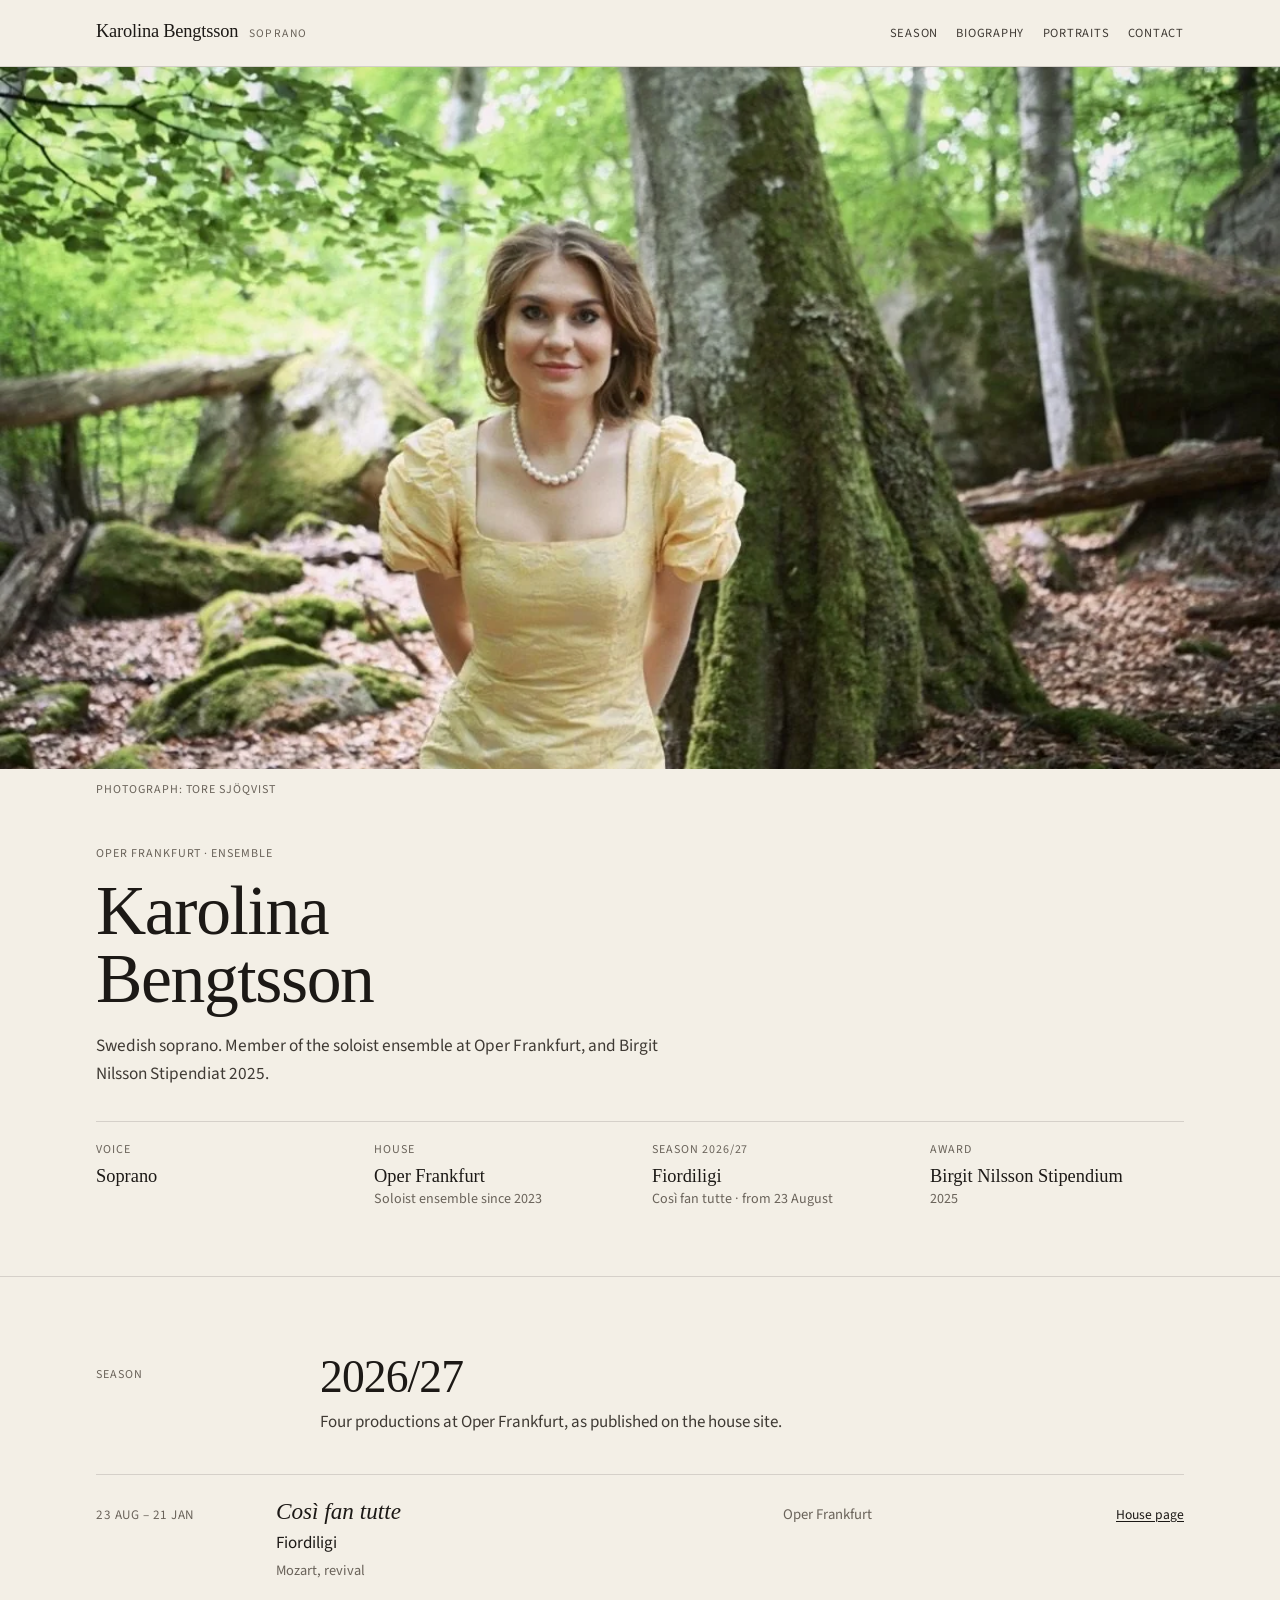
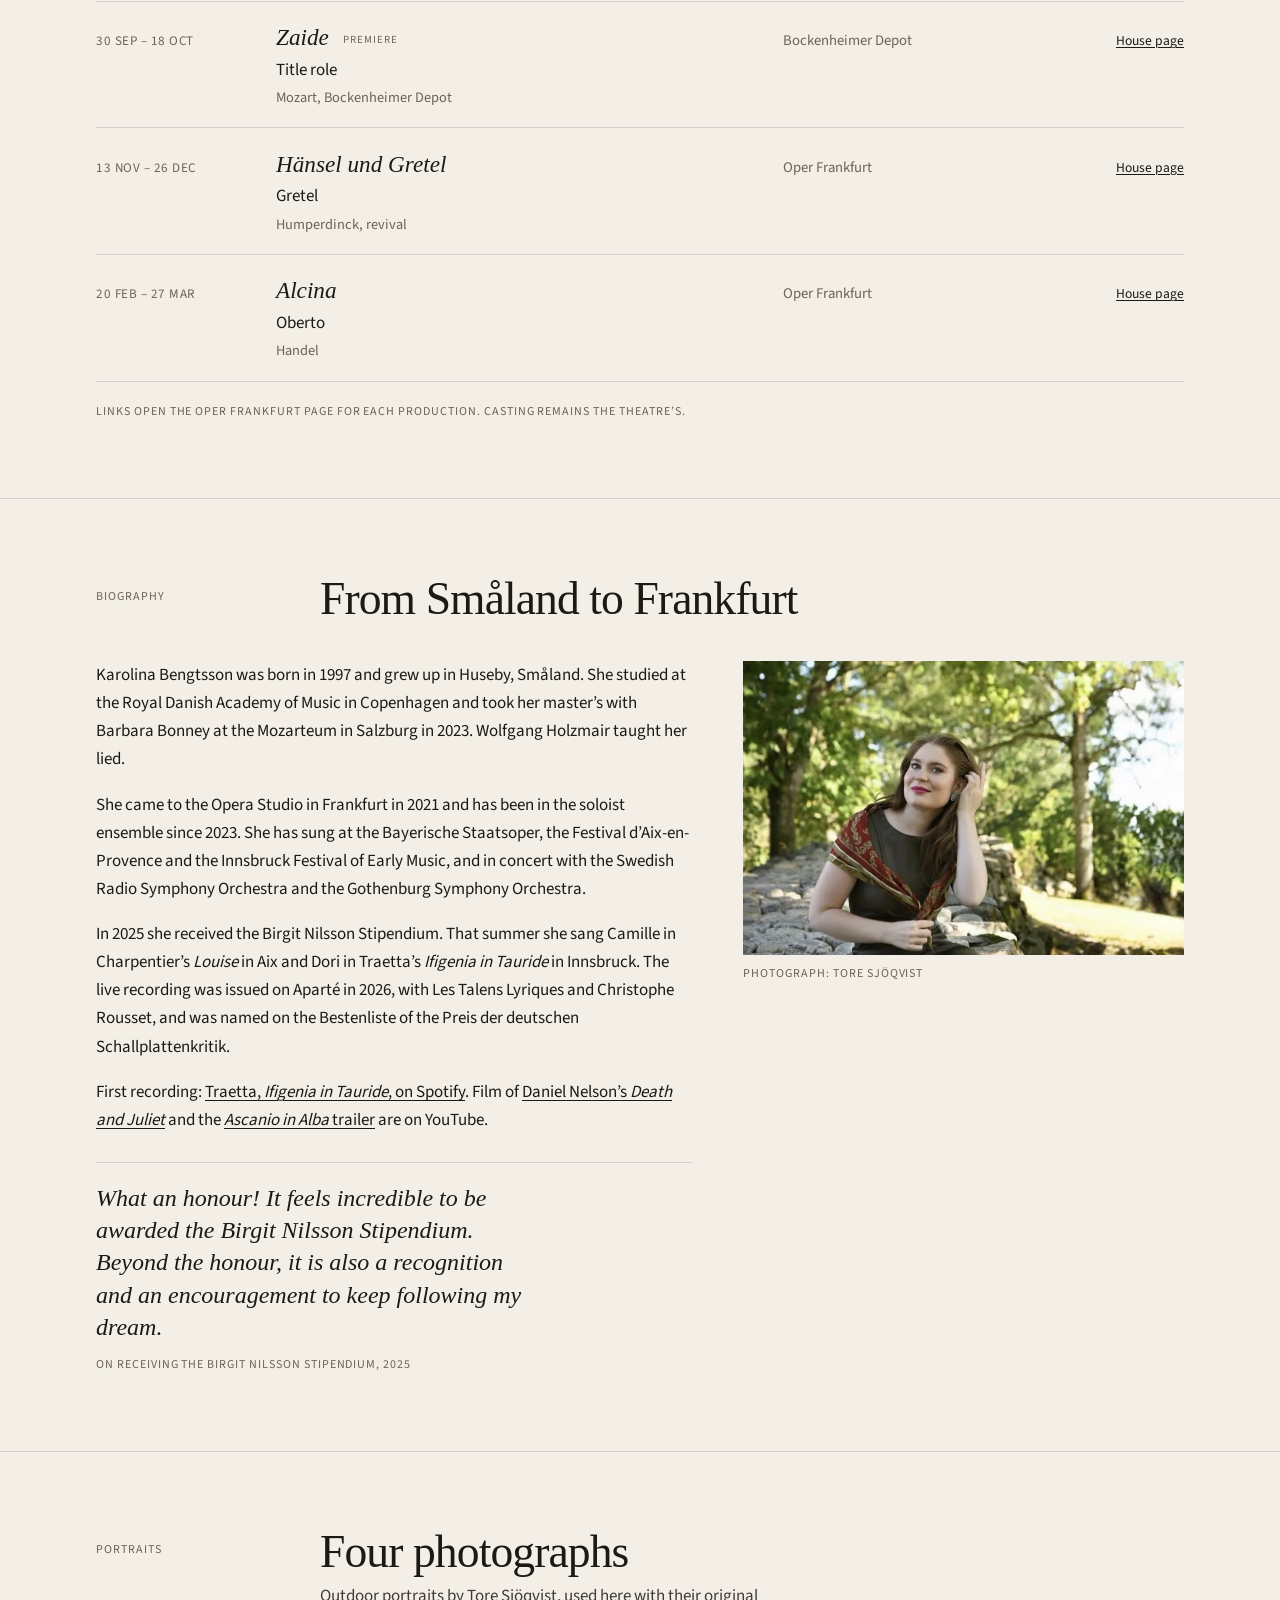
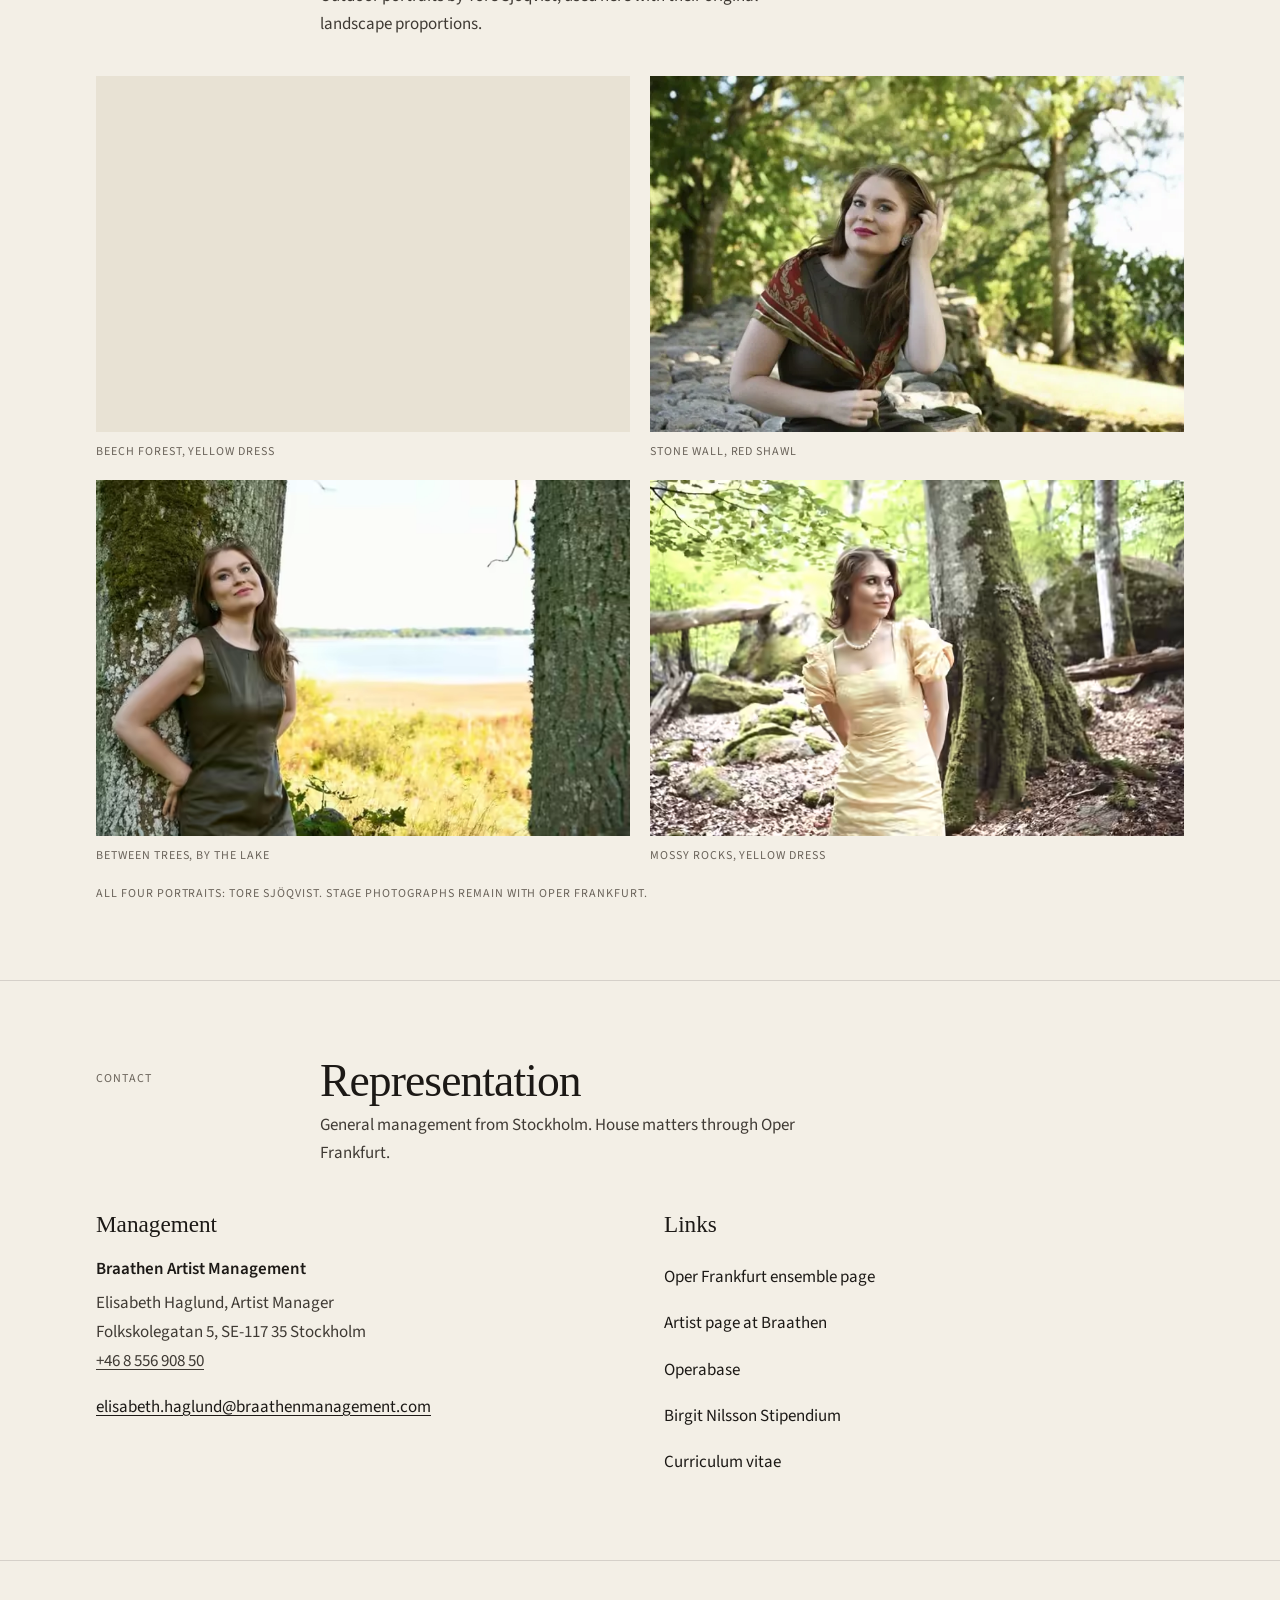
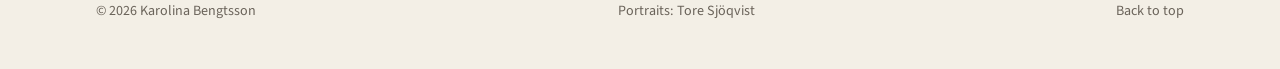
<file: index.html>
<!DOCTYPE html>
<html lang="en">
<head>
  <meta charset="utf-8">
  <meta name="viewport" content="width=device-width, initial-scale=1, viewport-fit=cover">
  <title>Karolina Bengtsson — Soprano</title>
  <meta name="description" content="Karolina Bengtsson, Swedish soprano. Ensemble member at Oper Frankfurt and Birgit Nilsson Stipendiat 2025.">
  <meta name="theme-color" content="#f3efe6">
  <meta name="robots" content="index,follow">
  <link rel="canonical" href="https://karolinabengtsson.com/">
  <meta property="og:title" content="Karolina Bengtsson — Soprano">
  <meta property="og:description" content="Swedish soprano. Ensemble, Oper Frankfurt. Birgit Nilsson Stipendium 2025.">
  <meta property="og:type" content="website">
  <meta property="og:url" content="https://karolinabengtsson.com/">
  <meta property="og:image" content="https://karolinabengtsson.com/img/forest-front.jpg">
  <meta property="og:locale" content="en_GB">
  <meta name="twitter:card" content="summary_large_image">
  <meta name="twitter:title" content="Karolina Bengtsson — Soprano">
  <meta name="twitter:description" content="Swedish soprano. Ensemble, Oper Frankfurt. Birgit Nilsson Stipendium 2025.">
  <meta name="twitter:image" content="https://karolinabengtsson.com/img/forest-front.jpg">
  <link rel="icon" href="favicon.svg" type="image/svg+xml">
  <link rel="preload" href="fonts/source-sans-3-400.woff2" as="font" type="font/woff2" crossorigin>
  <link rel="preload" href="fonts/source-sans-3-600.woff2" as="font" type="font/woff2" crossorigin>
  <link rel="preload" as="image" type="image/webp" href="img/forest-front.webp" imagesrcset="img/forest-front-480.webp 480w, img/forest-front-768.webp 768w, img/forest-front.webp 1178w" imagesizes="100vw">
  <link rel="stylesheet" href="css/site.css?v=20260823g">
  <script type="application/ld+json">
  {
    "@context": "https://schema.org",
    "@graph": [
      {
        "@type": "WebSite",
        "name": "Karolina Bengtsson",
        "url": "https://karolinabengtsson.com/",
        "inLanguage": "en"
      },
      {
        "@type": "Person",
        "name": "Karolina Bengtsson",
        "jobTitle": "Soprano",
        "url": "https://karolinabengtsson.com/",
        "image": "https://karolinabengtsson.com/img/forest-front.jpg",
        "nationality": "SE",
        "affiliation": {
          "@type": "PerformingGroup",
          "name": "Oper Frankfurt",
          "url": "https://www.oper-frankfurt.de/en/ensemble/opera-studio/?detail=1144"
        },
        "worksFor": {
          "@type": "Organization",
          "name": "Braathen Artist Management",
          "url": "https://www.braathenmanagement.com/eng/artists/karolina-bengtsson"
        }
      }
    ]
  }
  </script>
  <script src="js/site.js?v=20260823g" defer></script>
</head>
<body>
  <a class="skip" href="#main">Skip to content</a>

  <header class="site-header">
    <div class="wrap header-inner">
      <a class="wordmark" href="#top">
        <span class="wordmark-name">Karolina Bengtsson</span>
        <span class="wordmark-voice">Soprano</span>
      </a>
      <nav class="nav" aria-label="Sections">
        <a href="#season">Season</a>
        <a href="#biography">Biography</a>
        <a href="#portraits">Portraits</a>
        <a href="#contact">Contact</a>
      </nav>
    </div>
  </header>

  <main id="main">
    <section class="hero" id="top" aria-labelledby="hero-title">
      <figure class="hero-media">
        <picture>
          <source type="image/webp" srcset="img/forest-front-480.webp 480w, img/forest-front-768.webp 768w, img/forest-front.webp 1178w" sizes="100vw">
          <img
            src="img/forest-front.jpg"
            srcset="img/forest-front-480.jpg 480w, img/forest-front-768.jpg 768w, img/forest-front.jpg 1178w"
            sizes="100vw"
            width="1178"
            height="781"
            alt="Karolina Bengtsson in a yellow dress standing in a mossy forest beside a large tree."
            fetchpriority="high"
            decoding="async"
          >
        </picture>
        <figcaption class="meta wrap">Photograph: Tore Sjöqvist</figcaption>
      </figure>

      <div class="wrap hero-copy">
        <p class="hero-kicker meta">Oper Frankfurt · Ensemble</p>
        <h1 class="hero-title" id="hero-title">
          <span>Karolina</span>
          <span>Bengtsson</span>
        </h1>
        <p class="hero-lede">
          Swedish soprano. Member of the soloist ensemble at Oper Frankfurt,
          and Birgit Nilsson Stipendiat 2025.
        </p>

        <dl class="facts">
          <div>
            <dt class="meta">Voice</dt>
            <dd>Soprano</dd>
          </div>
          <div>
            <dt class="meta">House</dt>
            <dd>Oper Frankfurt<small>Soloist ensemble since 2023</small></dd>
          </div>
          <div>
            <dt class="meta">Season 2026/27</dt>
            <dd>Fiordiligi<small>Così fan tutte · from 23 August</small></dd>
          </div>
          <div>
            <dt class="meta">Award</dt>
            <dd>Birgit Nilsson Stipendium<small>2025</small></dd>
          </div>
        </dl>
      </div>
    </section>

    <section class="section" id="season" aria-labelledby="season-title">
      <div class="wrap">
        <header class="section-head">
          <p class="meta">Season</p>
          <div>
            <h2 class="section-title" id="season-title">2026/27</h2>
            <p class="section-deck">Four productions at Oper Frankfurt, as published on the house site.</p>
          </div>
        </header>

        <div class="season-list">
          <article class="season-row">
            <p class="season-dates">23 Aug – 21 Jan</p>
            <div class="season-main">
              <h3 class="season-work"><em>Così fan tutte</em></h3>
              <p class="season-role">Fiordiligi</p>
              <p class="season-sub">Mozart, revival</p>
            </div>
            <p class="season-venue">Oper Frankfurt</p>
            <a class="season-link" href="https://www.oper-frankfurt.de/en/season-calendar/cosi-fan-tutte_4/" rel="noopener noreferrer">House page</a>
          </article>

          <article class="season-row">
            <p class="season-dates">30 Sep – 18 Oct</p>
            <div class="season-main">
              <h3 class="season-work"><em>Zaide</em> <span class="season-flag">Premiere</span></h3>
              <p class="season-role">Title role</p>
              <p class="season-sub">Mozart, Bockenheimer Depot</p>
            </div>
            <p class="season-venue">Bockenheimer Depot</p>
            <a class="season-link" href="https://www.oper-frankfurt.de/en/season-calendar/zaide/" rel="noopener noreferrer">House page</a>
          </article>

          <article class="season-row">
            <p class="season-dates">13 Nov – 26 Dec</p>
            <div class="season-main">
              <h3 class="season-work"><em>Hänsel und Gretel</em></h3>
              <p class="season-role">Gretel</p>
              <p class="season-sub">Humperdinck, revival</p>
            </div>
            <p class="season-venue">Oper Frankfurt</p>
            <a class="season-link" href="https://www.oper-frankfurt.de/en/season-calendar/haensel-und-gretel_5/" rel="noopener noreferrer">House page</a>
          </article>

          <article class="season-row">
            <p class="season-dates">20 Feb – 27 Mar</p>
            <div class="season-main">
              <h3 class="season-work"><em>Alcina</em></h3>
              <p class="season-role">Oberto</p>
              <p class="season-sub">Handel</p>
            </div>
            <p class="season-venue">Oper Frankfurt</p>
            <a class="season-link" href="https://www.oper-frankfurt.de/en/season-calendar/alcina_2/" rel="noopener noreferrer">House page</a>
          </article>
        </div>
        <p class="season-note meta">Links open the Oper Frankfurt page for each production. Casting remains the theatre’s.</p>
      </div>
    </section>

    <section class="section" id="biography" aria-labelledby="bio-title">
      <div class="wrap">
        <header class="section-head">
          <p class="meta">Biography</p>
          <div>
            <h2 class="section-title" id="bio-title">From Småland to Frankfurt</h2>
          </div>
        </header>

        <div class="bio-layout">
          <article class="prose">
            <p>
              Karolina Bengtsson was born in 1997 and grew up in Huseby, Småland.
              She studied at the Royal Danish Academy of Music in Copenhagen and
              took her master’s with Barbara Bonney at the Mozarteum in Salzburg
              in 2023. Wolfgang Holzmair taught her lied.
            </p>
            <p>
              She came to the Opera Studio in Frankfurt in 2021 and has been in
              the soloist ensemble since 2023. She has sung at the Bayerische
              Staatsoper, the Festival d’Aix-en-Provence and the Innsbruck
              Festival of Early Music, and in concert with the Swedish Radio
              Symphony Orchestra and the Gothenburg Symphony Orchestra.
            </p>
            <p>
              In 2025 she received the Birgit Nilsson Stipendium. That summer she
              sang Camille in Charpentier’s <em>Louise</em> in Aix and Dori in
              Traetta’s <em>Ifigenia in Tauride</em> in Innsbruck. The live
              recording was issued on Aparté in 2026, with Les Talens Lyriques
              and Christophe Rousset, and was named on the Bestenliste of the
              Preis der deutschen Schallplattenkritik.
            </p>
            <p>
              First recording:
              <a href="https://open.spotify.com/album/5rzAMl6n2ywCcNQu5QBjhY" rel="noopener noreferrer">Traetta, <em>Ifigenia in Tauride</em>, on Spotify</a>.
              Film of
              <a href="https://www.youtube.com/watch?v=NmS4oUnsts4" rel="noopener noreferrer">Daniel Nelson’s <em>Death and Juliet</em></a>
              and the
              <a href="https://www.youtube.com/watch?v=KSe2OZpDYwQ" rel="noopener noreferrer"><em>Ascanio in Alba</em> trailer</a>
              are on YouTube.
            </p>
            <figure class="pull">
              <blockquote>
                What an honour! It feels incredible to be awarded the Birgit Nilsson Stipendium. Beyond the honour, it is also a recognition and an encouragement to keep following my dream.
              </blockquote>
              <figcaption class="meta">On receiving the Birgit Nilsson Stipendium, 2025</figcaption>
            </figure>
          </article>

          <figure class="portrait stonewall">
            <picture>
              <source type="image/webp" srcset="img/stonewall-480.webp 480w, img/stonewall-768.webp 768w, img/stonewall.webp 1024w" sizes="(max-width: 860px) 92vw, 38vw">
              <img
                src="img/stonewall.jpg"
                srcset="img/stonewall-480.jpg 480w, img/stonewall-768.jpg 768w, img/stonewall.jpg 1024w"
                sizes="(max-width: 860px) 92vw, 38vw"
                width="1024"
                height="683"
                alt="Karolina Bengtsson seated outdoors in a dark dress with a red patterned shawl."
                loading="lazy"
                decoding="async"
              >
            </picture>
            <figcaption class="meta">Photograph: Tore Sjöqvist</figcaption>
          </figure>
        </div>
      </div>
    </section>

    <section class="section" id="portraits" aria-labelledby="portraits-title">
      <div class="wrap">
        <header class="section-head">
          <p class="meta">Portraits</p>
          <div>
            <h2 class="section-title" id="portraits-title">Four photographs</h2>
            <p class="section-deck">Outdoor portraits by Tore Sjöqvist, used here with their original landscape proportions.</p>
          </div>
        </header>

        <div class="gallery-grid">
          <figure class="portrait forest-front">
            <picture>
              <source type="image/webp" srcset="img/forest-front-480.webp 480w, img/forest-front-768.webp 768w, img/forest-front.webp 1178w" sizes="(max-width: 700px) 92vw, 46vw">
              <img
                src="img/forest-front.jpg"
                srcset="img/forest-front-480.jpg 480w, img/forest-front-768.jpg 768w, img/forest-front.jpg 1178w"
                sizes="(max-width: 700px) 92vw, 46vw"
                width="1178"
                height="781"
                alt="Karolina Bengtsson in a yellow dress standing in a mossy forest beside a large tree."
                loading="lazy"
                decoding="async"
              >
            </picture>
            <figcaption class="meta">Beech forest, yellow dress</figcaption>
          </figure>

          <figure class="portrait stonewall">
            <picture>
              <source type="image/webp" srcset="img/stonewall-480.webp 480w, img/stonewall-768.webp 768w, img/stonewall.webp 1024w" sizes="(max-width: 700px) 92vw, 46vw">
              <img
                src="img/stonewall.jpg"
                srcset="img/stonewall-480.jpg 480w, img/stonewall-768.jpg 768w, img/stonewall.jpg 1024w"
                sizes="(max-width: 700px) 92vw, 46vw"
                width="1024"
                height="683"
                alt="Karolina Bengtsson seated outdoors in a dark dress with a red patterned shawl."
                loading="lazy"
                decoding="async"
              >
            </picture>
            <figcaption class="meta">Stone wall, red shawl</figcaption>
          </figure>

          <figure class="portrait lakeside">
            <picture>
              <source type="image/avif" srcset="img/lakeside-480.avif 480w, img/lakeside-640.avif 640w, img/lakeside-768.avif 768w, img/lakeside.avif 1024w" sizes="(max-width: 700px) 92vw, 46vw">
              <source type="image/webp" srcset="img/lakeside-480.webp 480w, img/lakeside-640.webp 640w, img/lakeside-768.webp 768w, img/lakeside.webp 1024w" sizes="(max-width: 700px) 92vw, 46vw">
              <img
                src="img/lakeside.jpg"
                srcset="img/lakeside-480.jpg 480w, img/lakeside-640.jpg 640w, img/lakeside-768.jpg 768w, img/lakeside.jpg 1024w"
                sizes="(max-width: 700px) 92vw, 46vw"
                width="1024"
                height="684"
                alt="Karolina Bengtsson in a dark dress standing between trees by a lake."
                loading="lazy"
                decoding="async"
              >
            </picture>
            <figcaption class="meta">Between trees, by the lake</figcaption>
          </figure>

          <figure class="portrait forest-look">
            <picture>
              <source type="image/avif" srcset="img/forest-look-480.avif 480w, img/forest-look-768.avif 768w, img/forest-look.avif 1178w" sizes="(max-width: 700px) 92vw, 46vw">
              <source type="image/webp" srcset="img/forest-look-480.webp 480w, img/forest-look-768.webp 768w, img/forest-look.webp 1178w" sizes="(max-width: 700px) 92vw, 46vw">
              <img
                src="img/forest-look.jpg"
                srcset="img/forest-look-480.jpg 480w, img/forest-look-768.jpg 768w, img/forest-look.jpg 1178w"
                sizes="(max-width: 700px) 92vw, 46vw"
                width="1178"
                height="767"
                alt="Karolina Bengtsson in a yellow dress among mossy rocks in a forest, looking aside."
                loading="lazy"
                decoding="async"
              >
            </picture>
            <figcaption class="meta">Mossy rocks, yellow dress</figcaption>
          </figure>
        </div>
        <p class="gallery-credit meta">All four portraits: Tore Sjöqvist. Stage photographs remain with Oper Frankfurt.</p>
      </div>
    </section>

    <section class="section" id="contact" aria-labelledby="contact-title">
      <div class="wrap">
        <header class="section-head">
          <p class="meta">Contact</p>
          <div>
            <h2 class="section-title" id="contact-title">Representation</h2>
            <p class="section-deck">General management from Stockholm. House matters through Oper Frankfurt.</p>
          </div>
        </header>

        <div class="contact-grid">
          <div>
            <h3>Management</h3>
            <p class="house">Braathen Artist Management</p>
            <address>
              Elisabeth Haglund, Artist Manager<br>
              Folkskolegatan 5, SE-117 35 Stockholm<br>
              <a href="tel:+46855690850">+46 8 556 908 50</a>
            </address>
            <a class="mail" href="mailto:elisabeth.haglund@braathenmanagement.com">elisabeth.haglund@braathenmanagement.com</a>
          </div>
          <div>
            <h3>Links</h3>
            <ul class="contact-links">
              <li>
                <a href="https://www.oper-frankfurt.de/en/ensemble/opera-studio/?detail=1144" rel="noopener noreferrer">Oper Frankfurt ensemble page</a>
              </li>
              <li>
                <a href="https://www.braathenmanagement.com/eng/artists/karolina-bengtsson" rel="noopener noreferrer">Artist page at Braathen</a>
              </li>
              <li>
                <a href="https://www.operabase.com/karolina-bengtsson-a2126785/en" rel="noopener noreferrer">Operabase</a>
              </li>
              <li>
                <a href="https://birgitnilsson.com/stipendium/en/karolina-bengtsson-awarded-this-years-birgit-nilsson-stipendium/" rel="noopener noreferrer">Birgit Nilsson Stipendium</a>
              </li>
              <li>
                <a href="press/cv.html">Curriculum vitae</a>
              </li>
            </ul>
          </div>
        </div>
      </div>
    </section>
  </main>

  <footer class="site-footer">
    <div class="wrap footer-bar">
      <p>© <span id="year">2026</span> Karolina Bengtsson</p>
      <p>Portraits: Tore Sjöqvist</p>
      <a href="#top">Back to top</a>
    </div>
  </footer>
</body>
</html>
</file>
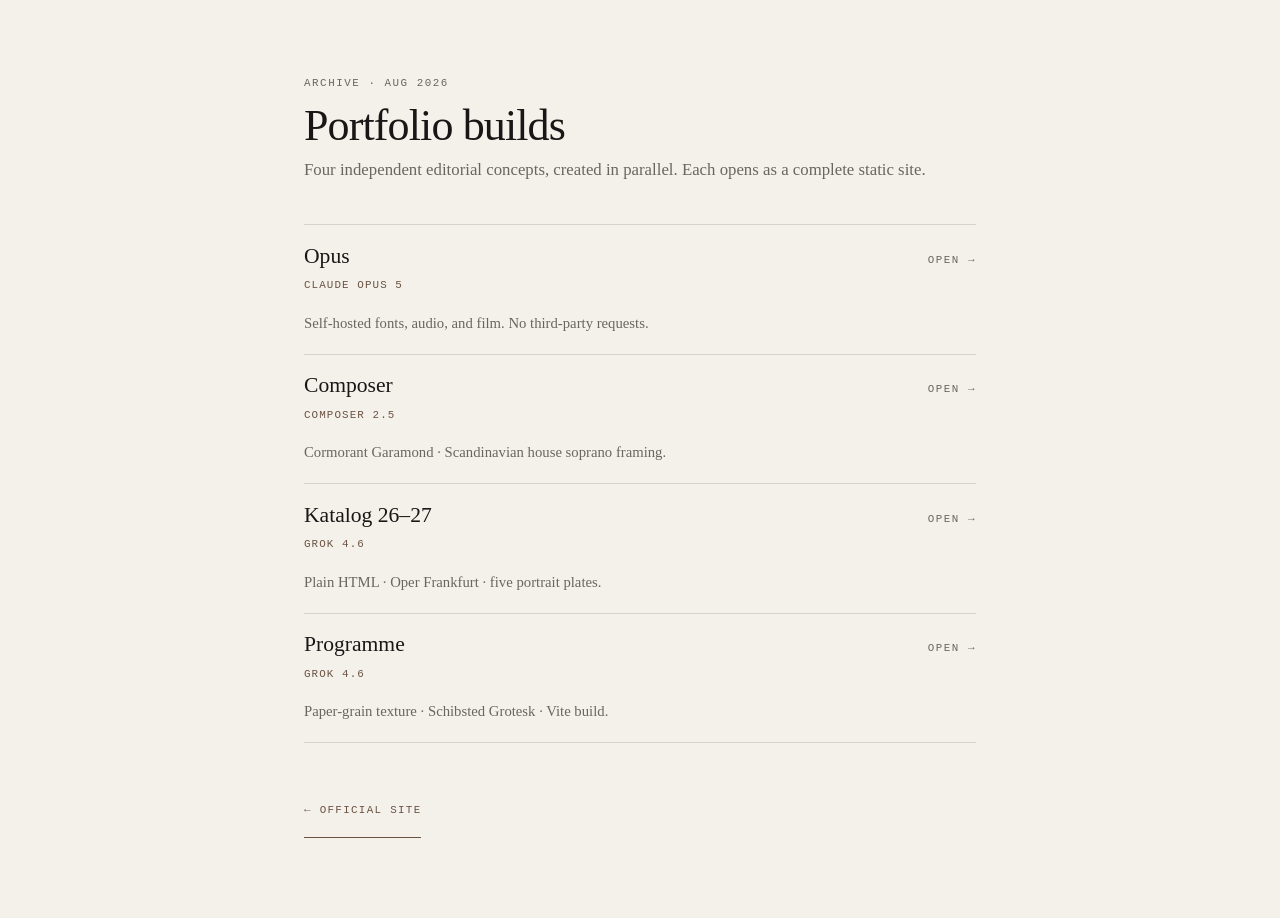
<file: builds/index.html>
<!DOCTYPE html>
<html lang="en">
<head>
  <meta charset="utf-8">
  <meta name="viewport" content="width=device-width, initial-scale=1">
  <title>Portfolio Builds — Karolina Bengtsson</title>
  <meta name="description" content="Four editorial portfolio concepts for Swedish soprano Karolina Bengtsson.">
  <meta name="robots" content="noindex">
  <style>
    :root {
      --paper: #f4f1ea;
      --ink: #181716;
      --muted: #6b6560;
      --rule: rgba(24, 23, 22, 0.14);
      --accent: #6b5344;
    }
    * { box-sizing: border-box; }
    body {
      margin: 0;
      min-height: 100vh;
      background: var(--paper);
      color: var(--ink);
      font-family: Georgia, "Times New Roman", serif;
      line-height: 1.6;
    }
    .wrap {
      width: min(42rem, 100% - 2.5rem);
      margin: 0 auto;
      padding: 4rem 0 5rem;
    }
    h1 {
      margin: 0 0 .5rem;
      font-size: clamp(2rem, 5vw, 2.75rem);
      font-weight: 500;
      letter-spacing: -0.02em;
      line-height: 1.05;
    }
    .lede {
      margin: 0 0 2.5rem;
      color: var(--muted);
      font-size: 1.05rem;
    }
    .meta {
      font-family: ui-monospace, "Courier New", monospace;
      font-size: .68rem;
      letter-spacing: .14em;
      text-transform: uppercase;
      color: var(--muted);
    }
    ul {
      list-style: none;
      margin: 0;
      padding: 0;
      border-top: 1px solid var(--rule);
    }
    li {
      border-bottom: 1px solid var(--rule);
    }
    a {
      display: grid;
      grid-template-columns: 1fr auto;
      gap: 1rem;
      align-items: baseline;
      padding: 1.15rem 0;
      color: inherit;
      text-decoration: none;
      transition: opacity .25s ease;
    }
    a:hover { opacity: .65; }
    .title {
      font-size: 1.35rem;
      line-height: 1.2;
    }
    .agent {
      font-family: ui-monospace, "Courier New", monospace;
      font-size: .68rem;
      letter-spacing: .1em;
      text-transform: uppercase;
      color: var(--accent);
    }
    .note {
      grid-column: 1 / -1;
      margin: 0;
      font-size: .92rem;
      color: var(--muted);
    }
    .back {
      display: inline-block;
      margin-top: 2.5rem;
      font-family: ui-monospace, "Courier New", monospace;
      font-size: .68rem;
      letter-spacing: .12em;
      text-transform: uppercase;
      color: var(--accent);
      text-decoration: none;
      border-bottom: 1px solid currentColor;
    }
  </style>
</head>
<body>
  <main class="wrap">
    <p class="meta">Archive · Aug 2026</p>
    <h1>Portfolio builds</h1>
    <p class="lede">Four independent editorial concepts, created in parallel. Each opens as a complete static site.</p>

    <ul>
      <li>
        <a href="opus-69b0/">
          <span>
            <span class="title">Opus</span><br>
            <span class="agent">Claude Opus 5</span>
          </span>
          <span class="meta">Open →</span>
          <p class="note">Self-hosted fonts, audio, and film. No third-party requests.</p>
        </a>
      </li>
      <li>
        <a href="composer-e3ca/">
          <span>
            <span class="title">Composer</span><br>
            <span class="agent">Composer 2.5</span>
          </span>
          <span class="meta">Open →</span>
          <p class="note">Cormorant Garamond · Scandinavian house soprano framing.</p>
        </a>
      </li>
      <li>
        <a href="grok-5cf4/">
          <span>
            <span class="title">Katalog 26–27</span><br>
            <span class="agent">Grok 4.6</span>
          </span>
          <span class="meta">Open →</span>
          <p class="note">Plain HTML · Oper Frankfurt · five portrait plates.</p>
        </a>
      </li>
      <li>
        <a href="grok-eea0/">
          <span>
            <span class="title">Programme</span><br>
            <span class="agent">Grok 4.6</span>
          </span>
          <span class="meta">Open →</span>
          <p class="note">Paper-grain texture · Schibsted Grotesk · Vite build.</p>
        </a>
      </li>
    </ul>

    <a class="back" href="../">← Official site</a>
  </main>
</body>
</html>
</file>
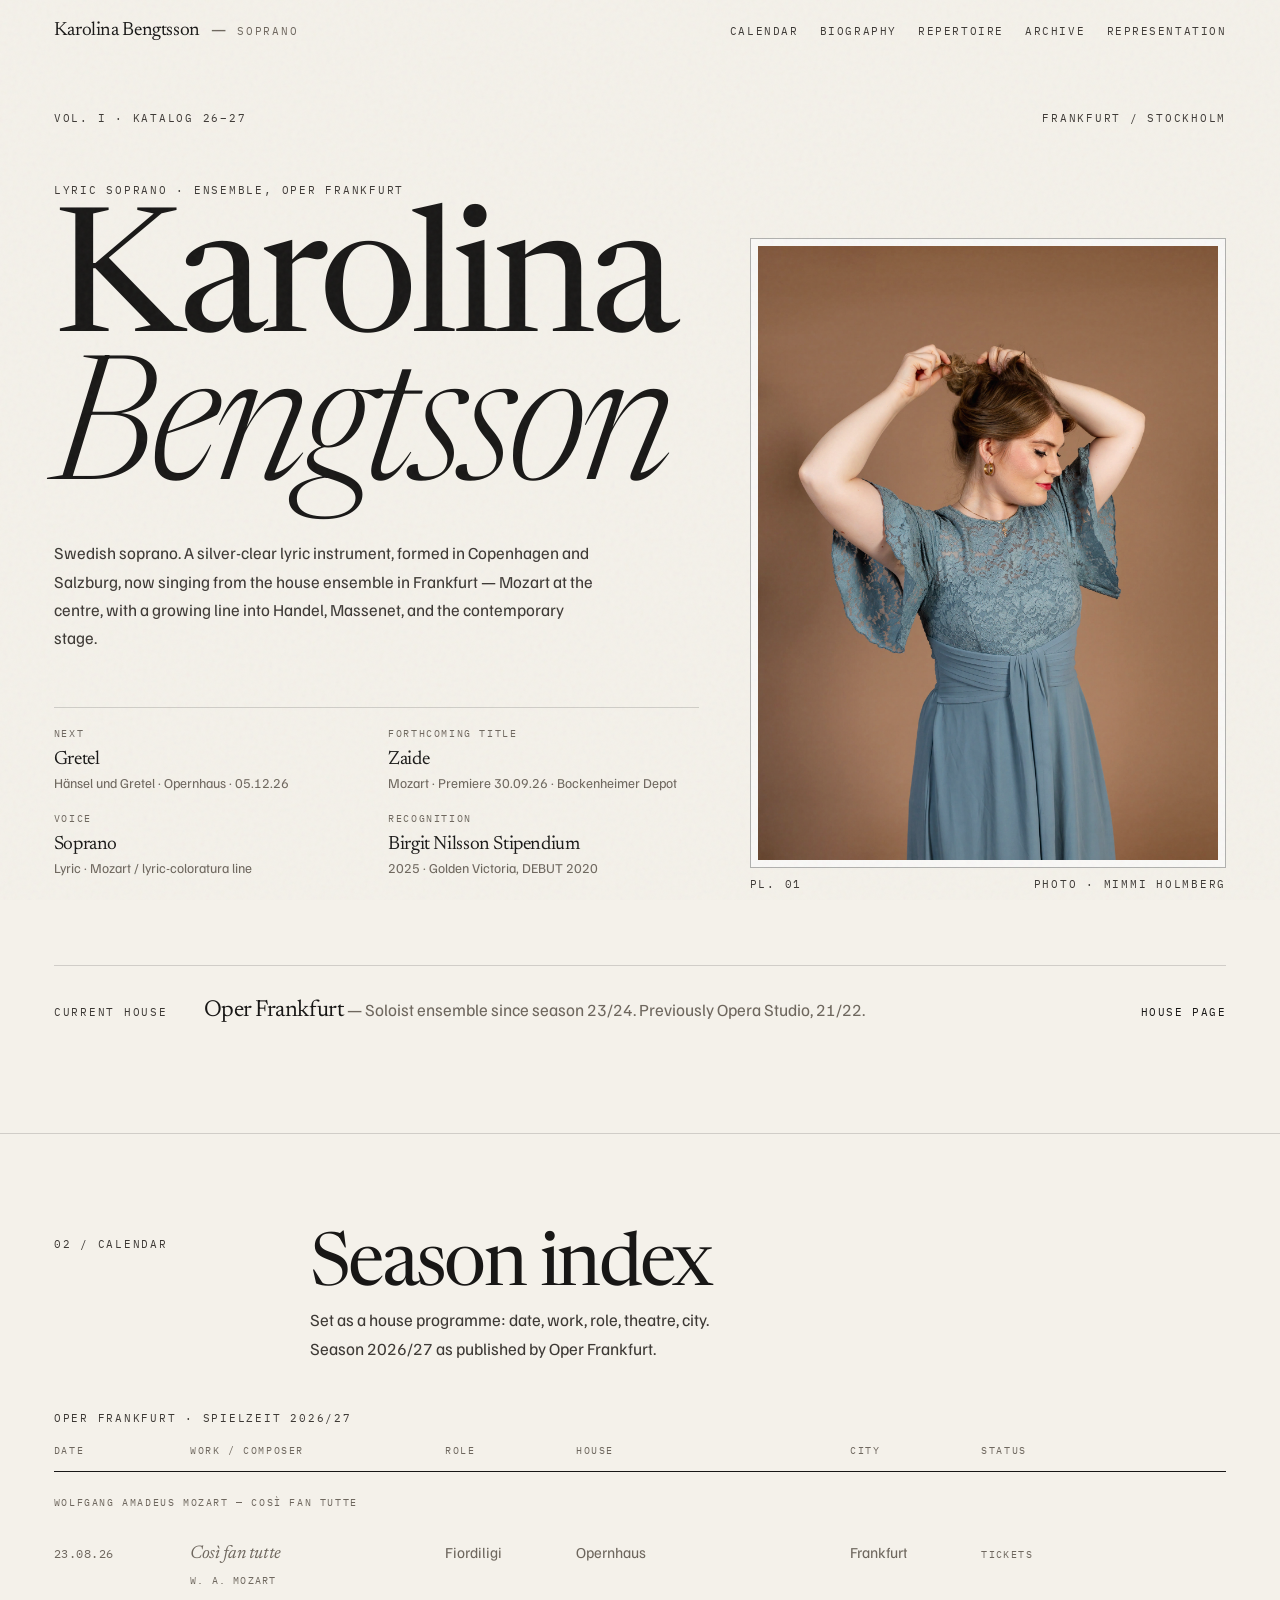
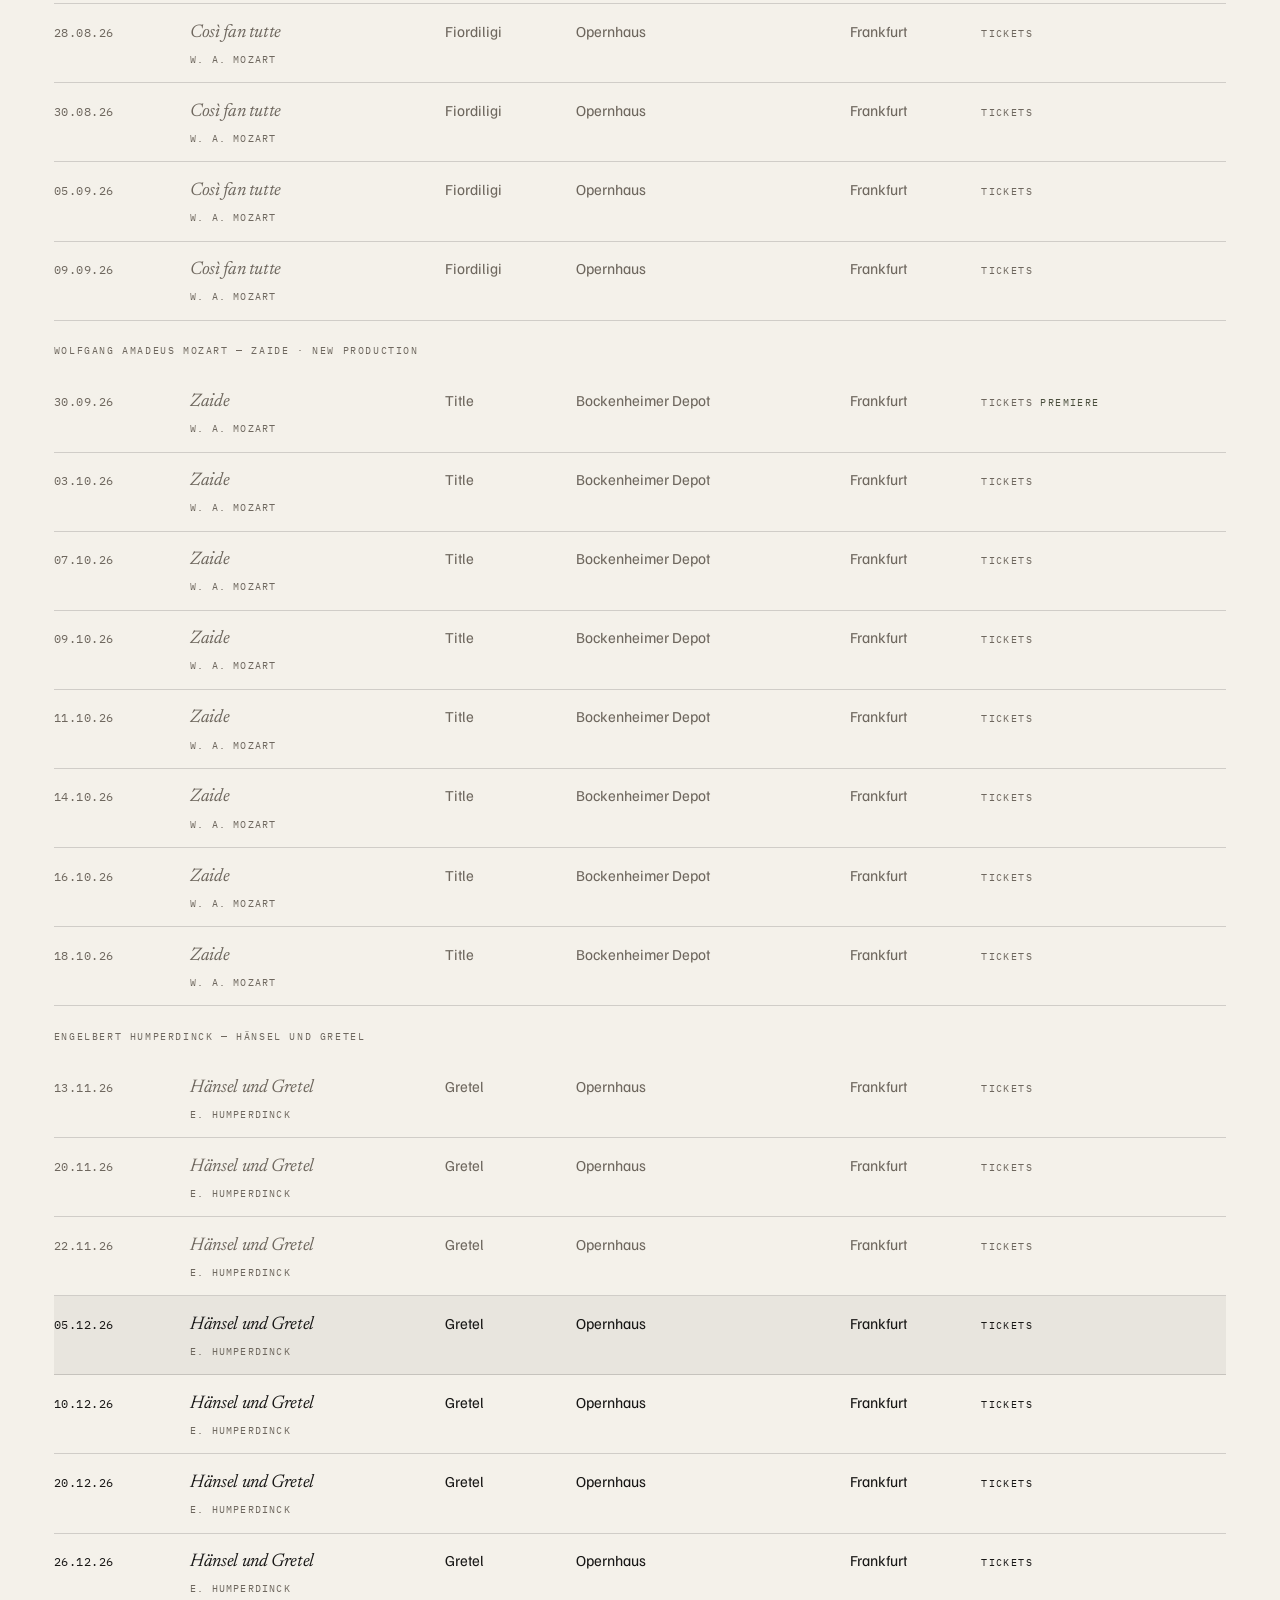
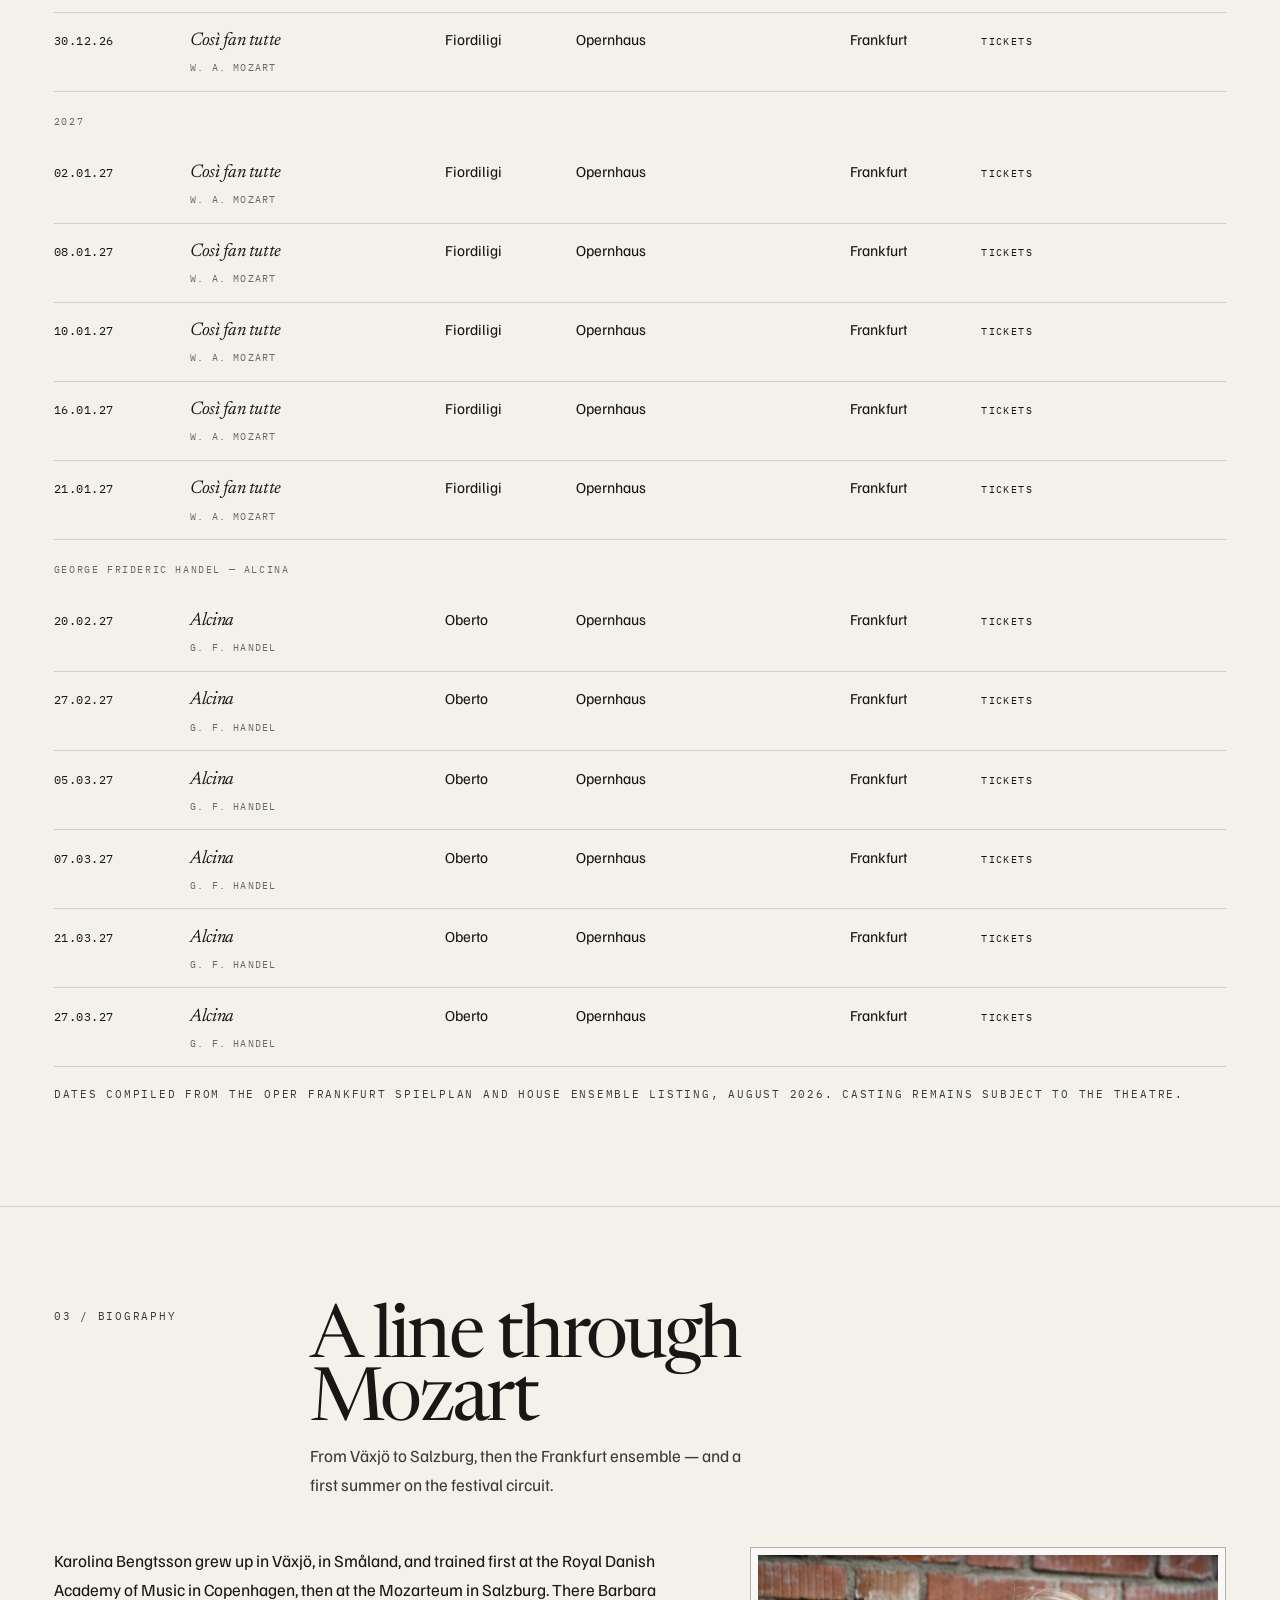
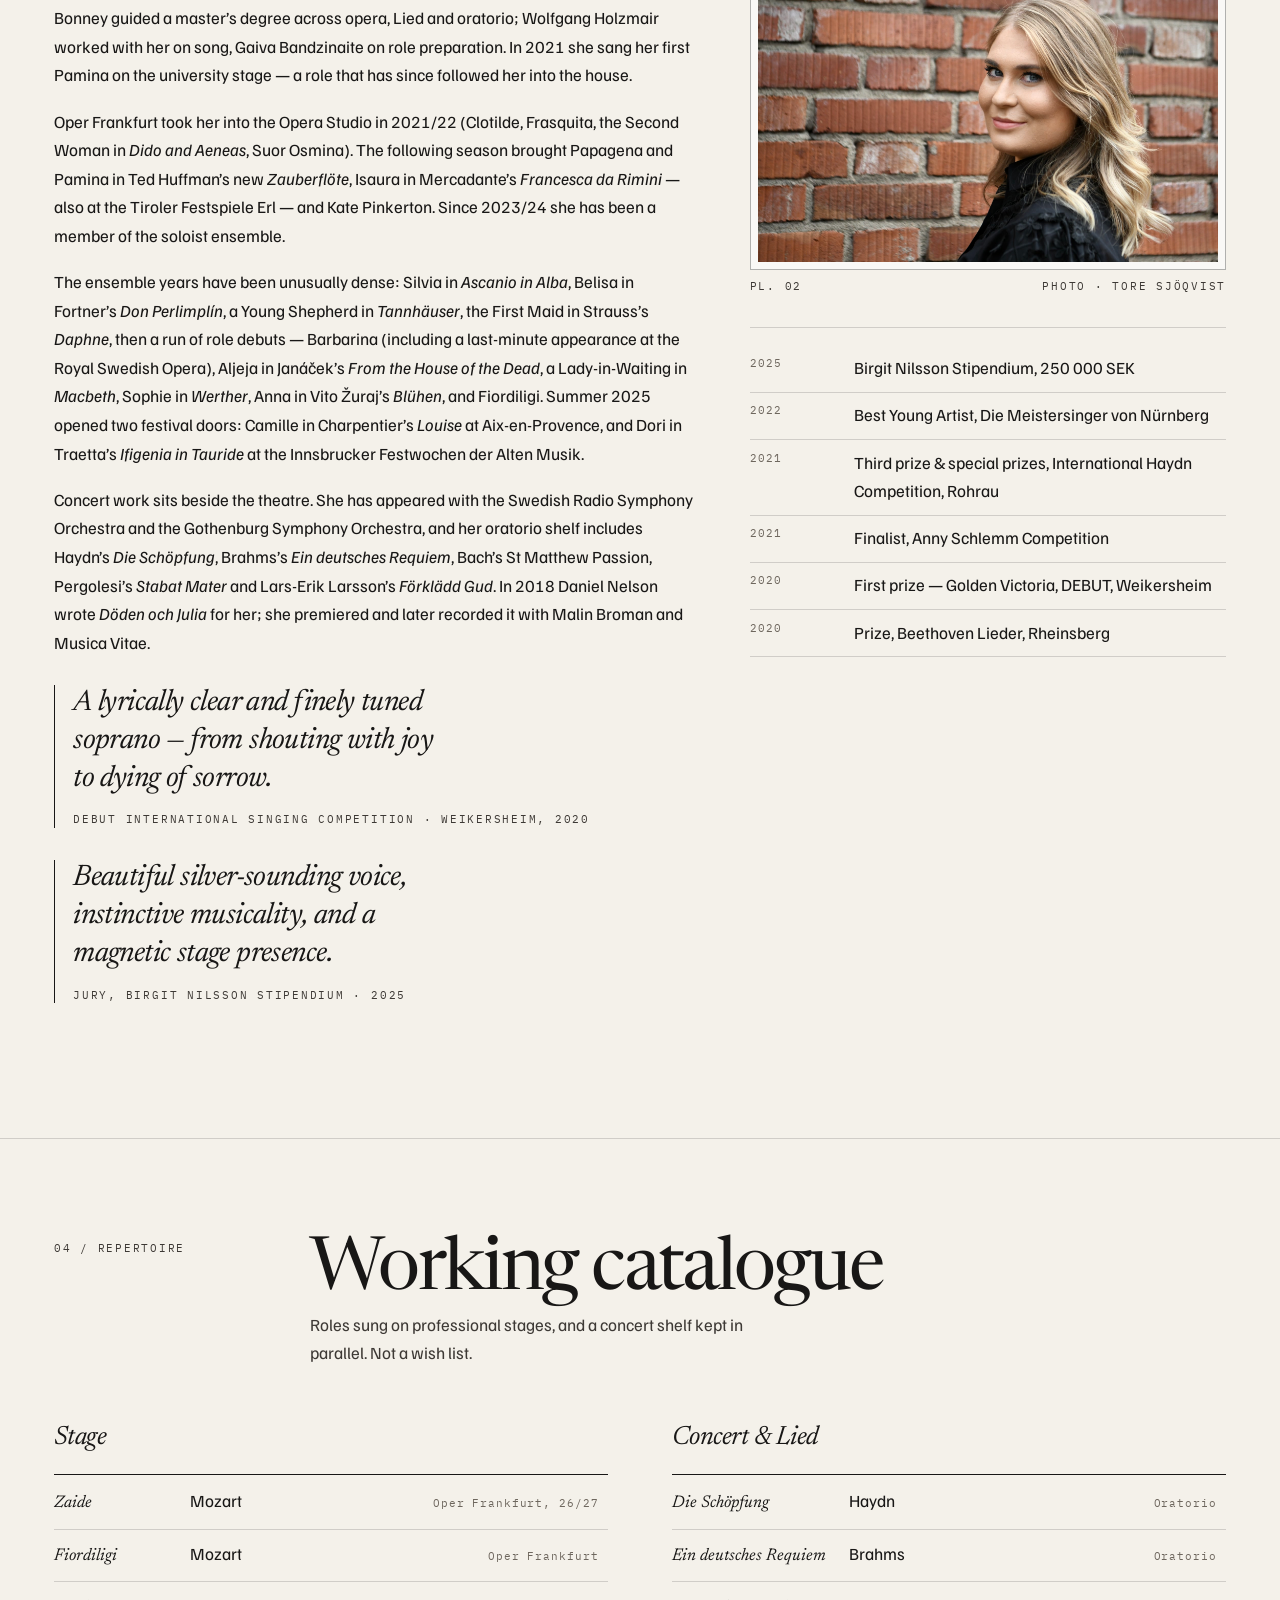
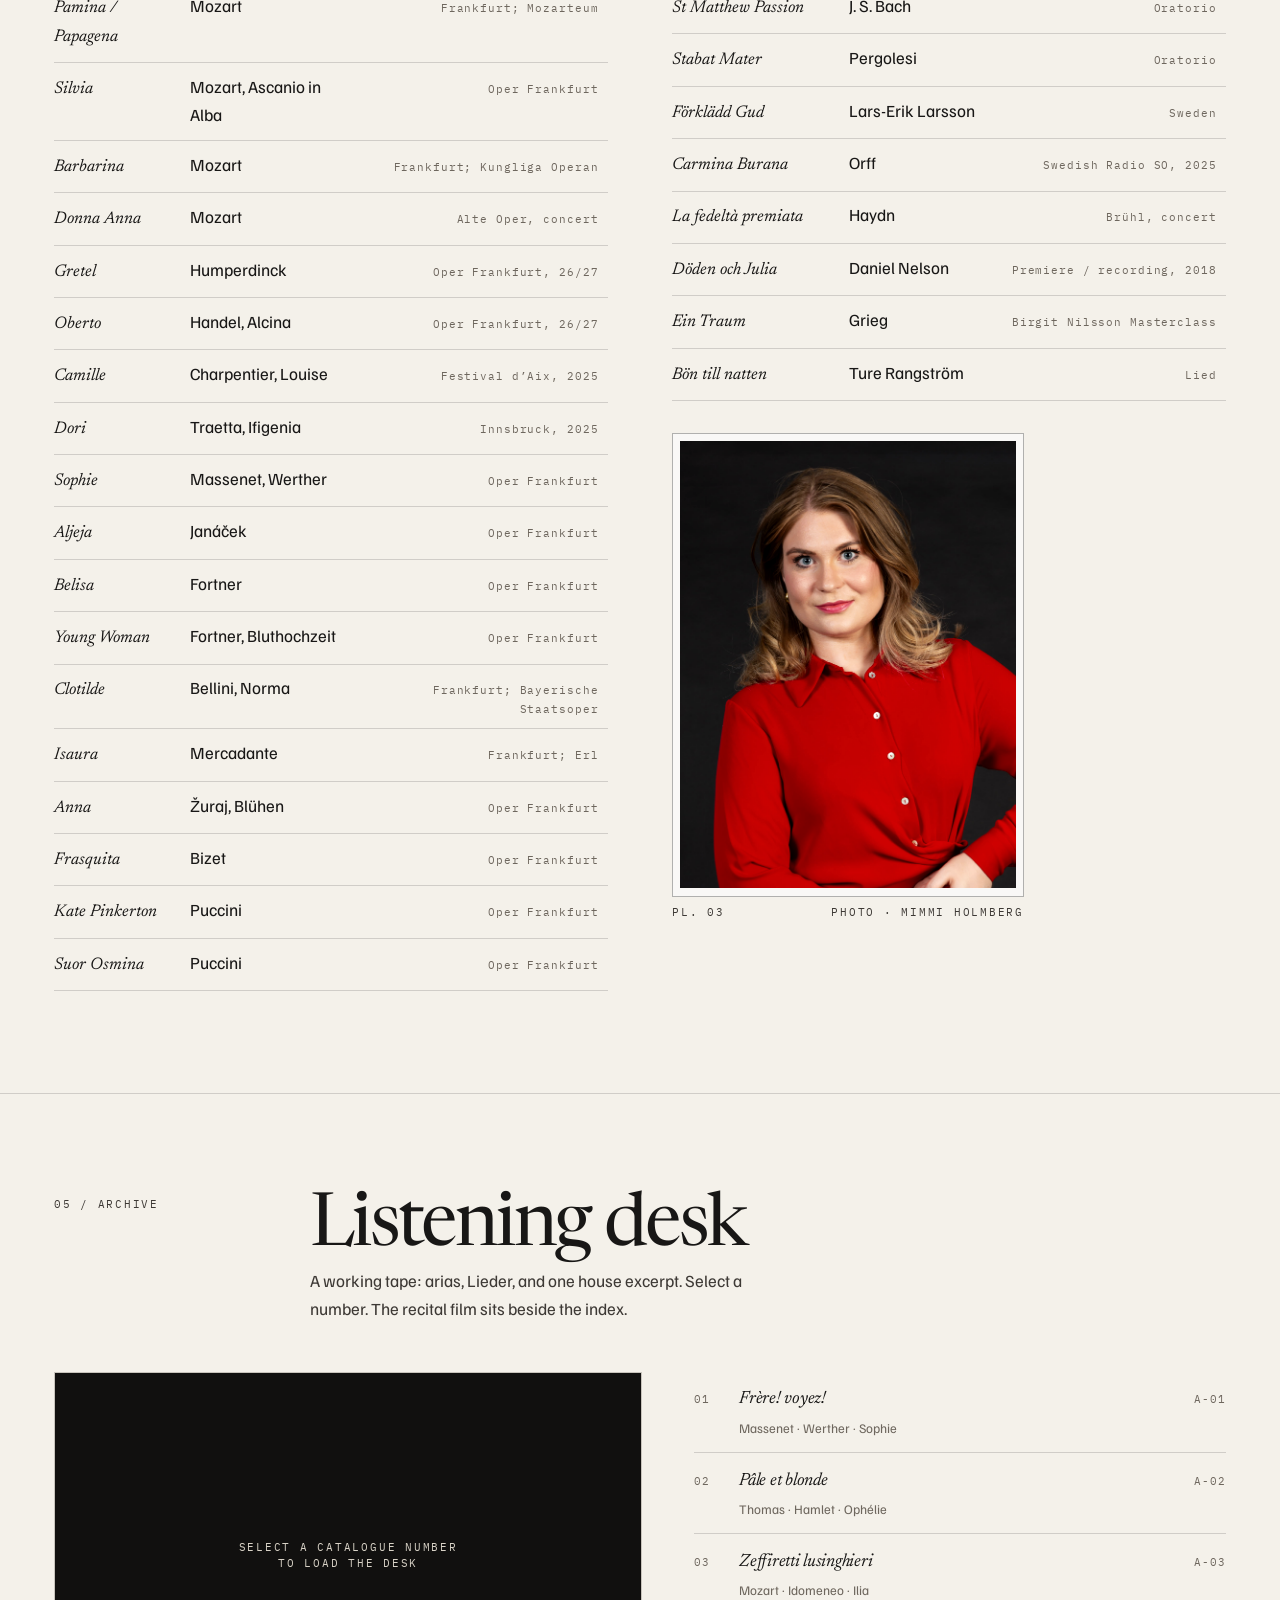
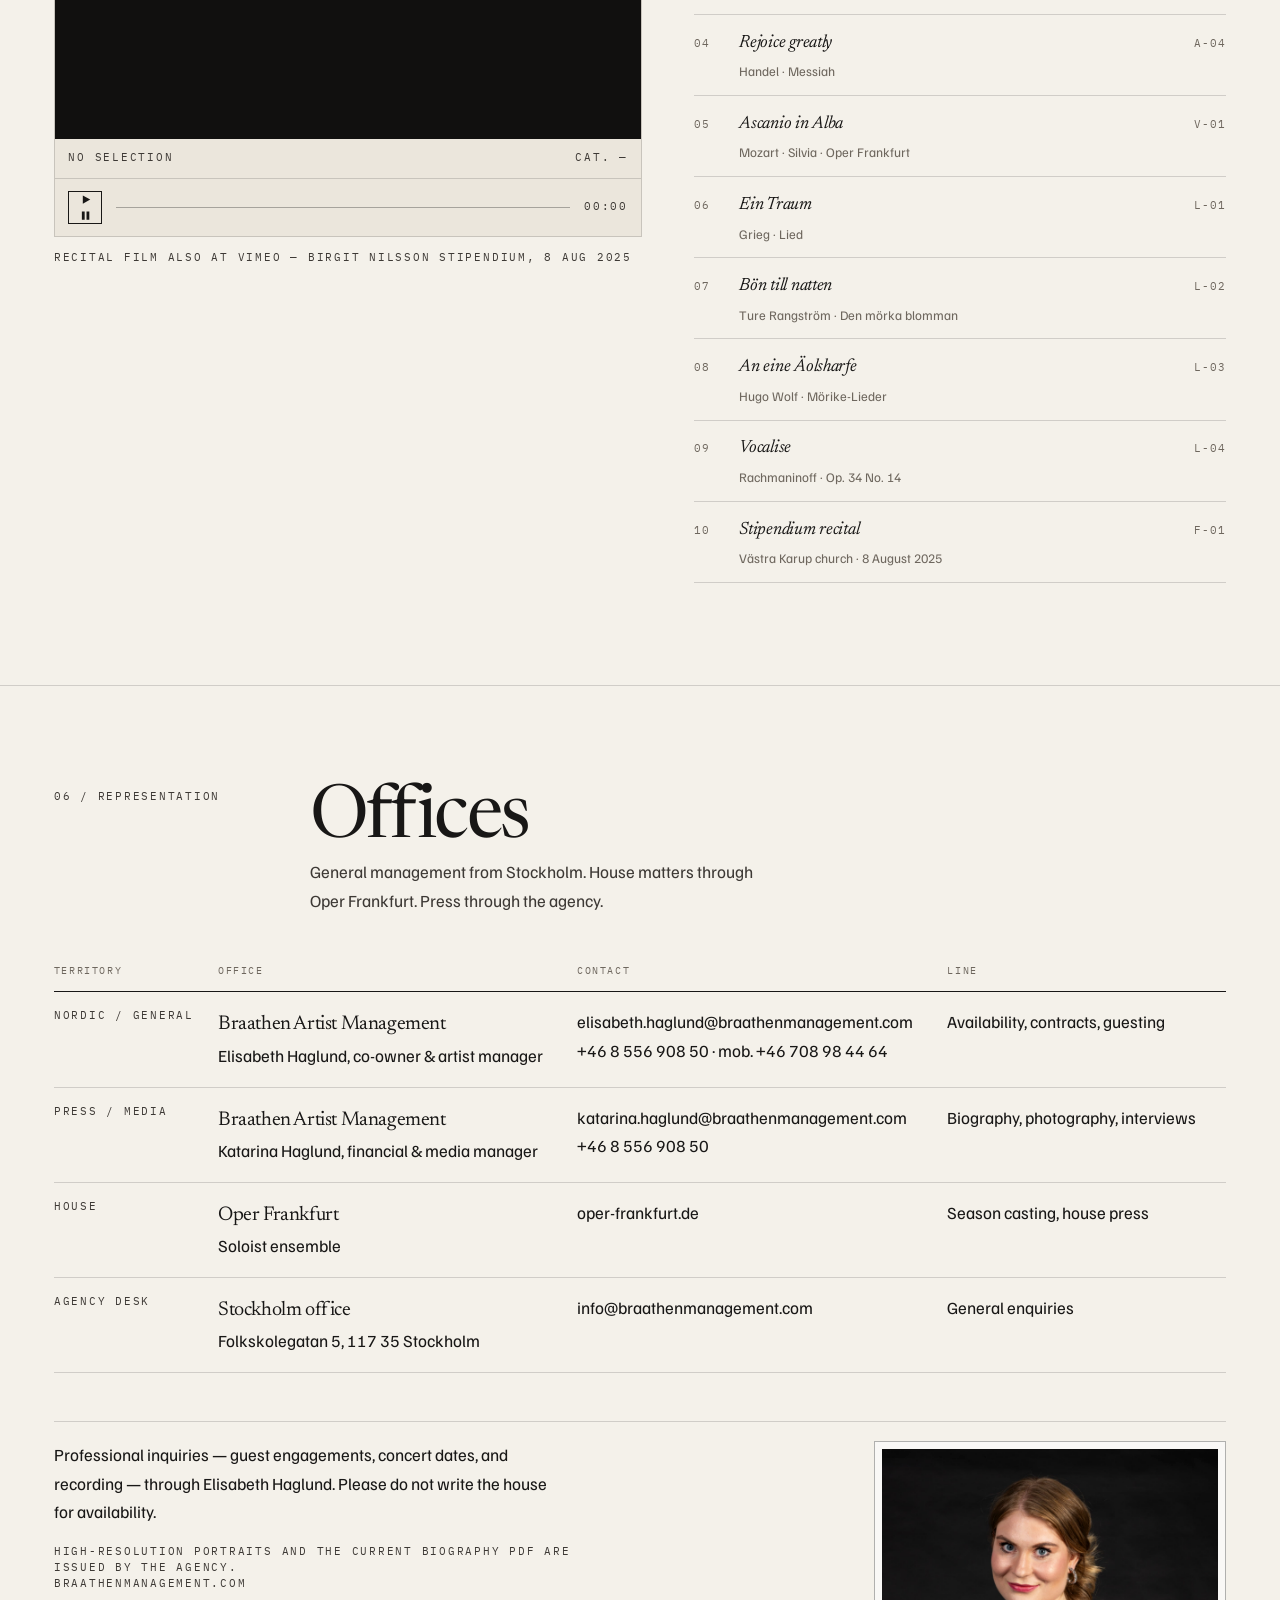
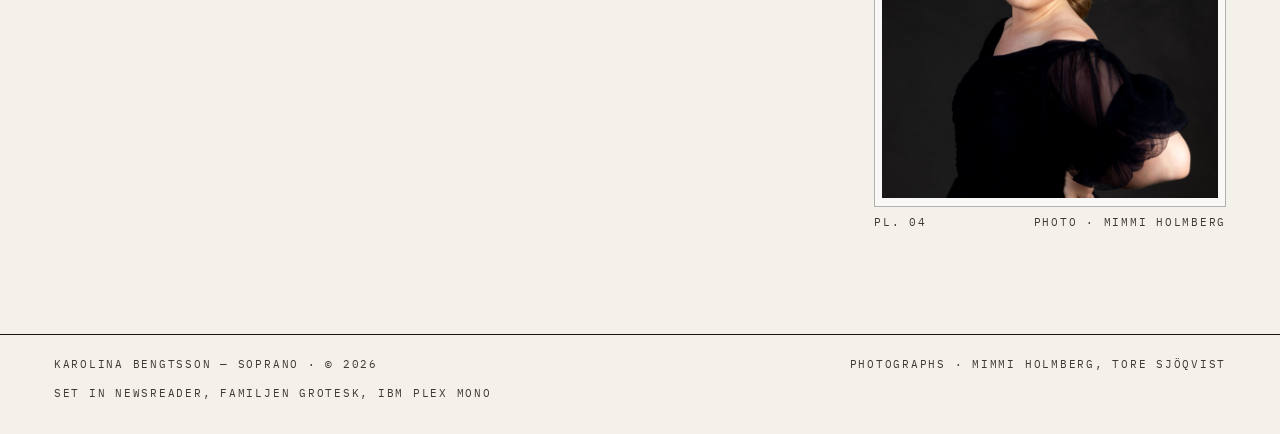
<file: builds/grok-5cf4/index.html>
<!DOCTYPE html>
<html lang="en">
<head>
  <meta charset="utf-8">
  <meta name="viewport" content="width=device-width, initial-scale=1">
  <title>Karolina Bengtsson — Soprano</title>
  <meta name="description" content="Swedish soprano Karolina Bengtsson. Ensemble member, Oper Frankfurt. Season 2026/27: title role in Mozart’s Zaide, Fiordiligi, Gretel, and Oberto.">
  <meta name="theme-color" content="#F4F1EA">
  <meta property="og:title" content="Karolina Bengtsson — Soprano">
  <meta property="og:description" content="Editorial catalogue of the Swedish soprano. Ensemble, Oper Frankfurt. Season 26–27.">
  <meta property="og:type" content="website">
  <meta property="og:image" content="assets/img/portrait-umber.jpg">
  <link rel="icon" href="assets/favicon.svg" type="image/svg+xml">
  <link rel="preconnect" href="https://fonts.googleapis.com">
  <link rel="preconnect" href="https://fonts.gstatic.com" crossorigin>
  <link href="https://fonts.googleapis.com/css2?family=Familjen+Grotesk:ital,wght@0,400;0,500;0,600;1,400&family=IBM+Plex+Mono:wght@400;500&family=Newsreader:ital,opsz,wght@0,6..72,300;0,6..72,400;0,6..72,500;1,6..72,300;1,6..72,400&display=swap" rel="stylesheet">
  <link rel="stylesheet" href="css/editorial.css">
</head>
<body>
  <a class="skip" href="#main">Skip to contents</a>

  <header class="masthead" role="banner">
    <div class="masthead-inner">
      <a class="wordmark" href="#top">
        <span class="wordmark-name">Karolina Bengtsson</span>
        <span class="wordmark-sep" aria-hidden="true">—</span>
        <span class="wordmark-voice">Soprano</span>
      </a>
      <nav class="nav" aria-label="Sections">
        <a href="#calendar">Calendar</a>
        <a href="#biography">Biography</a>
        <a href="#repertoire">Repertoire</a>
        <a href="#archive">Archive</a>
        <a href="#representation">Representation</a>
      </nav>
    </div>
  </header>

  <main id="main">
    <section class="hero" id="top" aria-labelledby="hero-title">
      <div class="hero-folio meta reveal">
        <span>Vol. I · Katalog 26–27</span>
        <span>Frankfurt / Stockholm</span>
      </div>

      <div class="hero-grid">
        <div class="reveal">
          <p class="meta" style="margin:0 0 1.1rem;">Lyric soprano · Ensemble, Oper Frankfurt</p>
          <h1 class="display hero-title" id="hero-title">
            Karolina<br>
            <em>Bengtsson</em>
          </h1>
          <p class="hero-lede">
            Swedish soprano. A silver-clear lyric instrument, formed in Copenhagen and Salzburg,
            now singing from the house ensemble in Frankfurt — Mozart at the centre, with a growing
            line into Handel, Massenet, and the contemporary stage.
          </p>

          <dl class="hero-meta">
            <div>
              <dt>This evening</dt>
              <dd>
                Fiordiligi
                <small>Così fan tutte · Opernhaus Frankfurt · 23.08.26</small>
              </dd>
            </div>
            <div>
              <dt>Forthcoming title</dt>
              <dd>
                Zaide
                <small>Mozart · Premiere 30.09.26 · Bockenheimer Depot</small>
              </dd>
            </div>
            <div>
              <dt>Voice</dt>
              <dd>
                Soprano
                <small>Lyric · Mozart / lyric-coloratura line</small>
              </dd>
            </div>
            <div>
              <dt>Recognition</dt>
              <dd>
                Birgit Nilsson Stipendium
                <small>2025 · Golden Victoria, DEBUT 2020</small>
              </dd>
            </div>
          </dl>
        </div>

        <aside class="plate reveal" aria-label="Portrait">
          <figure>
            <div class="plate-frame">
              <img
                src="assets/img/portrait-umber.jpg"
                width="1600"
                height="2133"
                alt="Karolina Bengtsson in a slate lace dress against a warm umber studio ground, pinning her hair."
              >
            </div>
            <figcaption class="meta">
              <span>Pl. 01</span>
              <span>Photo · Mimmi Holmberg</span>
            </figcaption>
          </figure>
        </aside>
      </div>

      <hr class="hero-rule">
      <div class="now-playing">
        <p class="meta" style="margin:0;">Current house</p>
        <p style="margin:0;">
          <strong>Oper Frankfurt</strong>
          <span style="color:var(--ink-mute);"> — Soloist ensemble since season 23/24. Previously Opera Studio, 21/22.</span>
        </p>
        <a class="now-link" href="https://oper-frankfurt.de/en/ensemble/ensemble/?detail=1144" rel="noopener">House page</a>
      </div>
    </section>

    <section class="section" id="calendar" aria-labelledby="cal-title">
      <header class="section-head in-view">
        <p class="meta" style="margin:0;">02 / Calendar</p>
        <div>
          <h2 class="display section-title" id="cal-title">Season index</h2>
          <p class="section-deck">
            Set as a house programme: date, work, role, theatre, city.
            Season 2026/27 as published by Oper Frankfurt.
          </p>
        </div>
      </header>

      <div class="in-view program-wrap">
        <table class="program">
          <caption class="meta">Oper Frankfurt · Spielzeit 2026/27</caption>
          <thead>
            <tr>
              <th scope="col">Date</th>
              <th scope="col">Work / Composer</th>
              <th scope="col">Role</th>
              <th scope="col">House</th>
              <th scope="col">City</th>
              <th scope="col">Status</th>
            </tr>
          </thead>
          <tbody>
            <tr class="group-rule"><td colspan="6">Wolfgang Amadeus Mozart — Così fan tutte</td></tr>
            <tr class="is-current" data-date="2026-08-23">
              <td class="date">23.08.26</td>
              <td><span class="work">Così fan tutte</span><span class="composer">W. A. Mozart</span></td>
              <td>Fiordiligi</td>
              <td>Opernhaus</td>
              <td>Frankfurt</td>
              <td class="status"><a href="https://oper-frankfurt.de/de/spielplan/cosi-fan-tutte_4/" rel="noopener">Tickets</a></td>
            </tr>
            <tr data-date="2026-08-28">
              <td class="date">28.08.26</td>
              <td><span class="work">Così fan tutte</span><span class="composer">W. A. Mozart</span></td>
              <td>Fiordiligi</td>
              <td>Opernhaus</td>
              <td>Frankfurt</td>
              <td class="status"><a href="https://oper-frankfurt.de/de/spielplan/cosi-fan-tutte_4/" rel="noopener">Tickets</a></td>
            </tr>
            <tr data-date="2026-08-30">
              <td class="date">30.08.26</td>
              <td><span class="work">Così fan tutte</span><span class="composer">W. A. Mozart</span></td>
              <td>Fiordiligi</td>
              <td>Opernhaus</td>
              <td>Frankfurt</td>
              <td class="status"><a href="https://oper-frankfurt.de/de/spielplan/cosi-fan-tutte_4/" rel="noopener">Tickets</a></td>
            </tr>
            <tr data-date="2026-09-05">
              <td class="date">05.09.26</td>
              <td><span class="work">Così fan tutte</span><span class="composer">W. A. Mozart</span></td>
              <td>Fiordiligi</td>
              <td>Opernhaus</td>
              <td>Frankfurt</td>
              <td class="status"><a href="https://oper-frankfurt.de/de/spielplan/cosi-fan-tutte_4/" rel="noopener">Tickets</a></td>
            </tr>
            <tr data-date="2026-09-09">
              <td class="date">09.09.26</td>
              <td><span class="work">Così fan tutte</span><span class="composer">W. A. Mozart</span></td>
              <td>Fiordiligi</td>
              <td>Opernhaus</td>
              <td>Frankfurt</td>
              <td class="status"><a href="https://oper-frankfurt.de/de/spielplan/cosi-fan-tutte_4/" rel="noopener">Tickets</a></td>
            </tr>

            <tr class="group-rule"><td colspan="6">Wolfgang Amadeus Mozart — Zaide · New production</td></tr>
            <tr data-date="2026-09-30">
              <td class="date">30.09.26</td>
              <td><span class="work">Zaide</span><span class="composer">W. A. Mozart</span></td>
              <td>Title</td>
              <td>Bockenheimer Depot</td>
              <td>Frankfurt</td>
              <td class="status"><a href="https://oper-frankfurt.de/de/spielplan/zaide/" rel="noopener">Tickets</a> <span class="note">Premiere</span></td>
            </tr>
            <tr data-date="2026-10-03">
              <td class="date">03.10.26</td>
              <td><span class="work">Zaide</span><span class="composer">W. A. Mozart</span></td>
              <td>Title</td>
              <td>Bockenheimer Depot</td>
              <td>Frankfurt</td>
              <td class="status"><a href="https://oper-frankfurt.de/de/spielplan/zaide/" rel="noopener">Tickets</a></td>
            </tr>
            <tr data-date="2026-10-07">
              <td class="date">07.10.26</td>
              <td><span class="work">Zaide</span><span class="composer">W. A. Mozart</span></td>
              <td>Title</td>
              <td>Bockenheimer Depot</td>
              <td>Frankfurt</td>
              <td class="status"><a href="https://oper-frankfurt.de/de/spielplan/zaide/" rel="noopener">Tickets</a></td>
            </tr>
            <tr data-date="2026-10-09">
              <td class="date">09.10.26</td>
              <td><span class="work">Zaide</span><span class="composer">W. A. Mozart</span></td>
              <td>Title</td>
              <td>Bockenheimer Depot</td>
              <td>Frankfurt</td>
              <td class="status"><a href="https://oper-frankfurt.de/de/spielplan/zaide/" rel="noopener">Tickets</a></td>
            </tr>
            <tr data-date="2026-10-11">
              <td class="date">11.10.26</td>
              <td><span class="work">Zaide</span><span class="composer">W. A. Mozart</span></td>
              <td>Title</td>
              <td>Bockenheimer Depot</td>
              <td>Frankfurt</td>
              <td class="status"><a href="https://oper-frankfurt.de/de/spielplan/zaide/" rel="noopener">Tickets</a></td>
            </tr>
            <tr data-date="2026-10-14">
              <td class="date">14.10.26</td>
              <td><span class="work">Zaide</span><span class="composer">W. A. Mozart</span></td>
              <td>Title</td>
              <td>Bockenheimer Depot</td>
              <td>Frankfurt</td>
              <td class="status"><a href="https://oper-frankfurt.de/de/spielplan/zaide/" rel="noopener">Tickets</a></td>
            </tr>
            <tr data-date="2026-10-16">
              <td class="date">16.10.26</td>
              <td><span class="work">Zaide</span><span class="composer">W. A. Mozart</span></td>
              <td>Title</td>
              <td>Bockenheimer Depot</td>
              <td>Frankfurt</td>
              <td class="status"><a href="https://oper-frankfurt.de/de/spielplan/zaide/" rel="noopener">Tickets</a></td>
            </tr>
            <tr data-date="2026-10-18">
              <td class="date">18.10.26</td>
              <td><span class="work">Zaide</span><span class="composer">W. A. Mozart</span></td>
              <td>Title</td>
              <td>Bockenheimer Depot</td>
              <td>Frankfurt</td>
              <td class="status"><a href="https://oper-frankfurt.de/de/spielplan/zaide/" rel="noopener">Tickets</a></td>
            </tr>

            <tr class="group-rule"><td colspan="6">Engelbert Humperdinck — Hänsel und Gretel</td></tr>
            <tr data-date="2026-11-13">
              <td class="date">13.11.26</td>
              <td><span class="work">Hänsel und Gretel</span><span class="composer">E. Humperdinck</span></td>
              <td>Gretel</td>
              <td>Opernhaus</td>
              <td>Frankfurt</td>
              <td class="status"><a href="https://oper-frankfurt.de/de/spielplan/haensel-und-gretel_5/" rel="noopener">Tickets</a></td>
            </tr>
            <tr data-date="2026-11-20">
              <td class="date">20.11.26</td>
              <td><span class="work">Hänsel und Gretel</span><span class="composer">E. Humperdinck</span></td>
              <td>Gretel</td>
              <td>Opernhaus</td>
              <td>Frankfurt</td>
              <td class="status"><a href="https://oper-frankfurt.de/de/spielplan/haensel-und-gretel_5/" rel="noopener">Tickets</a></td>
            </tr>
            <tr data-date="2026-11-22">
              <td class="date">22.11.26</td>
              <td><span class="work">Hänsel und Gretel</span><span class="composer">E. Humperdinck</span></td>
              <td>Gretel</td>
              <td>Opernhaus</td>
              <td>Frankfurt</td>
              <td class="status"><a href="https://oper-frankfurt.de/de/spielplan/haensel-und-gretel_5/" rel="noopener">Tickets</a></td>
            </tr>
            <tr data-date="2026-12-05">
              <td class="date">05.12.26</td>
              <td><span class="work">Hänsel und Gretel</span><span class="composer">E. Humperdinck</span></td>
              <td>Gretel</td>
              <td>Opernhaus</td>
              <td>Frankfurt</td>
              <td class="status"><a href="https://oper-frankfurt.de/de/spielplan/haensel-und-gretel_5/" rel="noopener">Tickets</a></td>
            </tr>
            <tr data-date="2026-12-10">
              <td class="date">10.12.26</td>
              <td><span class="work">Hänsel und Gretel</span><span class="composer">E. Humperdinck</span></td>
              <td>Gretel</td>
              <td>Opernhaus</td>
              <td>Frankfurt</td>
              <td class="status"><a href="https://oper-frankfurt.de/de/spielplan/haensel-und-gretel_5/" rel="noopener">Tickets</a></td>
            </tr>
            <tr data-date="2026-12-20">
              <td class="date">20.12.26</td>
              <td><span class="work">Hänsel und Gretel</span><span class="composer">E. Humperdinck</span></td>
              <td>Gretel</td>
              <td>Opernhaus</td>
              <td>Frankfurt</td>
              <td class="status"><a href="https://oper-frankfurt.de/de/spielplan/haensel-und-gretel_5/" rel="noopener">Tickets</a></td>
            </tr>
            <tr data-date="2026-12-26">
              <td class="date">26.12.26</td>
              <td><span class="work">Hänsel und Gretel</span><span class="composer">E. Humperdinck</span></td>
              <td>Gretel</td>
              <td>Opernhaus</td>
              <td>Frankfurt</td>
              <td class="status"><a href="https://oper-frankfurt.de/de/spielplan/haensel-und-gretel_5/" rel="noopener">Tickets</a></td>
            </tr>
            <tr data-date="2026-12-30">
              <td class="date">30.12.26</td>
              <td><span class="work">Così fan tutte</span><span class="composer">W. A. Mozart</span></td>
              <td>Fiordiligi</td>
              <td>Opernhaus</td>
              <td>Frankfurt</td>
              <td class="status"><a href="https://oper-frankfurt.de/de/spielplan/cosi-fan-tutte_4/" rel="noopener">Tickets</a></td>
            </tr>

            <tr class="group-rule"><td colspan="6">2027</td></tr>
            <tr data-date="2027-01-02">
              <td class="date">02.01.27</td>
              <td><span class="work">Così fan tutte</span><span class="composer">W. A. Mozart</span></td>
              <td>Fiordiligi</td>
              <td>Opernhaus</td>
              <td>Frankfurt</td>
              <td class="status"><a href="https://oper-frankfurt.de/de/spielplan/cosi-fan-tutte_4/" rel="noopener">Tickets</a></td>
            </tr>
            <tr data-date="2027-01-08">
              <td class="date">08.01.27</td>
              <td><span class="work">Così fan tutte</span><span class="composer">W. A. Mozart</span></td>
              <td>Fiordiligi</td>
              <td>Opernhaus</td>
              <td>Frankfurt</td>
              <td class="status"><a href="https://oper-frankfurt.de/de/spielplan/cosi-fan-tutte_4/" rel="noopener">Tickets</a></td>
            </tr>
            <tr data-date="2027-01-10">
              <td class="date">10.01.27</td>
              <td><span class="work">Così fan tutte</span><span class="composer">W. A. Mozart</span></td>
              <td>Fiordiligi</td>
              <td>Opernhaus</td>
              <td>Frankfurt</td>
              <td class="status"><a href="https://oper-frankfurt.de/de/spielplan/cosi-fan-tutte_4/" rel="noopener">Tickets</a></td>
            </tr>
            <tr data-date="2027-01-16">
              <td class="date">16.01.27</td>
              <td><span class="work">Così fan tutte</span><span class="composer">W. A. Mozart</span></td>
              <td>Fiordiligi</td>
              <td>Opernhaus</td>
              <td>Frankfurt</td>
              <td class="status"><a href="https://oper-frankfurt.de/de/spielplan/cosi-fan-tutte_4/" rel="noopener">Tickets</a></td>
            </tr>
            <tr data-date="2027-01-21">
              <td class="date">21.01.27</td>
              <td><span class="work">Così fan tutte</span><span class="composer">W. A. Mozart</span></td>
              <td>Fiordiligi</td>
              <td>Opernhaus</td>
              <td>Frankfurt</td>
              <td class="status"><a href="https://oper-frankfurt.de/de/spielplan/cosi-fan-tutte_4/" rel="noopener">Tickets</a></td>
            </tr>

            <tr class="group-rule"><td colspan="6">George Frideric Handel — Alcina</td></tr>
            <tr data-date="2027-02-20">
              <td class="date">20.02.27</td>
              <td><span class="work">Alcina</span><span class="composer">G. F. Handel</span></td>
              <td>Oberto</td>
              <td>Opernhaus</td>
              <td>Frankfurt</td>
              <td class="status"><a href="https://oper-frankfurt.de/de/spielplan/alcina_2/" rel="noopener">Tickets</a></td>
            </tr>
            <tr data-date="2027-02-27">
              <td class="date">27.02.27</td>
              <td><span class="work">Alcina</span><span class="composer">G. F. Handel</span></td>
              <td>Oberto</td>
              <td>Opernhaus</td>
              <td>Frankfurt</td>
              <td class="status"><a href="https://oper-frankfurt.de/de/spielplan/alcina_2/" rel="noopener">Tickets</a></td>
            </tr>
            <tr data-date="2027-03-05">
              <td class="date">05.03.27</td>
              <td><span class="work">Alcina</span><span class="composer">G. F. Handel</span></td>
              <td>Oberto</td>
              <td>Opernhaus</td>
              <td>Frankfurt</td>
              <td class="status"><a href="https://oper-frankfurt.de/de/spielplan/alcina_2/" rel="noopener">Tickets</a></td>
            </tr>
            <tr data-date="2027-03-07">
              <td class="date">07.03.27</td>
              <td><span class="work">Alcina</span><span class="composer">G. F. Handel</span></td>
              <td>Oberto</td>
              <td>Opernhaus</td>
              <td>Frankfurt</td>
              <td class="status"><a href="https://oper-frankfurt.de/de/spielplan/alcina_2/" rel="noopener">Tickets</a></td>
            </tr>
            <tr data-date="2027-03-21">
              <td class="date">21.03.27</td>
              <td><span class="work">Alcina</span><span class="composer">G. F. Handel</span></td>
              <td>Oberto</td>
              <td>Opernhaus</td>
              <td>Frankfurt</td>
              <td class="status"><a href="https://oper-frankfurt.de/de/spielplan/alcina_2/" rel="noopener">Tickets</a></td>
            </tr>
            <tr data-date="2027-03-27">
              <td class="date">27.03.27</td>
              <td><span class="work">Alcina</span><span class="composer">G. F. Handel</span></td>
              <td>Oberto</td>
              <td>Opernhaus</td>
              <td>Frankfurt</td>
              <td class="status"><a href="https://oper-frankfurt.de/de/spielplan/alcina_2/" rel="noopener">Tickets</a></td>
            </tr>
          </tbody>
        </table>
        <p class="meta" style="margin:1.25rem 0 0;">
          Dates compiled from the Oper Frankfurt Spielplan and house ensemble listing, August 2026.
          Casting remains subject to the theatre.
        </p>
      </div>
    </section>

    <section class="section" id="biography" aria-labelledby="bio-title">
      <header class="section-head in-view">
        <p class="meta" style="margin:0;">03 / Biography</p>
        <div>
          <h2 class="display section-title" id="bio-title">A line through Mozart</h2>
          <p class="section-deck">From Växjö to Salzburg, then the Frankfurt ensemble — and a first summer on the festival circuit.</p>
        </div>
      </header>

      <div class="bio-spread">
        <article class="prose in-view">
          <p>
            Karolina Bengtsson grew up in Växjö, in Småland, and trained first at the Royal Danish Academy of Music in Copenhagen,
            then at the Mozarteum in Salzburg. There Barbara Bonney guided a master’s degree across opera, Lied and oratorio;
            Wolfgang Holzmair worked with her on song, Gaiva Bandzinaite on role preparation. In 2021 she sang her first Pamina
            on the university stage — a role that has since followed her into the house.
          </p>
          <p>
            Oper Frankfurt took her into the Opera Studio in 2021/22 (Clotilde, Frasquita, the Second Woman in
            <em>Dido and Aeneas</em>, Suor Osmina). The following season brought Papagena and Pamina in Ted Huffman’s
            new <em>Zauberflöte</em>, Isaura in Mercadante’s <em>Francesca da Rimini</em> — also at the Tiroler Festspiele Erl —
            and Kate Pinkerton. Since 2023/24 she has been a member of the soloist ensemble.
          </p>
          <p>
            The ensemble years have been unusually dense: Silvia in <em>Ascanio in Alba</em>, Belisa in Fortner’s
            <em>Don Perlimplín</em>, a Young Shepherd in <em>Tannhäuser</em>, the First Maid in Strauss’s <em>Daphne</em>,
            then a run of role debuts — Barbarina (including a last-minute appearance at the Royal Swedish Opera),
            Aljeja in Janáček’s <em>From the House of the Dead</em>, a Lady-in-Waiting in <em>Macbeth</em>, Sophie in
            <em>Werther</em>, Anna in Vito Žuraj’s <em>Blühen</em>, and Fiordiligi. Summer 2025 opened two festival doors:
            Camille in Charpentier’s <em>Louise</em> at Aix-en-Provence, and Dori in Traetta’s <em>Ifigenia in Tauride</em>
            at the Innsbrucker Festwochen der Alten Musik.
          </p>
          <p>
            Concert work sits beside the theatre. She has appeared with the Swedish Radio Symphony Orchestra and the
            Gothenburg Symphony Orchestra, and her oratorio shelf includes Haydn’s <em>Die Schöpfung</em>, Brahms’s
            <em>Ein deutsches Requiem</em>, Bach’s St&nbsp;Matthew Passion, Pergolesi’s <em>Stabat Mater</em> and
            Lars-Erik Larsson’s <em>Förklädd Gud</em>. In 2018 Daniel Nelson wrote <em>Döden och Julia</em> for her;
            she premiered and later recorded it with Malin Broman and Musica Vitae.
          </p>

          <blockquote class="pull">
            <p>A lyrically clear and finely tuned soprano — from shouting with joy to dying of sorrow.</p>
            <footer class="meta">DEBUT International Singing Competition · Weikersheim, 2020</footer>
          </blockquote>

          <blockquote class="pull">
            <p>Beautiful silver-sounding voice, instinctive musicality, and a magnetic stage presence.</p>
            <footer class="meta">Jury, Birgit Nilsson Stipendium · 2025</footer>
          </blockquote>
        </article>

        <aside class="in-view">
          <figure class="plate" style="margin:0 0 1.75rem;">
            <div class="plate-frame">
              <img
                src="assets/img/portrait-brick.jpg"
                width="1800"
                height="1200"
                alt="Karolina Bengtsson looking back over her shoulder against a weathered brick wall."
              >
            </div>
            <figcaption class="meta">
              <span>Pl. 02</span>
              <span>Photo · Tore Sjöqvist</span>
            </figcaption>
          </figure>

          <ul class="awards">
            <li>
              <time datetime="2025">2025</time>
              <span>Birgit Nilsson Stipendium, 250&nbsp;000 SEK</span>
            </li>
            <li>
              <time datetime="2022">2022</time>
              <span>Best Young Artist, Die Meistersinger von Nürnberg</span>
            </li>
            <li>
              <time datetime="2021">2021</time>
              <span>Third prize &amp; special prizes, International Haydn Competition, Rohrau</span>
            </li>
            <li>
              <time datetime="2021">2021</time>
              <span>Finalist, Anny Schlemm Competition</span>
            </li>
            <li>
              <time datetime="2020">2020</time>
              <span>First prize — Golden Victoria, DEBUT, Weikersheim</span>
            </li>
            <li>
              <time datetime="2020">2020</time>
              <span>Prize, Beethoven Lieder, Rheinsberg</span>
            </li>
          </ul>
        </aside>
      </div>
    </section>

    <section class="section" id="repertoire" aria-labelledby="rep-title">
      <header class="section-head in-view">
        <p class="meta" style="margin:0;">04 / Repertoire</p>
        <div>
          <h2 class="display section-title" id="rep-title">Working catalogue</h2>
          <p class="section-deck">Roles sung on professional stages, and a concert shelf kept in parallel. Not a wish list.</p>
        </div>
      </header>

      <div class="rep-grid in-view">
        <table class="catalog">
          <caption>Stage</caption>
          <tbody>
            <tr><td class="role">Zaide</td><td>Mozart</td><td class="house">Oper Frankfurt, 26/27</td></tr>
            <tr><td class="role">Fiordiligi</td><td>Mozart</td><td class="house">Oper Frankfurt</td></tr>
            <tr><td class="role">Pamina / Papagena</td><td>Mozart</td><td class="house">Frankfurt; Mozarteum</td></tr>
            <tr><td class="role">Silvia</td><td>Mozart, Ascanio in Alba</td><td class="house">Oper Frankfurt</td></tr>
            <tr><td class="role">Barbarina</td><td>Mozart</td><td class="house">Frankfurt; Kungliga Operan</td></tr>
            <tr><td class="role">Donna Anna</td><td>Mozart</td><td class="house">Alte Oper, concert</td></tr>
            <tr><td class="role">Gretel</td><td>Humperdinck</td><td class="house">Oper Frankfurt, 26/27</td></tr>
            <tr><td class="role">Oberto</td><td>Handel, Alcina</td><td class="house">Oper Frankfurt, 26/27</td></tr>
            <tr><td class="role">Camille</td><td>Charpentier, Louise</td><td class="house">Festival d’Aix, 2025</td></tr>
            <tr><td class="role">Dori</td><td>Traetta, Ifigenia</td><td class="house">Innsbruck, 2025</td></tr>
            <tr><td class="role">Sophie</td><td>Massenet, Werther</td><td class="house">Oper Frankfurt</td></tr>
            <tr><td class="role">Aljeja</td><td>Janáček</td><td class="house">Oper Frankfurt</td></tr>
            <tr><td class="role">Belisa</td><td>Fortner</td><td class="house">Oper Frankfurt</td></tr>
            <tr><td class="role">Young Woman</td><td>Fortner, Bluthochzeit</td><td class="house">Oper Frankfurt</td></tr>
            <tr><td class="role">Clotilde</td><td>Bellini, Norma</td><td class="house">Frankfurt; Bayerische Staatsoper</td></tr>
            <tr><td class="role">Isaura</td><td>Mercadante</td><td class="house">Frankfurt; Erl</td></tr>
            <tr><td class="role">Anna</td><td>Žuraj, Blühen</td><td class="house">Oper Frankfurt</td></tr>
            <tr><td class="role">Frasquita</td><td>Bizet</td><td class="house">Oper Frankfurt</td></tr>
            <tr><td class="role">Kate Pinkerton</td><td>Puccini</td><td class="house">Oper Frankfurt</td></tr>
            <tr><td class="role">Suor Osmina</td><td>Puccini</td><td class="house">Oper Frankfurt</td></tr>
          </tbody>
        </table>

        <div>
          <table class="catalog">
            <caption>Concert &amp; Lied</caption>
            <tbody>
              <tr><td class="role">Die Schöpfung</td><td>Haydn</td><td class="house">Oratorio</td></tr>
              <tr><td class="role">Ein deutsches Requiem</td><td>Brahms</td><td class="house">Oratorio</td></tr>
              <tr><td class="role">St Matthew Passion</td><td>J. S. Bach</td><td class="house">Oratorio</td></tr>
              <tr><td class="role">Stabat Mater</td><td>Pergolesi</td><td class="house">Oratorio</td></tr>
              <tr><td class="role">Förklädd Gud</td><td>Lars-Erik Larsson</td><td class="house">Sweden</td></tr>
              <tr><td class="role">Carmina Burana</td><td>Orff</td><td class="house">Swedish Radio SO, 2025</td></tr>
              <tr><td class="role">La fedeltà premiata</td><td>Haydn</td><td class="house">Brühl, concert</td></tr>
              <tr><td class="role">Döden och Julia</td><td>Daniel Nelson</td><td class="house">Premiere / recording, 2018</td></tr>
              <tr><td class="role">Ein Traum</td><td>Grieg</td><td class="house">Birgit Nilsson Masterclass</td></tr>
              <tr><td class="role">Bön till natten</td><td>Ture Rangström</td><td class="house">Lied</td></tr>
            </tbody>
          </table>

          <figure class="plate" style="margin:2rem 0 0; max-width:22rem;">
            <div class="plate-frame">
              <img
                src="assets/img/portrait-carmine.jpg"
                width="1400"
                height="1866"
                alt="Karolina Bengtsson in a carmine blouse against a dark studio ground."
              >
            </div>
            <figcaption class="meta">
              <span>Pl. 03</span>
              <span>Photo · Mimmi Holmberg</span>
            </figcaption>
          </figure>
        </div>
      </div>
    </section>

    <section class="section" id="archive" aria-labelledby="arc-title">
      <header class="section-head in-view">
        <p class="meta" style="margin:0;">05 / Archive</p>
        <div>
          <h2 class="display section-title" id="arc-title">Listening desk</h2>
          <p class="section-deck">
            A working tape: arias, Lieder, and one house excerpt. Select a number.
            The recital film sits beside the index.
          </p>
        </div>
      </header>

      <div class="media-layout in-view">
        <div>
          <div class="stage">
            <div class="stage-frame" id="stage">
              <div class="stage-empty meta" id="stage-empty">
                Select a catalogue number<br>to load the desk
              </div>
              <iframe
                id="desk-frame"
                title="Selected performance"
                allow="accelerometer; autoplay; clipboard-write; encrypted-media; gyroscope; picture-in-picture"
                allowfullscreen
                hidden
              ></iframe>
            </div>
            <div class="stage-cap">
              <p class="meta" id="now-label" style="margin:0;">No selection</p>
              <p class="meta" id="now-cat" style="margin:0;">Cat. —</p>
            </div>
            <div class="player" role="group" aria-label="Playback">
              <button class="play" id="play-btn" type="button" aria-pressed="false" aria-label="Play selected recording">
                <svg id="icon-play" viewBox="0 0 12 12" aria-hidden="true"><path d="M3 1.5v9l8-4.5-8-4.5z"/></svg>
                <svg id="icon-pause" viewBox="0 0 12 12" hidden aria-hidden="true"><path d="M2 1.5h3v9H2zm5 0h3v9H7z"/></svg>
              </button>
              <div class="progress" aria-hidden="true"><span id="progress-bar"></span></div>
              <span class="meta" id="time-label">00:00</span>
            </div>
          </div>
          <p class="meta" style="margin:0.8rem 0 0;">
            Recital film also at
            <a href="https://player.vimeo.com/video/1112574043" rel="noopener">Vimeo — Birgit Nilsson Stipendium, 8 Aug 2025</a>
          </p>
        </div>

        <ol class="archive" id="archive-list">
          <li>
            <button type="button" data-src="https://www.youtube.com/embed/oGflSE-nVss?rel=0" data-cat="A-01">
              <span class="track-no">01</span>
              <span>
                <span class="track-title">Frère! voyez!</span>
                <span class="track-work">Massenet · Werther · Sophie</span>
              </span>
              <span class="track-cat">A-01</span>
            </button>
          </li>
          <li>
            <button type="button" data-src="https://www.youtube.com/embed/6ZZQX_HKJKo?rel=0" data-cat="A-02">
              <span class="track-no">02</span>
              <span>
                <span class="track-title">Pâle et blonde</span>
                <span class="track-work">Thomas · Hamlet · Ophélie</span>
              </span>
              <span class="track-cat">A-02</span>
            </button>
          </li>
          <li>
            <button type="button" data-src="https://www.youtube.com/embed/NJMjUKs1quY?rel=0" data-cat="A-03">
              <span class="track-no">03</span>
              <span>
                <span class="track-title">Zeffiretti lusinghieri</span>
                <span class="track-work">Mozart · Idomeneo · Ilia</span>
              </span>
              <span class="track-cat">A-03</span>
            </button>
          </li>
          <li>
            <button type="button" data-src="https://www.youtube.com/embed/JLecsIyikUw?rel=0" data-cat="A-04">
              <span class="track-no">04</span>
              <span>
                <span class="track-title">Rejoice greatly</span>
                <span class="track-work">Handel · Messiah</span>
              </span>
              <span class="track-cat">A-04</span>
            </button>
          </li>
          <li>
            <button type="button" data-src="https://www.youtube.com/embed/SsIYXNqD9NE?rel=0" data-cat="V-01">
              <span class="track-no">05</span>
              <span>
                <span class="track-title">Ascanio in Alba</span>
                <span class="track-work">Mozart · Silvia · Oper Frankfurt</span>
              </span>
              <span class="track-cat">V-01</span>
            </button>
          </li>
          <li>
            <button type="button" data-src="https://www.youtube.com/embed/JQhp1xnoHvo?rel=0" data-cat="L-01">
              <span class="track-no">06</span>
              <span>
                <span class="track-title">Ein Traum</span>
                <span class="track-work">Grieg · Lied</span>
              </span>
              <span class="track-cat">L-01</span>
            </button>
          </li>
          <li>
            <button type="button" data-src="https://www.youtube.com/embed/kvLKZeDURhA?rel=0" data-cat="L-02">
              <span class="track-no">07</span>
              <span>
                <span class="track-title">Bön till natten</span>
                <span class="track-work">Ture Rangström · Den mörka blomman</span>
              </span>
              <span class="track-cat">L-02</span>
            </button>
          </li>
          <li>
            <button type="button" data-src="https://www.youtube.com/embed/saHW4sBOMb4?rel=0" data-cat="L-03">
              <span class="track-no">08</span>
              <span>
                <span class="track-title">An eine Äolsharfe</span>
                <span class="track-work">Hugo Wolf · Mörike-Lieder</span>
              </span>
              <span class="track-cat">L-03</span>
            </button>
          </li>
          <li>
            <button type="button" data-src="https://www.youtube.com/embed/ghtKtN_9vT8?rel=0" data-cat="L-04">
              <span class="track-no">09</span>
              <span>
                <span class="track-title">Vocalise</span>
                <span class="track-work">Rachmaninoff · Op. 34 No. 14</span>
              </span>
              <span class="track-cat">L-04</span>
            </button>
          </li>
          <li>
            <button type="button" data-src="https://player.vimeo.com/video/1112574043" data-cat="F-01">
              <span class="track-no">10</span>
              <span>
                <span class="track-title">Stipendium recital</span>
                <span class="track-work">Västra Karup church · 8 August 2025</span>
              </span>
              <span class="track-cat">F-01</span>
            </button>
          </li>
        </ol>
      </div>
    </section>

    <section class="section" id="representation" aria-labelledby="con-title">
      <header class="section-head in-view">
        <p class="meta" style="margin:0;">06 / Representation</p>
        <div>
          <h2 class="display section-title" id="con-title">Offices</h2>
          <p class="section-deck">General management from Stockholm. House matters through Oper Frankfurt. Press through the agency.</p>
        </div>
      </header>

      <div class="in-view">
        <table class="rep-table">
          <thead>
            <tr>
              <th scope="col">Territory</th>
              <th scope="col">Office</th>
              <th scope="col">Contact</th>
              <th scope="col">Line</th>
            </tr>
          </thead>
          <tbody>
            <tr>
              <td class="meta">Nordic / General</td>
              <td>
                <div class="office">Braathen Artist Management</div>
                Elisabeth Haglund, co-owner &amp; artist manager
              </td>
              <td>
                <a href="mailto:elisabeth.haglund@braathenmanagement.com">elisabeth.haglund@braathenmanagement.com</a><br>
                +46 8 556 908 50 · mob. +46 708 98 44 64
              </td>
              <td>Availability, contracts, guesting</td>
            </tr>
            <tr>
              <td class="meta">Press / Media</td>
              <td>
                <div class="office">Braathen Artist Management</div>
                Katarina Haglund, financial &amp; media manager
              </td>
              <td>
                <a href="mailto:katarina.haglund@braathenmanagement.com">katarina.haglund@braathenmanagement.com</a><br>
                +46 8 556 908 50
              </td>
              <td>Biography, photography, interviews</td>
            </tr>
            <tr>
              <td class="meta">House</td>
              <td>
                <div class="office">Oper Frankfurt</div>
                Soloist ensemble
              </td>
              <td>
                <a href="https://oper-frankfurt.de/en/ensemble/ensemble/?detail=1144" rel="noopener">oper-frankfurt.de</a>
              </td>
              <td>Season casting, house press</td>
            </tr>
            <tr>
              <td class="meta">Agency desk</td>
              <td>
                <div class="office">Stockholm office</div>
                Folkskolegatan 5, 117 35 Stockholm
              </td>
              <td>
                <a href="mailto:info@braathenmanagement.com">info@braathenmanagement.com</a>
              </td>
              <td>General enquiries</td>
            </tr>
          </tbody>
        </table>

        <div class="inquiry">
          <div>
            <p style="margin:0; max-width:32rem;">
              Professional inquiries — guest engagements, concert dates, and recording —
              through Elisabeth Haglund. Please do not write the house for availability.
            </p>
            <p class="meta" style="margin:1.1rem 0 0;">
              High-resolution portraits and the current biography PDF are issued by the agency.<br>
              <a href="https://www.braathenmanagement.com/eng/artists/karolina-bengtsson" rel="noopener">braathenmanagement.com</a>
            </p>
          </div>
          <figure class="plate" style="margin:0; max-width:22rem; justify-self:end;">
            <div class="plate-frame">
              <img
                src="assets/img/portrait-noir.jpg"
                width="1500"
                height="1560"
                alt="Karolina Bengtsson in a dark gown with a sheer sleeve, against a charcoal studio ground."
              >
            </div>
            <figcaption class="meta">
              <span>Pl. 04</span>
              <span>Photo · Mimmi Holmberg</span>
            </figcaption>
          </figure>
        </div>
      </div>
    </section>
  </main>

  <footer class="colophon" role="contentinfo">
    <p class="meta" style="margin:0;">Karolina Bengtsson — Soprano · © <span id="year">2026</span></p>
    <p class="meta" style="margin:0;">Photographs · Mimmi Holmberg, Tore Sjöqvist</p>
    <p class="meta" style="margin:0;">Set in Newsreader, Familjen Grotesk, IBM Plex Mono</p>
  </footer>

  <script src="js/site.js" defer></script>
</body>
</html>
</file>
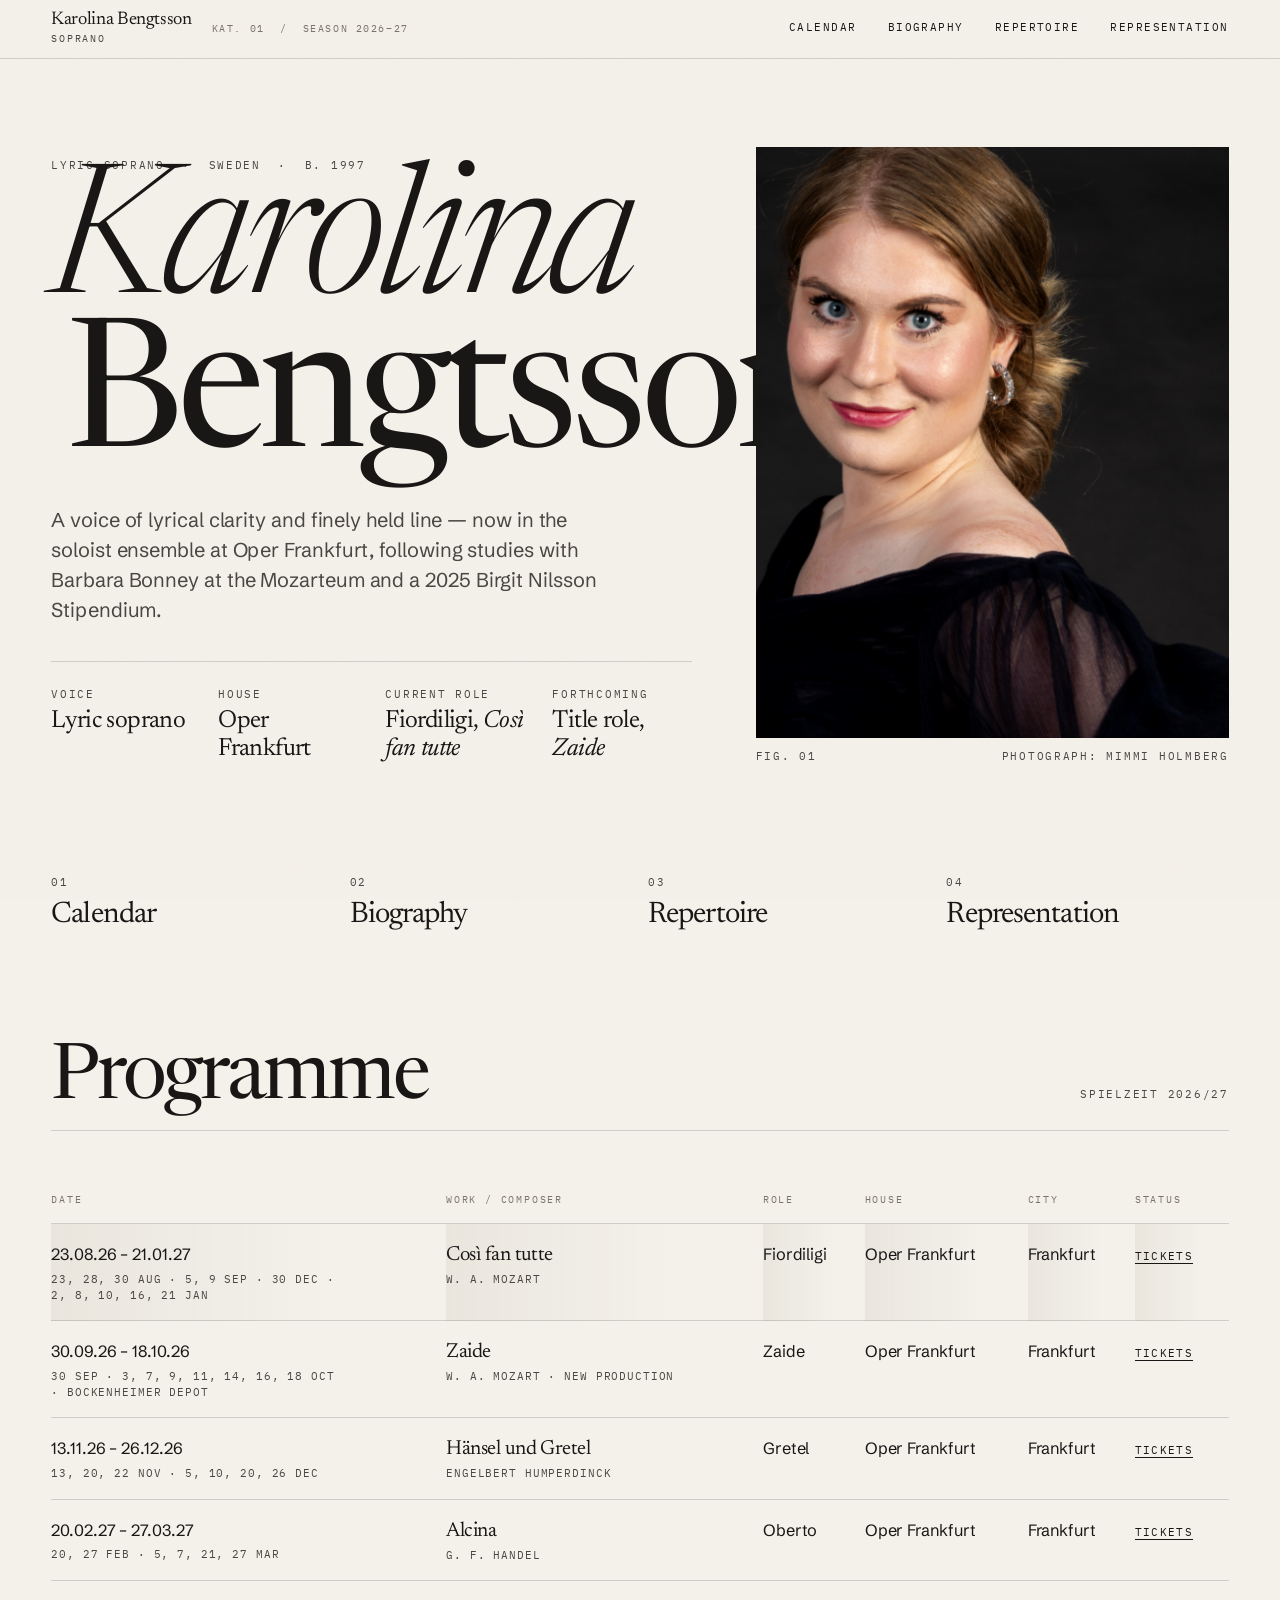
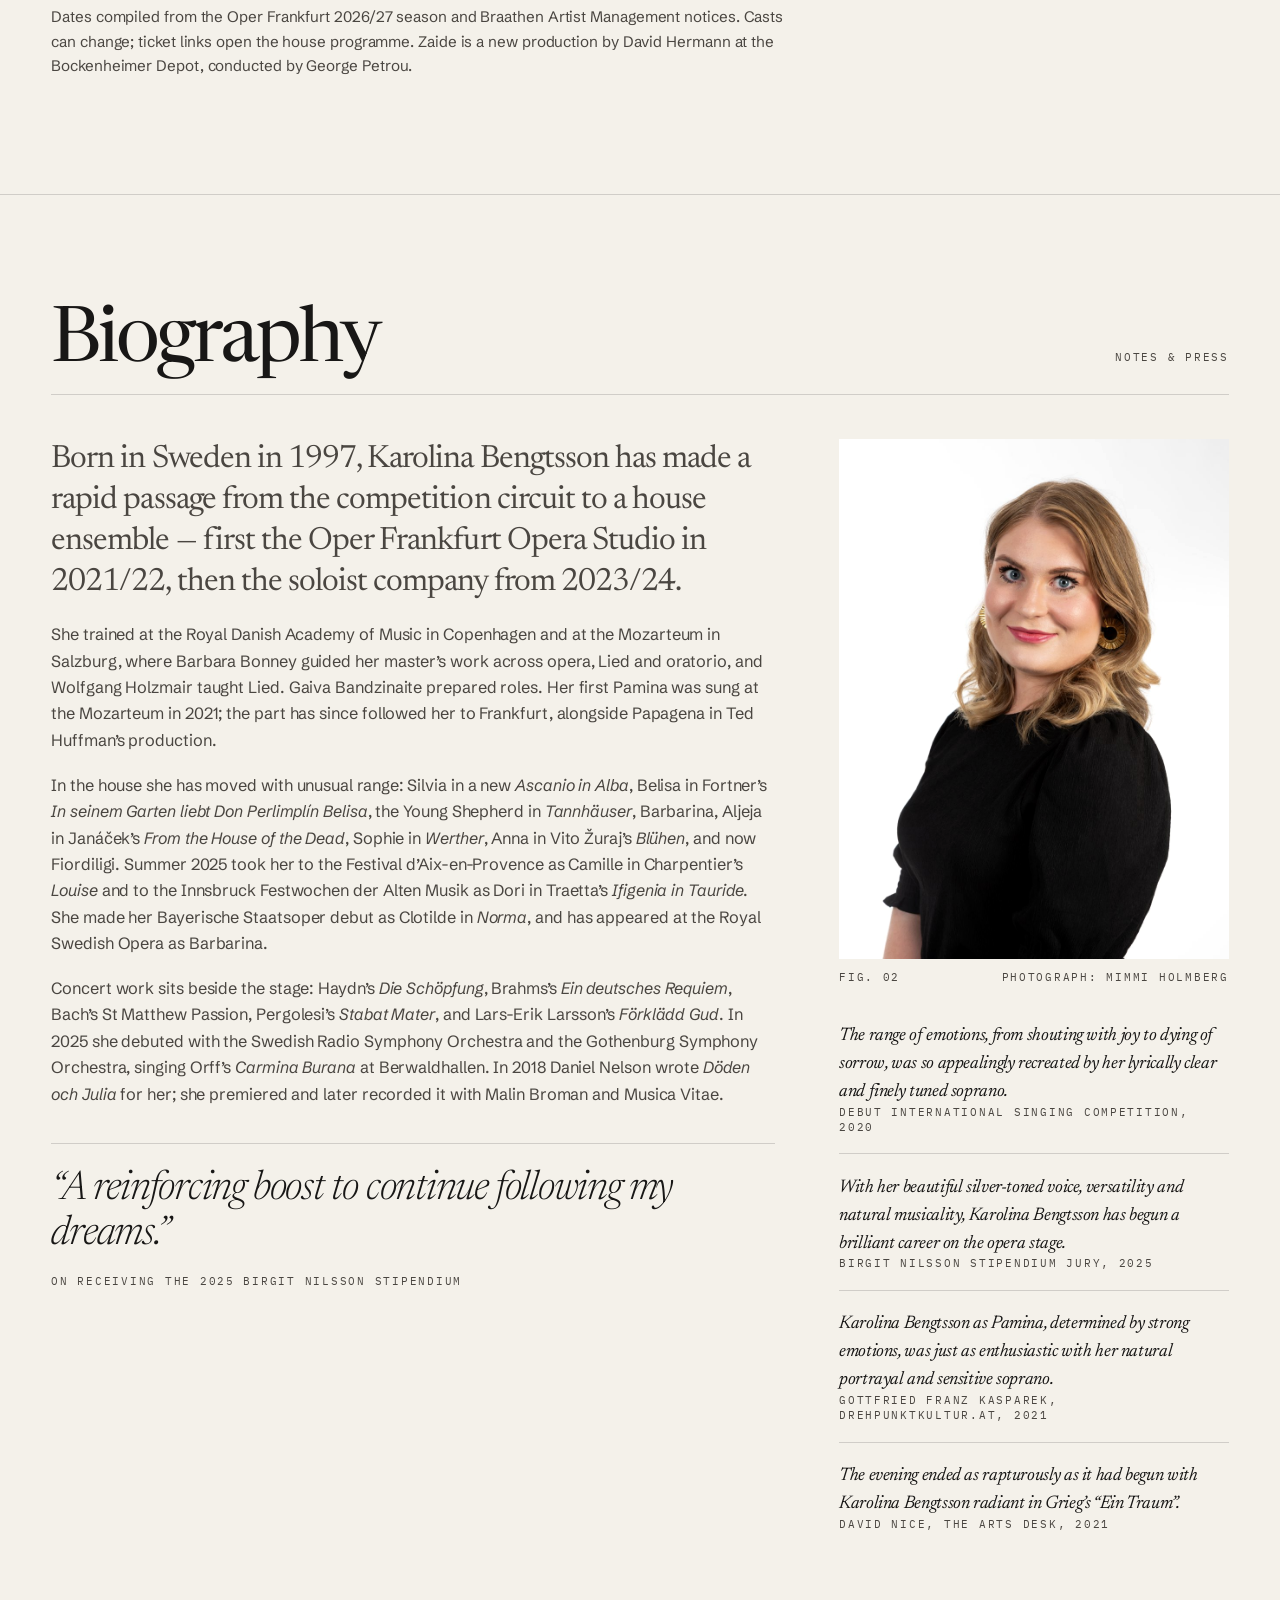
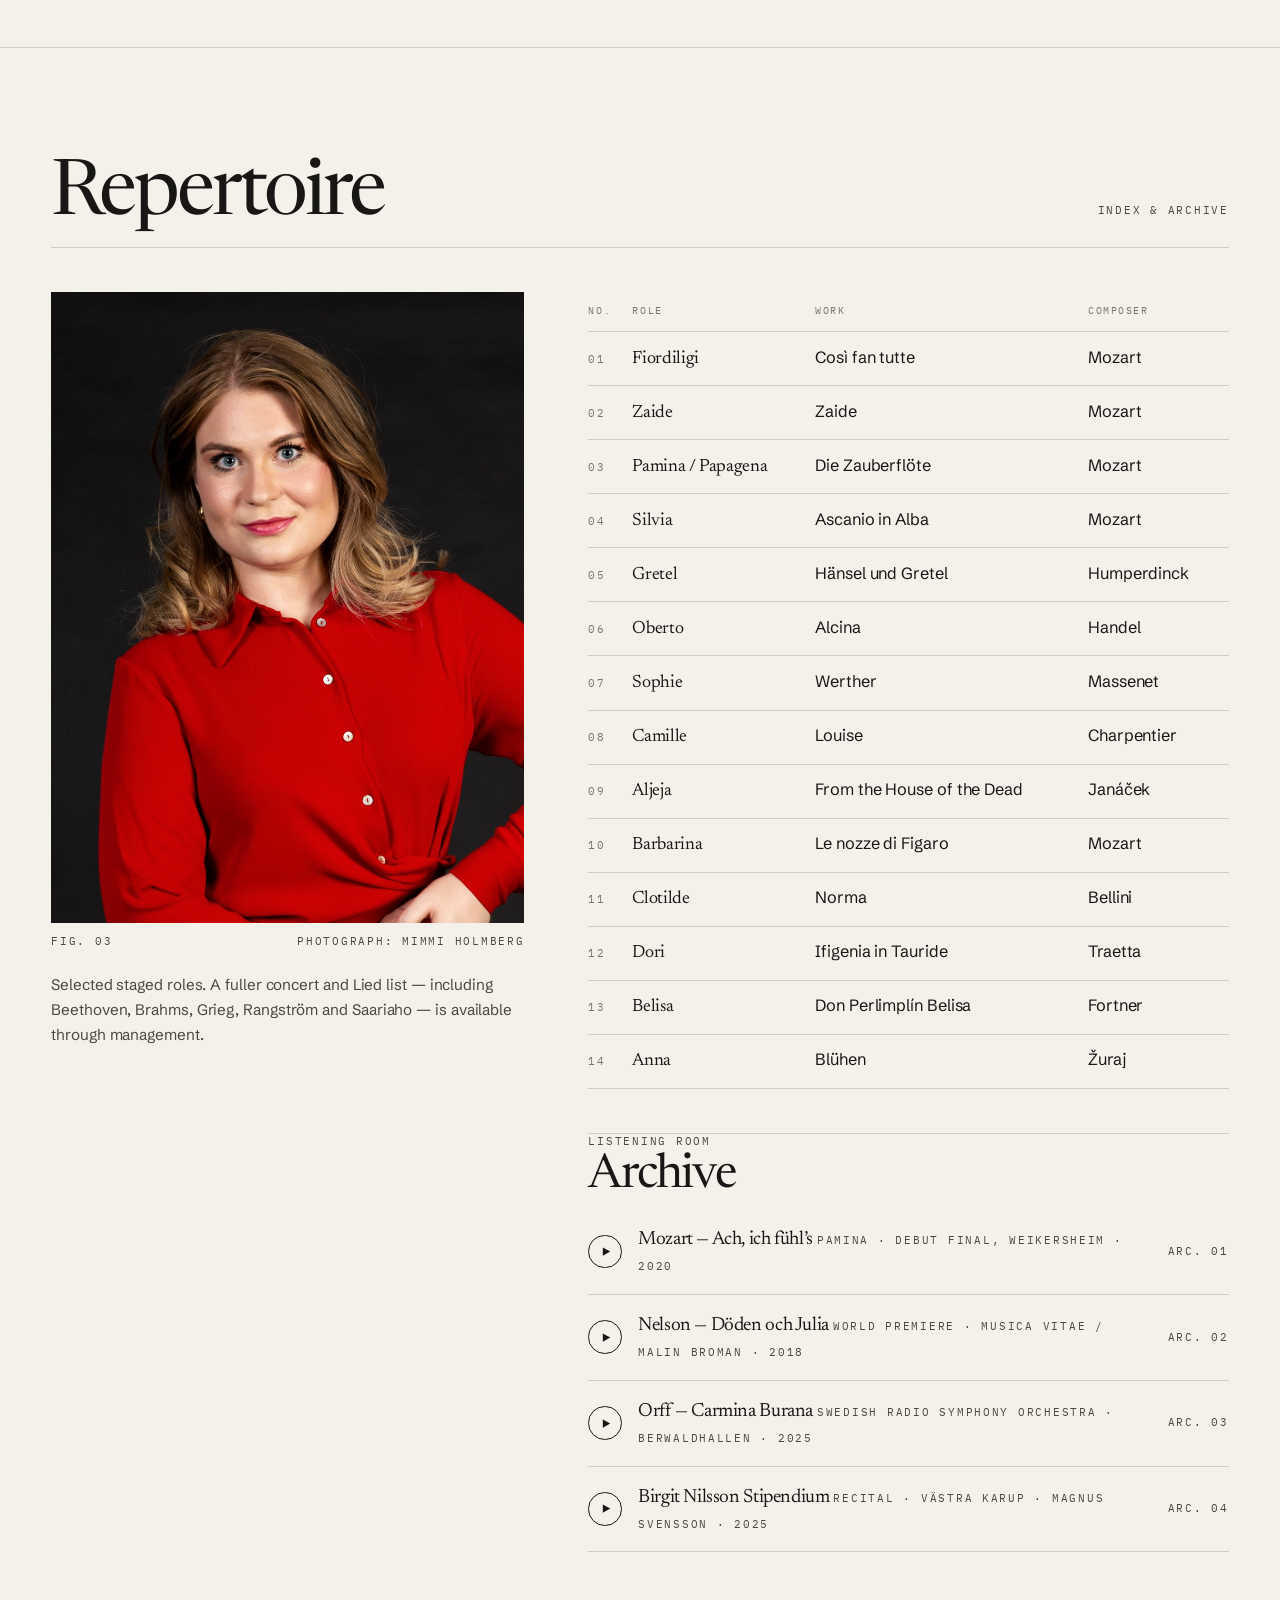
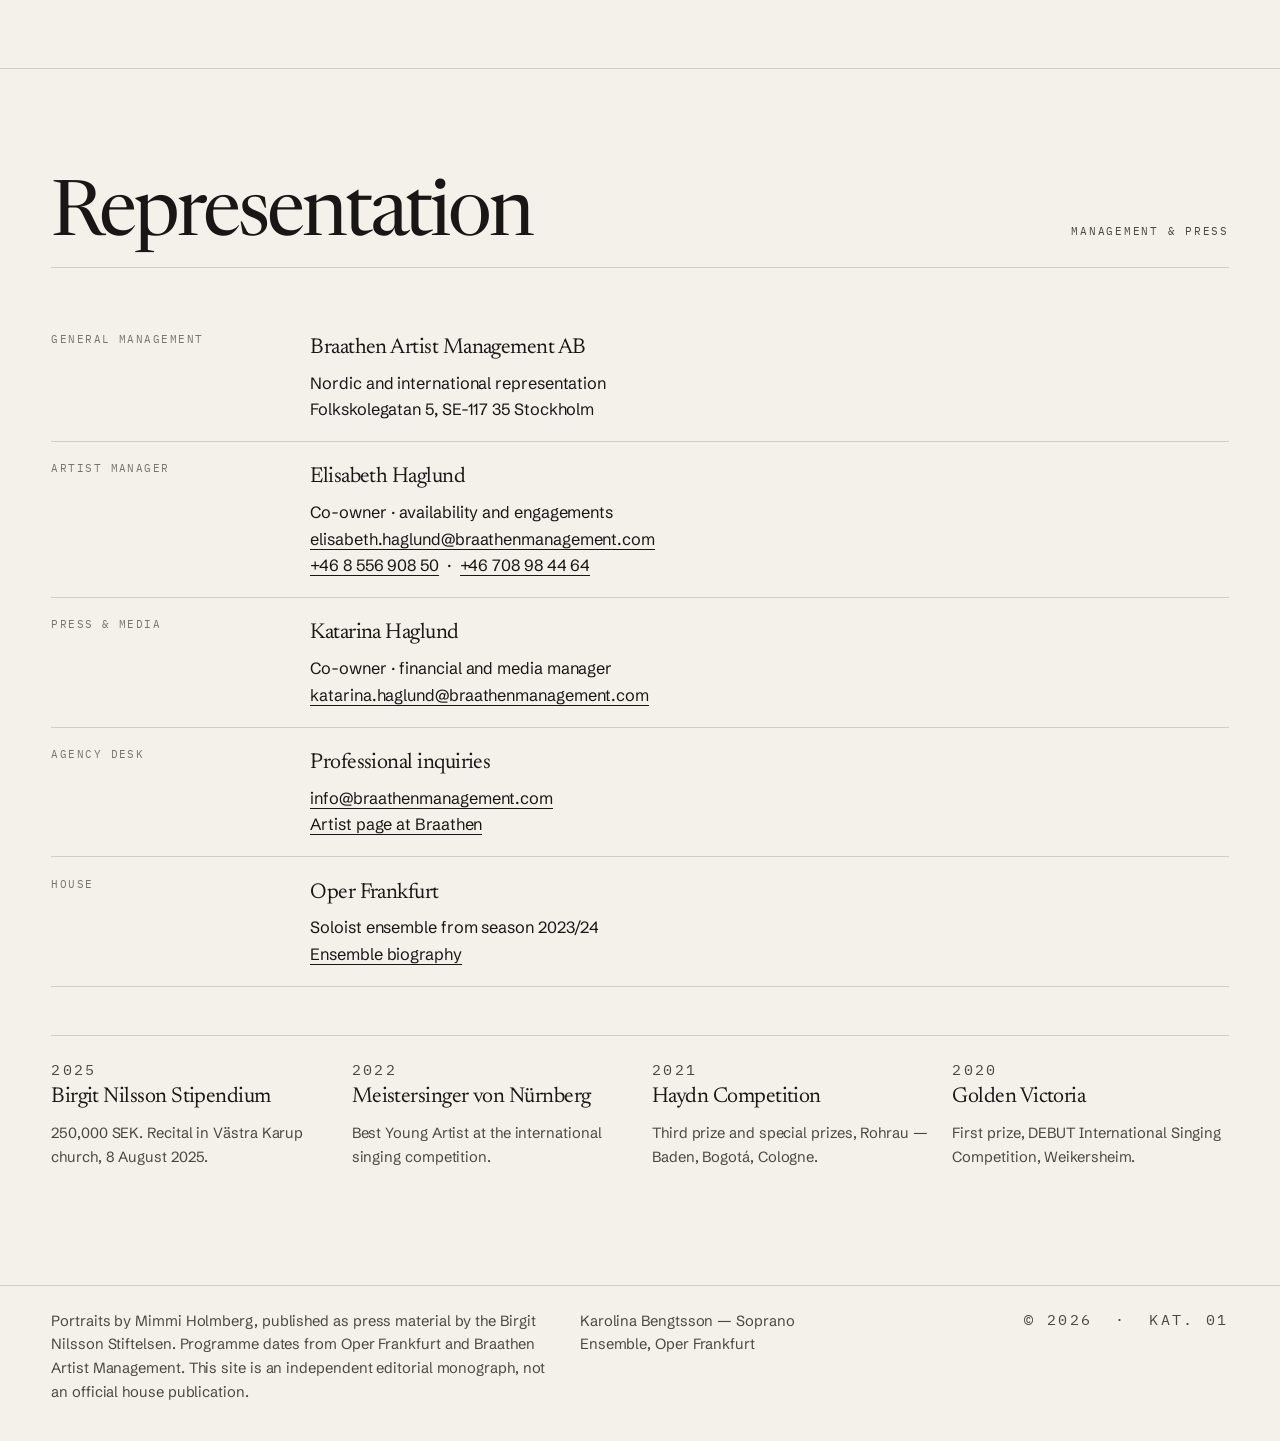
<file: builds/grok-eea0/index.html>
<!DOCTYPE html>
<html lang="en">
  <head>
    <meta charset="utf-8" />
    <meta name="viewport" content="width=device-width, initial-scale=1" />
    <title>Karolina Bengtsson — Soprano</title>
    <meta
      name="description"
      content="Swedish lyric soprano Karolina Bengtsson, ensemble member at Oper Frankfurt. Calendar, biography, repertoire, and representation."
    />
    <meta name="theme-color" content="#F4F1EA" />
    <meta property="og:title" content="Karolina Bengtsson — Soprano" />
    <meta
      property="og:description"
      content="Editorial programme for Swedish lyric soprano Karolina Bengtsson, ensemble at Oper Frankfurt."
    />
    <meta property="og:type" content="website" />
    <meta property="og:image" content="./media/portrait-hero.png" />
    <link rel="icon" href="./favicon.svg" type="image/svg+xml" />
    <link rel="preconnect" href="https://fonts.googleapis.com" />
    <link rel="preconnect" href="https://fonts.gstatic.com" crossorigin />
    <link
      href="https://fonts.googleapis.com/css2?family=IBM+Plex+Mono:wght@400;500&family=Newsreader:ital,opsz,wght@0,6..72,300;0,6..72,400;0,6..72,500;1,6..72,300;1,6..72,400&family=Schibsted+Grotesk:ital,wght@0,400;0,500;0,600;1,400&display=swap"
      rel="stylesheet"
    />
    <script type="module" crossorigin src="./assets/index-CblXOt7Q.js"></script>
    <link rel="stylesheet" crossorigin href="./assets/index-B7sJVtPP.css">
  </head>
  <body>
    <a class="skip-link" href="#main">Skip to programme</a>

    <header class="masthead">
      <div class="wrap masthead-inner">
        <a class="brand" href="#top" aria-label="Karolina Bengtsson, soprano">
          <span class="brand-name">Karolina Bengtsson</span>
          <span class="brand-role">Soprano</span>
        </a>
        <p class="folio" aria-hidden="true">Kat. 01 &nbsp;/&nbsp; Season 2026–27</p>
        <button class="index-toggle" type="button" aria-expanded="false" aria-controls="site-index">
          Index
        </button>
        <nav id="site-index" class="nav" aria-label="Programme">
          <a href="#calendar">Calendar</a>
          <a href="#biography">Biography</a>
          <a href="#repertoire">Repertoire</a>
          <a href="#representation">Representation</a>
        </nav>
      </div>
    </header>

    <main id="main">
      <section class="hero" id="top" aria-labelledby="artist-name">
        <div class="wrap hero-grid">
          <div>
            <p class="meta">Lyric soprano &nbsp;·&nbsp; Sweden &nbsp;·&nbsp; b. 1997</p>
            <h1 id="artist-name" class="display hero-name">
              <em>Karolina</em>
              <span>Bengtsson</span>
            </h1>
            <p class="hero-lede">
              A voice of lyrical clarity and finely held line — now in the
              soloist ensemble at Oper Frankfurt, following studies with
              Barbara Bonney at the Mozarteum and a 2025 Birgit Nilsson
              Stipendium.
            </p>
            <dl class="hero-now">
              <div>
                <dt class="meta">Voice</dt>
                <dd>Lyric soprano</dd>
              </div>
              <div>
                <dt class="meta">House</dt>
                <dd>Oper Frankfurt</dd>
              </div>
              <div>
                <dt class="meta" data-tonight-label>This evening</dt>
                <dd>
                  <a href="https://oper-frankfurt.de/en/season-calendar/cosi-fan-tutte_4/">
                    Fiordiligi, <cite>Così fan tutte</cite>
                  </a>
                </dd>
              </div>
              <div>
                <dt class="meta">Forthcoming</dt>
                <dd>
                  <a href="https://oper-frankfurt.de/en/season-calendar/zaide/">
                    Title role, <cite>Zaide</cite>
                  </a>
                </dd>
              </div>
            </dl>
          </div>
          <div class="portrait-frame">
            <figure>
              <img
                src="./media/portrait-hero.png"
                alt="Karolina Bengtsson in a dark off-the-shoulder gown, looking over her shoulder toward the camera."
                width="1800"
                height="1200"
              />
              <figcaption class="portrait-caption meta">
                <span>Fig. 01</span>
                <span>Photograph: Mimmi Holmberg</span>
              </figcaption>
            </figure>
          </div>
        </div>
      </section>

      <nav class="contents" aria-label="Contents">
        <div class="wrap">
          <ol>
            <li>
              <a href="#calendar">
                <span class="meta">01</span>
                <span class="contents-name">Calendar</span>
              </a>
            </li>
            <li>
              <a href="#biography">
                <span class="meta">02</span>
                <span class="contents-name">Biography</span>
              </a>
            </li>
            <li>
              <a href="#repertoire">
                <span class="meta">03</span>
                <span class="contents-name">Repertoire</span>
              </a>
            </li>
            <li>
              <a href="#representation">
                <span class="meta">04</span>
                <span class="contents-name">Representation</span>
              </a>
            </li>
          </ol>
        </div>
      </nav>

      <section class="section" id="calendar" aria-labelledby="calendar-title">
        <div class="wrap">
          <header class="section-kicker reveal">
            <h2 class="section-title" id="calendar-title">Programme</h2>
            <p class="meta">Spielzeit 2026/27</p>
          </header>

          <div class="reveal">
            <table class="programme">
              <caption class="sr-only">
                Upcoming and current opera engagements
              </caption>
              <thead>
                <tr>
                  <th scope="col">Date</th>
                  <th scope="col">Work / Composer</th>
                  <th scope="col">Role</th>
                  <th scope="col">House</th>
                  <th scope="col">City</th>
                  <th scope="col">Status</th>
                </tr>
              </thead>
              <tbody>
                <tr class="is-current" data-series="2026-08-23">
                  <td>
                    <span class="stack-label meta">Date</span>
                    23.08.26 – 21.01.27
                    <span class="dates">23, 28, 30 Aug · 5, 9 Sep · 30 Dec · 2, 8, 10, 16, 21 Jan</span>
                  </td>
                  <td>
                    <span class="stack-label meta">Work</span>
                    <span class="work">Così fan tutte</span>
                    <span class="composer">W. A. Mozart</span>
                  </td>
                  <td>
                    <span class="stack-label meta">Role</span>
                    Fiordiligi
                  </td>
                  <td>
                    <span class="stack-label meta">House</span>
                    Oper Frankfurt
                  </td>
                  <td>
                    <span class="stack-label meta">City</span>
                    Frankfurt
                  </td>
                  <td>
                    <span class="stack-label meta">Status</span>
                    <a
                      class="status"
                      href="https://oper-frankfurt.de/en/season-calendar/cosi-fan-tutte_4/"
                    >
                      Tickets
                    </a>
                  </td>
                </tr>
                <tr>
                  <td>
                    <span class="stack-label meta">Date</span>
                    30.09.26 – 18.10.26
                    <span class="dates">30 Sep · 3, 7, 9, 11, 14, 16, 18 Oct · Bockenheimer Depot</span>
                  </td>
                  <td>
                    <span class="stack-label meta">Work</span>
                    <span class="work">Zaide</span>
                    <span class="composer">W. A. Mozart · New production</span>
                  </td>
                  <td>
                    <span class="stack-label meta">Role</span>
                    Zaide
                  </td>
                  <td>
                    <span class="stack-label meta">House</span>
                    Oper Frankfurt
                  </td>
                  <td>
                    <span class="stack-label meta">City</span>
                    Frankfurt
                  </td>
                  <td>
                    <span class="stack-label meta">Status</span>
                    <a class="status" href="https://oper-frankfurt.de/en/season-calendar/zaide/">
                      Tickets
                    </a>
                  </td>
                </tr>
                <tr>
                  <td>
                    <span class="stack-label meta">Date</span>
                    13.11.26 – 26.12.26
                    <span class="dates">13, 20, 22 Nov · 5, 10, 20, 26 Dec</span>
                  </td>
                  <td>
                    <span class="stack-label meta">Work</span>
                    <span class="work">Hänsel und Gretel</span>
                    <span class="composer">Engelbert Humperdinck</span>
                  </td>
                  <td>
                    <span class="stack-label meta">Role</span>
                    Gretel
                  </td>
                  <td>
                    <span class="stack-label meta">House</span>
                    Oper Frankfurt
                  </td>
                  <td>
                    <span class="stack-label meta">City</span>
                    Frankfurt
                  </td>
                  <td>
                    <span class="stack-label meta">Status</span>
                    <a
                      class="status"
                      href="https://oper-frankfurt.de/en/season-calendar/haensel-und-gretel_5/"
                    >
                      Tickets
                    </a>
                  </td>
                </tr>
                <tr>
                  <td>
                    <span class="stack-label meta">Date</span>
                    20.02.27 – 27.03.27
                    <span class="dates">20, 27 Feb · 5, 7, 21, 27 Mar</span>
                  </td>
                  <td>
                    <span class="stack-label meta">Work</span>
                    <span class="work">Alcina</span>
                    <span class="composer">G. F. Handel</span>
                  </td>
                  <td>
                    <span class="stack-label meta">Role</span>
                    Oberto
                  </td>
                  <td>
                    <span class="stack-label meta">House</span>
                    Oper Frankfurt
                  </td>
                  <td>
                    <span class="stack-label meta">City</span>
                    Frankfurt
                  </td>
                  <td>
                    <span class="stack-label meta">Status</span>
                    <a class="status" href="https://oper-frankfurt.de/en/season-calendar/alcina_2/">
                      Tickets
                    </a>
                  </td>
                </tr>
              </tbody>
            </table>
            <p class="season-note">
              Dates compiled from the Oper Frankfurt 2026/27 season and
              Braathen Artist Management notices. Casts can change; ticket
              links open the house programme. Zaide is a new production by
              David Hermann at the Bockenheimer Depot, conducted by George
              Petrou.
            </p>
          </div>
        </div>
      </section>

      <hr class="rule wrap" />

      <section class="section" id="biography" aria-labelledby="biography-title">
        <div class="wrap">
          <header class="section-kicker reveal">
            <h2 class="section-title" id="biography-title">Biography</h2>
            <p class="meta">Notes &amp; press</p>
          </header>

          <div class="bio-grid">
            <article class="bio-copy reveal">
              <p class="bio-lead">
                Born in Sweden in 1997, Karolina Bengtsson has made a rapid
                passage from the competition circuit to a house ensemble —
                first the Oper Frankfurt Opera Studio in 2021/22, then the
                soloist company from 2023/24.
              </p>
              <p>
                She trained at the Royal Danish Academy of Music in Copenhagen
                and at the Mozarteum in Salzburg, where Barbara Bonney guided
                her master’s work across opera, Lied and oratorio, and
                Wolfgang Holzmair taught Lied. Gaiva Bandzinaite prepared
                roles. Her first Pamina was sung at the Mozarteum in 2021; the
                part has since followed her to Frankfurt, alongside Papagena
                in Ted Huffman’s production.
              </p>
              <p>
                In the house she has moved with unusual range: Silvia in a new
                <cite>Ascanio in Alba</cite>, Belisa in Fortner’s
                <cite>In seinem Garten liebt Don Perlimplín Belisa</cite>,
                the Young Shepherd in <cite>Tannhäuser</cite>, Barbarina,
                Aljeja in Janáček’s <cite>From the House of the Dead</cite>,
                Sophie in <cite>Werther</cite>, Anna in Vito Žuraj’s
                <cite>Blühen</cite>, and now Fiordiligi. Summer 2025 took her
                to the Festival d’Aix-en-Provence as Camille in Charpentier’s
                <cite>Louise</cite> and to the Innsbruck Festwochen der Alten
                Musik as Dori in Traetta’s <cite>Ifigenia in Tauride</cite>.
                She made her Bayerische Staatsoper debut as Clotilde in
                <cite>Norma</cite>, and has appeared at the Royal Swedish
                Opera as Barbarina.
              </p>
              <p>
                Concert work sits beside the stage: Haydn’s
                <cite>Die Schöpfung</cite>, Brahms’s
                <cite>Ein deutsches Requiem</cite>, Bach’s St&nbsp;Matthew
                Passion, Pergolesi’s <cite>Stabat Mater</cite>, and
                Lars-Erik Larsson’s <cite>Förklädd Gud</cite>. In 2025 she
                debuted with the Swedish Radio Symphony Orchestra and the
                Gothenburg Symphony Orchestra, singing Orff’s
                <cite>Carmina Burana</cite> at Berwaldhallen. In 2018 Daniel
                Nelson wrote <cite>Döden och Julia</cite> for her; she
                premiered and later recorded it with Malin Broman and Musica
                Vitae.
              </p>
              <figure class="pull">
                <blockquote>
                  “A reinforcing boost to continue following my dreams.”
                </blockquote>
                <figcaption class="meta">
                  On receiving the 2025 Birgit Nilsson Stipendium
                </figcaption>
              </figure>
            </article>

            <aside class="reveal">
              <figure class="portrait-studio">
                <img
                  src="./media/portrait-studio.jpg"
                  alt="Studio portrait of Karolina Bengtsson against a light ground, wearing a black high-neck top."
                  width="900"
                  height="1200"
                />
                <figcaption class="portrait-caption meta">
                  <span>Fig. 02</span>
                  <span>Photograph: Mimmi Holmberg</span>
                </figcaption>
              </figure>

              <ul class="press-list">
                <li>
                  <q>
                    The range of emotions, from shouting with joy to dying of
                    sorrow, was so appealingly recreated by her lyrically
                    clear and finely tuned soprano.
                  </q>
                  <p class="meta">DEBUT International Singing Competition, 2020</p>
                </li>
                <li>
                  <q>
                    With her beautiful silver-toned voice, versatility and
                    natural musicality, Karolina Bengtsson has begun a
                    brilliant career on the opera stage.
                  </q>
                  <p class="meta">Birgit Nilsson Stipendium jury, 2025</p>
                </li>
                <li>
                  <q>
                    Karolina Bengtsson as Pamina, determined by strong
                    emotions, was just as enthusiastic with her natural
                    portrayal and sensitive soprano.
                  </q>
                  <p class="meta">Gottfried Franz Kasparek, drehpunktkultur.at, 2021</p>
                </li>
                <li>
                  <q>
                    The evening ended as rapturously as it had begun with
                    Karolina Bengtsson radiant in Grieg’s “Ein Traum”.
                  </q>
                  <p class="meta">David Nice, The Arts Desk, 2021</p>
                </li>
              </ul>
            </aside>
          </div>
        </div>
      </section>

      <hr class="rule wrap" />

      <section class="section" id="repertoire" aria-labelledby="repertoire-title">
        <div class="wrap">
          <header class="section-kicker reveal">
            <h2 class="section-title" id="repertoire-title">Repertoire</h2>
            <p class="meta">Index &amp; archive</p>
          </header>

          <div class="rep-layout">
            <div class="reveal">
              <figure class="portrait-red">
                <img
                  src="./media/portrait-red.jpg"
                  alt="Karolina Bengtsson in a red collared blouse against a dark studio background."
                  width="900"
                  height="1200"
                />
                <figcaption class="portrait-caption meta">
                  <span>Fig. 03</span>
                  <span>Photograph: Mimmi Holmberg</span>
                </figcaption>
              </figure>
              <p class="season-note">
                Selected staged roles. A fuller concert and Lied list —
                including Beethoven, Brahms, Grieg, Rangström and Saariaho —
                is available through management.
              </p>
            </div>

            <div class="reveal">
              <table class="catalog">
                <caption class="sr-only">Selected opera roles</caption>
                <thead>
                  <tr>
                    <th scope="col">No.</th>
                    <th scope="col">Role</th>
                    <th scope="col">Work</th>
                    <th scope="col">Composer</th>
                  </tr>
                </thead>
                <tbody>
                  <tr>
                    <td class="cat-no">01</td>
                    <td class="role">Fiordiligi</td>
                    <td>Così fan tutte</td>
                    <td>Mozart</td>
                  </tr>
                  <tr>
                    <td class="cat-no">02</td>
                    <td class="role">Zaide</td>
                    <td>Zaide</td>
                    <td>Mozart</td>
                  </tr>
                  <tr>
                    <td class="cat-no">03</td>
                    <td class="role">Pamina / Papagena</td>
                    <td>Die Zauberflöte</td>
                    <td>Mozart</td>
                  </tr>
                  <tr>
                    <td class="cat-no">04</td>
                    <td class="role">Silvia</td>
                    <td>Ascanio in Alba</td>
                    <td>Mozart</td>
                  </tr>
                  <tr>
                    <td class="cat-no">05</td>
                    <td class="role">Gretel</td>
                    <td>Hänsel und Gretel</td>
                    <td>Humperdinck</td>
                  </tr>
                  <tr>
                    <td class="cat-no">06</td>
                    <td class="role">Oberto</td>
                    <td>Alcina</td>
                    <td>Handel</td>
                  </tr>
                  <tr>
                    <td class="cat-no">07</td>
                    <td class="role">Sophie</td>
                    <td>Werther</td>
                    <td>Massenet</td>
                  </tr>
                  <tr>
                    <td class="cat-no">08</td>
                    <td class="role">Camille</td>
                    <td>Louise</td>
                    <td>Charpentier</td>
                  </tr>
                  <tr>
                    <td class="cat-no">09</td>
                    <td class="role">Aljeja</td>
                    <td>From the House of the Dead</td>
                    <td>Janáček</td>
                  </tr>
                  <tr>
                    <td class="cat-no">10</td>
                    <td class="role">Barbarina</td>
                    <td>Le nozze di Figaro</td>
                    <td>Mozart</td>
                  </tr>
                  <tr>
                    <td class="cat-no">11</td>
                    <td class="role">Clotilde</td>
                    <td>Norma</td>
                    <td>Bellini</td>
                  </tr>
                  <tr>
                    <td class="cat-no">12</td>
                    <td class="role">Dori</td>
                    <td>Ifigenia in Tauride</td>
                    <td>Traetta</td>
                  </tr>
                  <tr>
                    <td class="cat-no">13</td>
                    <td class="role">Belisa</td>
                    <td>Don Perlimplín Belisa</td>
                    <td>Fortner</td>
                  </tr>
                  <tr>
                    <td class="cat-no">14</td>
                    <td class="role">Anna</td>
                    <td>Blühen</td>
                    <td>Žuraj</td>
                  </tr>
                </tbody>
              </table>

              <div class="archive" style="margin-top: 2.75rem">
                <p class="meta" style="margin-bottom: 0.35rem">Listening room</p>
                <h3 class="section-title" style="font-size: clamp(2rem, 4vw, 3rem); margin: 0 0 0.75rem">
                  Archive
                </h3>

                <button
                  class="archive-item"
                  type="button"
                  data-href="https://www.debut.de/en/newspress/news/news/article/debut-2020-karolina-bengtsson-wins"
                  data-title="Mozart — Ach, ich fühl’s"
                  data-note="Pamina at the DEBUT 2020 gala, TauberPhilharmonie Weikersheim. First prize — the Golden Victoria."
                  data-cat="Arc. 01"
                  aria-pressed="false"
                >
                  <span class="play-glyph" aria-hidden="true">
                    <svg viewBox="0 0 12 12" fill="currentColor">
                      <path d="M3 1.6v8.8L11 6 3 1.6z" />
                    </svg>
                  </span>
                  <span>
                    <span class="archive-title">Mozart — Ach, ich fühl’s</span>
                    <span class="meta">Pamina · DEBUT final, Weikersheim · 2020</span>
                  </span>
                  <span class="meta">Arc. 01</span>
                </button>

                <button
                  class="archive-item"
                  type="button"
                  data-href="https://imusiken.se/2020/10/31/allhelgonatipset-doden-och-julia/"
                  data-title="Nelson — Döden och Julia"
                  data-note="Concert melodrama written for Bengtsson. Première with Malin Broman and Musica Vitae, 2018."
                  data-cat="Arc. 02"
                  aria-pressed="false"
                >
                  <span class="play-glyph" aria-hidden="true">
                    <svg viewBox="0 0 12 12" fill="currentColor">
                      <path d="M3 1.6v8.8L11 6 3 1.6z" />
                    </svg>
                  </span>
                  <span>
                    <span class="archive-title">Nelson — Döden och Julia</span>
                    <span class="meta">World premiere · Musica Vitae / Malin Broman · 2018</span>
                  </span>
                  <span class="meta">Arc. 02</span>
                </button>

                <button
                  class="archive-item"
                  type="button"
                  data-href="https://www.berwaldhallen.se/en/concert/orffs-carmina-burana"
                  data-title="Orff — Carmina Burana"
                  data-note="Swedish Radio Symphony Orchestra and Radio Choir, Berwaldhallen, 7–10 May 2025."
                  data-cat="Arc. 03"
                  aria-pressed="false"
                >
                  <span class="play-glyph" aria-hidden="true">
                    <svg viewBox="0 0 12 12" fill="currentColor">
                      <path d="M3 1.6v8.8L11 6 3 1.6z" />
                    </svg>
                  </span>
                  <span>
                    <span class="archive-title">Orff — Carmina Burana</span>
                    <span class="meta">Swedish Radio Symphony Orchestra · Berwaldhallen · 2025</span>
                  </span>
                  <span class="meta">Arc. 03</span>
                </button>

                <button
                  class="archive-item"
                  type="button"
                  data-href="https://birgitnilsson.com/stipendium/karolina-bengtsson-magnetisk-konsert/"
                  data-title="Stipendium recital"
                  data-note="Västra Karup church, 8 August 2025, with pianist Magnus Svensson. Hamlet — Ophélie’s mad scene; encore I Could Have Danced All Night."
                  data-cat="Arc. 04"
                  aria-pressed="false"
                >
                  <span class="play-glyph" aria-hidden="true">
                    <svg viewBox="0 0 12 12" fill="currentColor">
                      <path d="M3 1.6v8.8L11 6 3 1.6z" />
                    </svg>
                  </span>
                  <span>
                    <span class="archive-title">Birgit Nilsson Stipendium</span>
                    <span class="meta">Recital · Västra Karup · Magnus Svensson · 2025</span>
                  </span>
                  <span class="meta">Arc. 04</span>
                </button>

                <div class="player-stage" id="player-stage" hidden>
                  <div class="listen-sheet">
                    <p class="meta" id="player-cat">Selected</p>
                    <p class="listen-title" id="player-label"></p>
                    <p class="listen-note" id="player-note"></p>
                    <div class="player-bar">
                      <span class="progress" aria-hidden="true"><span></span></span>
                      <a class="status" id="player-ext" href="#" target="_blank" rel="noreferrer">
                        Open source
                      </a>
                    </div>
                  </div>
                  <div class="player-frame" hidden>
                    <iframe
                      id="player-frame"
                      title="Selected recording"
                      allow="accelerometer; autoplay; clipboard-write; encrypted-media; gyroscope; picture-in-picture"
                      allowfullscreen
                    ></iframe>
                  </div>
                </div>
              </div>
            </div>
          </div>
        </div>
      </section>

      <hr class="rule wrap" />

      <section class="section" id="representation" aria-labelledby="rep-title">
        <div class="wrap">
          <header class="section-kicker reveal">
            <h2 class="section-title" id="rep-title">Representation</h2>
            <p class="meta">Management &amp; press</p>
          </header>

          <table class="contact-table reveal">
            <caption class="sr-only">Professional contacts</caption>
            <tbody>
              <tr>
                <th scope="row">General management</th>
                <td>
                  <strong>Braathen Artist Management AB</strong>
                  Nordic and international representation<br />
                  Folkskolegatan 5, SE-117 35 Stockholm
                </td>
              </tr>
              <tr>
                <th scope="row">Artist manager</th>
                <td>
                  <strong>Elisabeth Haglund</strong>
                  Co-owner · availability and engagements<br />
                  <a href="mailto:elisabeth.haglund@braathenmanagement.com">
                    elisabeth.haglund@braathenmanagement.com
                  </a>
                  <br />
                  <a href="tel:+46855690850">+46 8 556 908 50</a>
                  &nbsp;·&nbsp;
                  <a href="tel:+46708984464">+46 708 98 44 64</a>
                </td>
              </tr>
              <tr>
                <th scope="row">Press &amp; media</th>
                <td>
                  <strong>Katarina Haglund</strong>
                  Co-owner · financial and media manager<br />
                  <a href="mailto:katarina.haglund@braathenmanagement.com">
                    katarina.haglund@braathenmanagement.com
                  </a>
                </td>
              </tr>
              <tr>
                <th scope="row">Agency desk</th>
                <td>
                  <strong>Professional inquiries</strong>
                  <a href="mailto:info@braathenmanagement.com">info@braathenmanagement.com</a>
                  <br />
                  <a href="https://www.braathenmanagement.com/eng/artists/karolina-bengtsson">
                    Artist page at Braathen
                  </a>
                </td>
              </tr>
              <tr>
                <th scope="row">House</th>
                <td>
                  <strong>Oper Frankfurt</strong>
                  Soloist ensemble from season 2023/24<br />
                  <a href="https://oper-frankfurt.de/en/ensemble/ensemble/?detail=1144">
                    Ensemble biography
                  </a>
                </td>
              </tr>
            </tbody>
          </table>

          <div class="awards reveal">
            <div>
              <p class="meta">2025</p>
              <h3>Birgit Nilsson Stipendium</h3>
              <p>250,000 SEK. Recital in Västra Karup church, 8 August 2025.</p>
            </div>
            <div>
              <p class="meta">2022</p>
              <h3>Meistersinger von Nürnberg</h3>
              <p>Best Young Artist at the international singing competition.</p>
            </div>
            <div>
              <p class="meta">2021</p>
              <h3>Haydn Competition</h3>
              <p>Third prize and special prizes, Rohrau — Baden, Bogotá, Cologne.</p>
            </div>
            <div>
              <p class="meta">2020</p>
              <h3>Golden Victoria</h3>
              <p>First prize, DEBUT International Singing Competition, Weikersheim.</p>
            </div>
          </div>
        </div>
      </section>
    </main>

    <footer class="site-footer">
      <div class="wrap footer-grid">
        <p>
          Portraits by Mimmi Holmberg, published as press material by the
          Birgit Nilsson Stiftelsen. Programme dates from Oper Frankfurt and
          Braathen Artist Management. This site is an independent editorial
          monograph, not an official house publication.
        </p>
        <p>
          Karolina Bengtsson — Soprano<br />
          Ensemble, Oper Frankfurt
        </p>
        <p class="meta">© 2026 &nbsp;·&nbsp; Kat. 01</p>
      </div>
    </footer>

  </body>
</html>
</file>
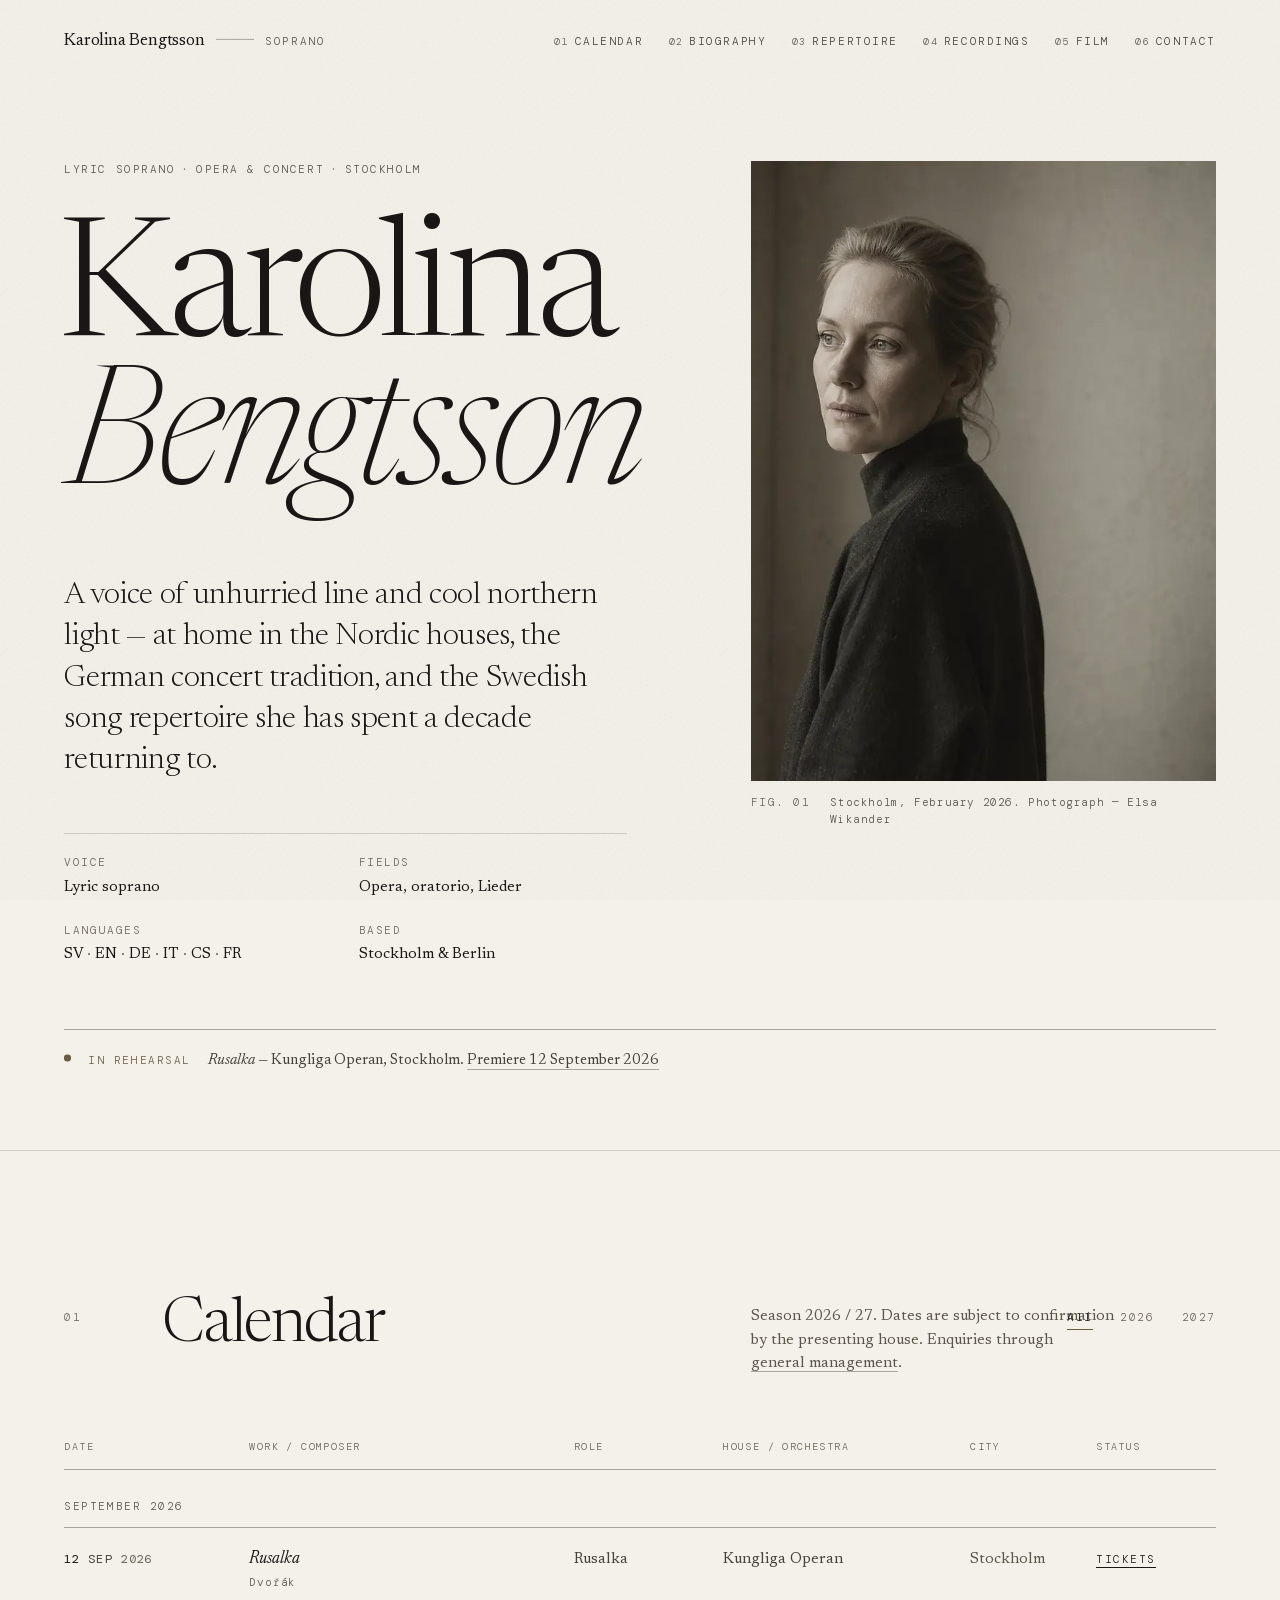
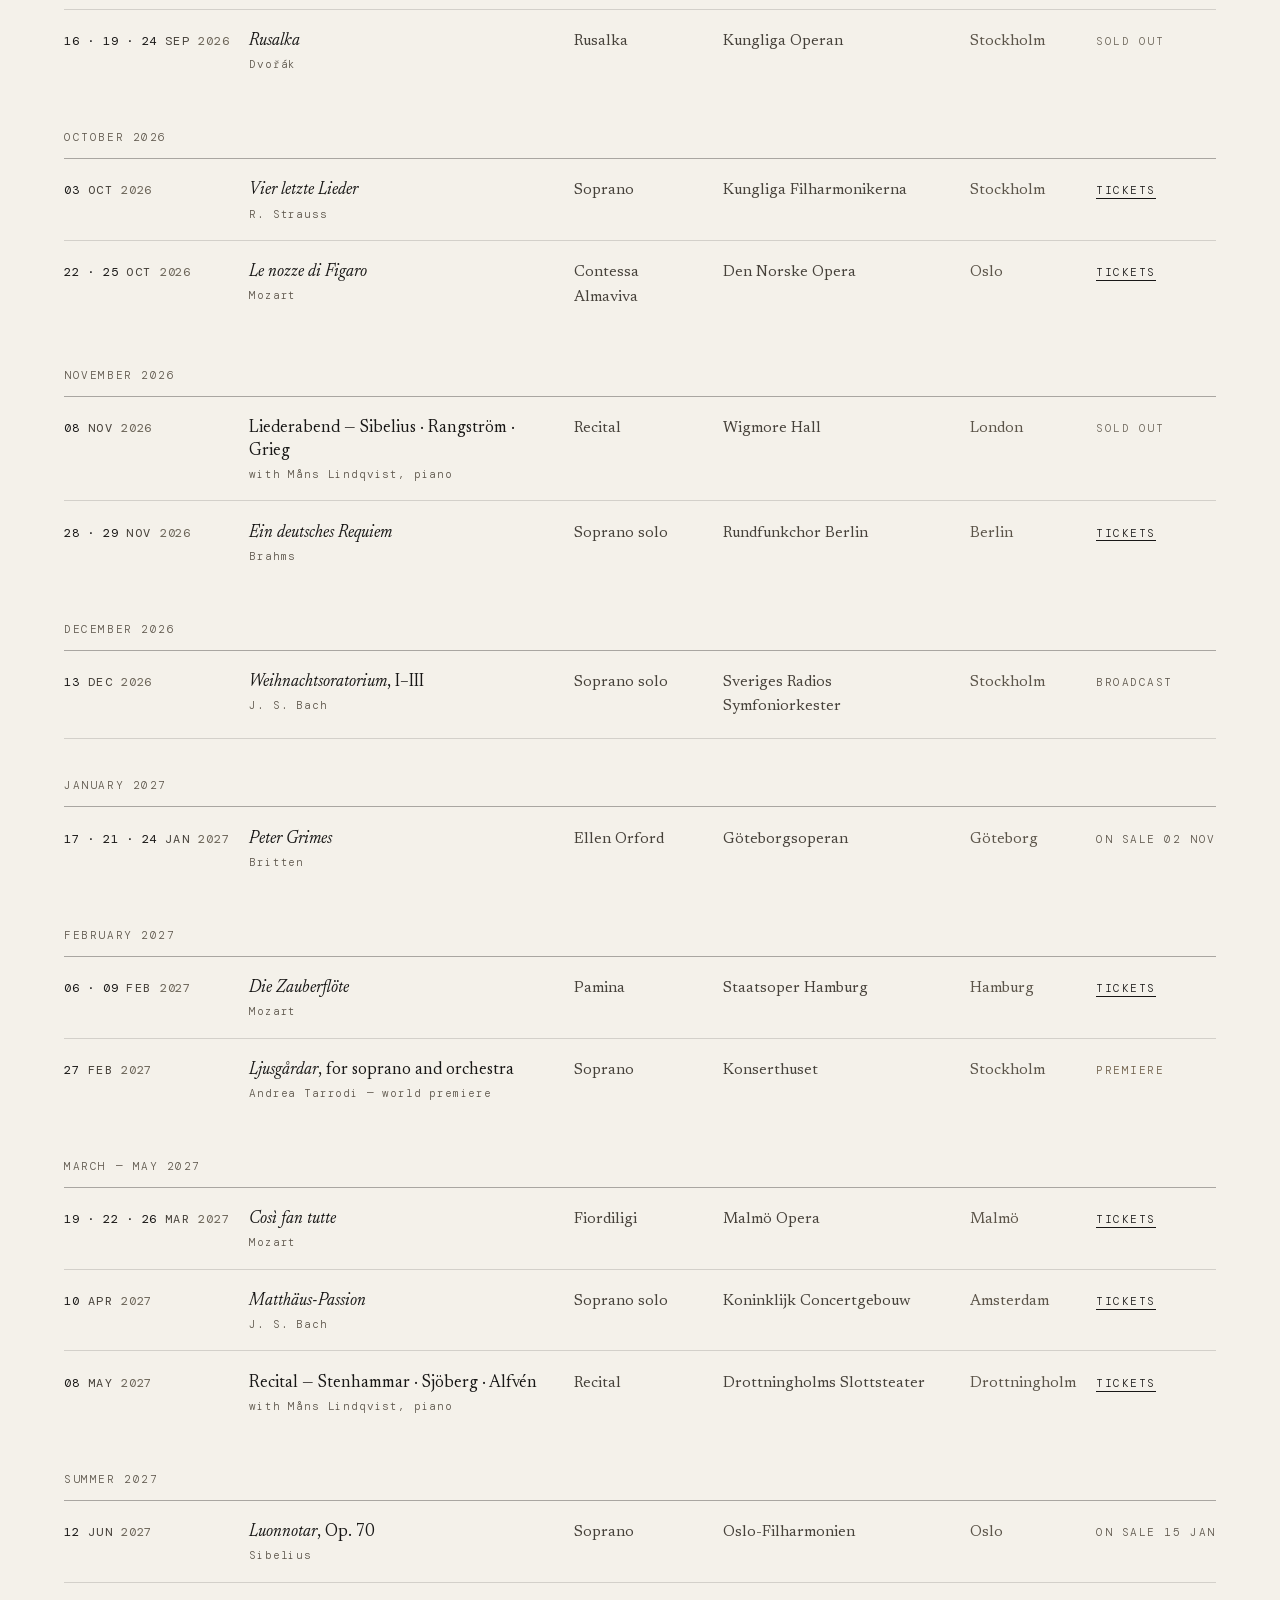
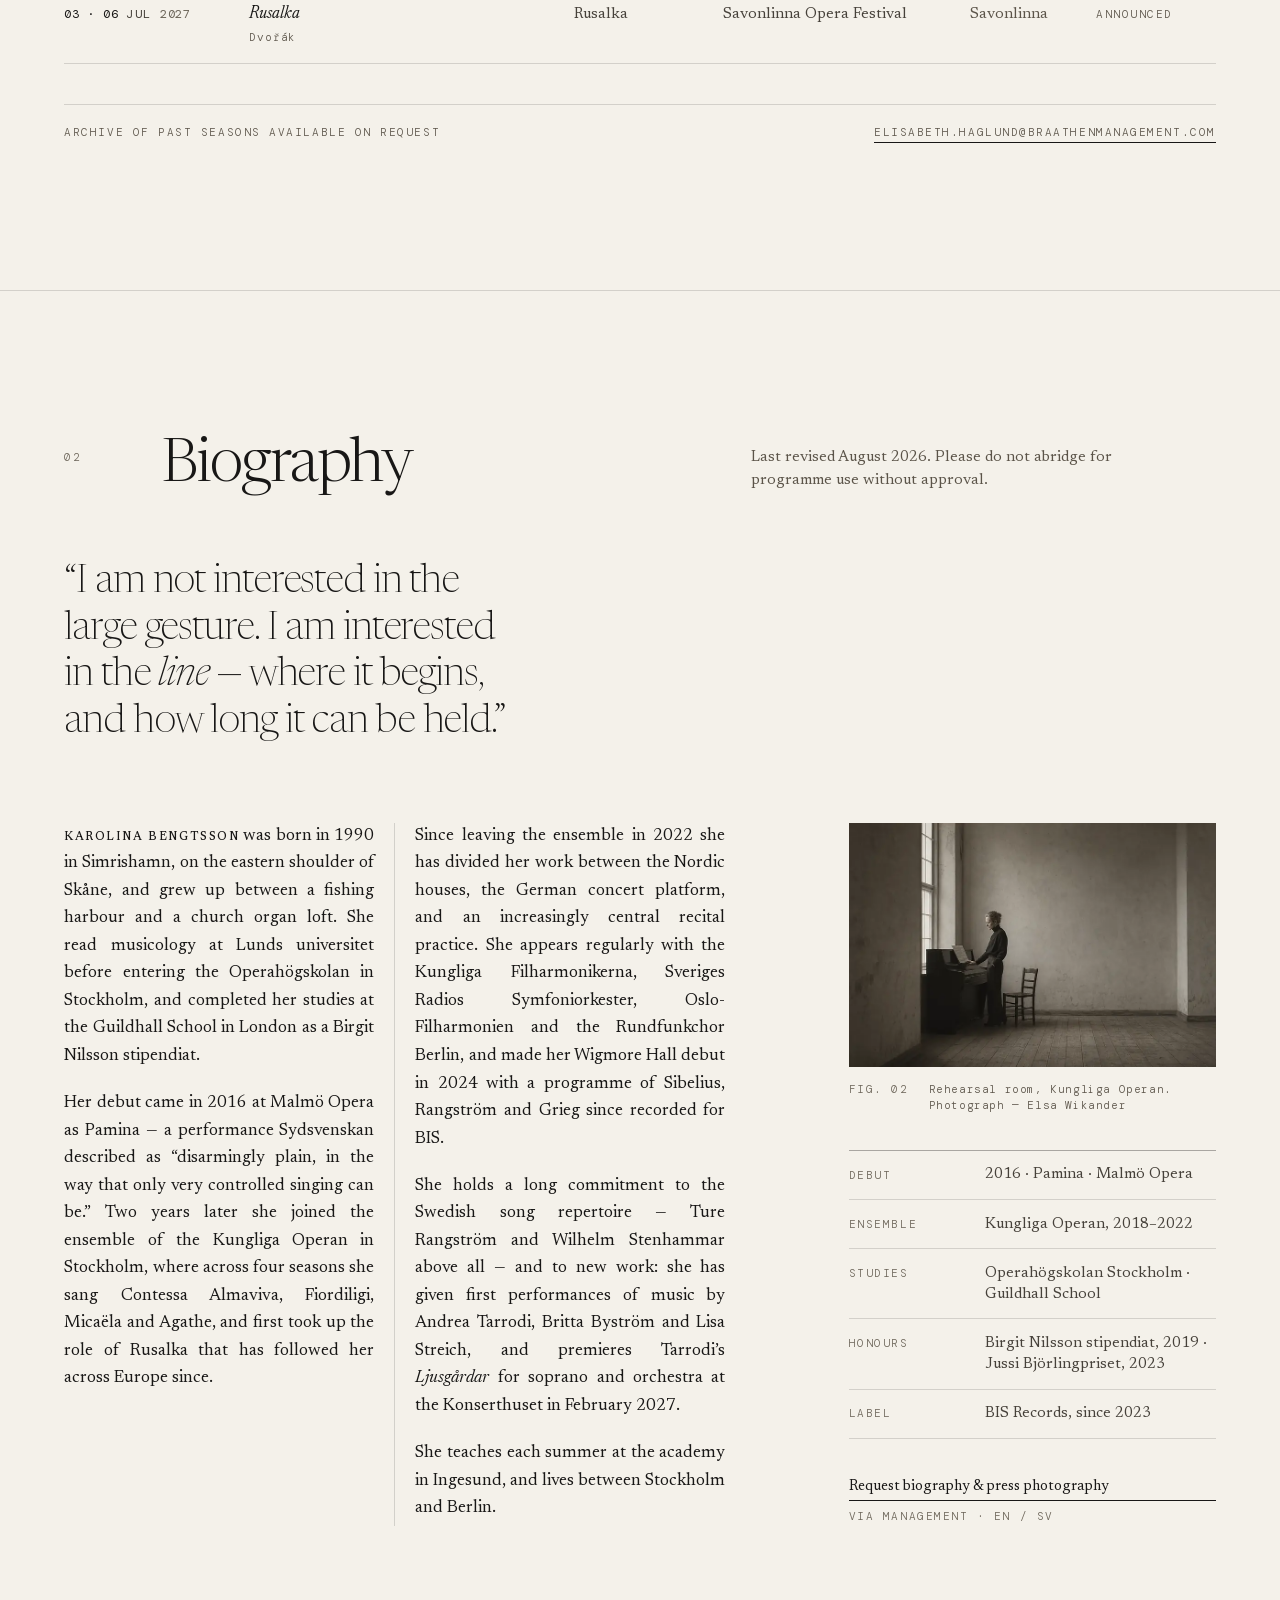
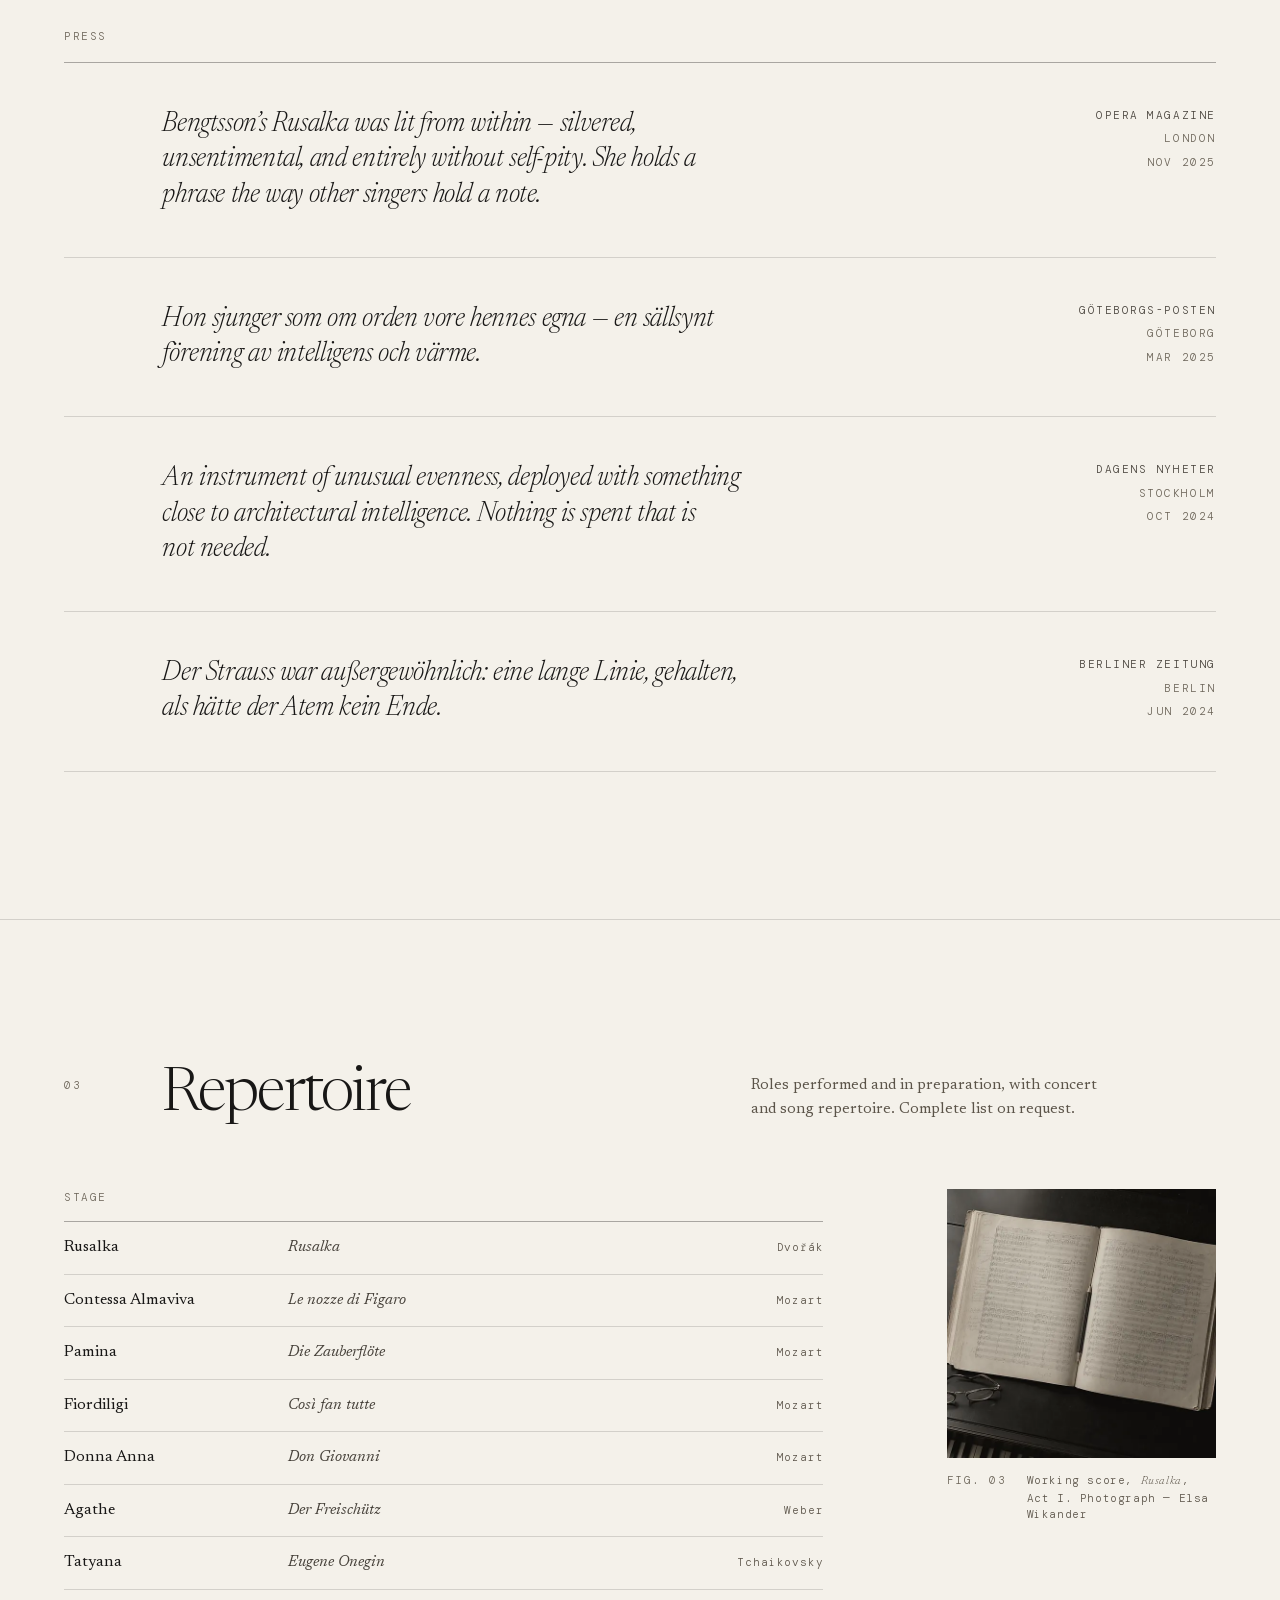
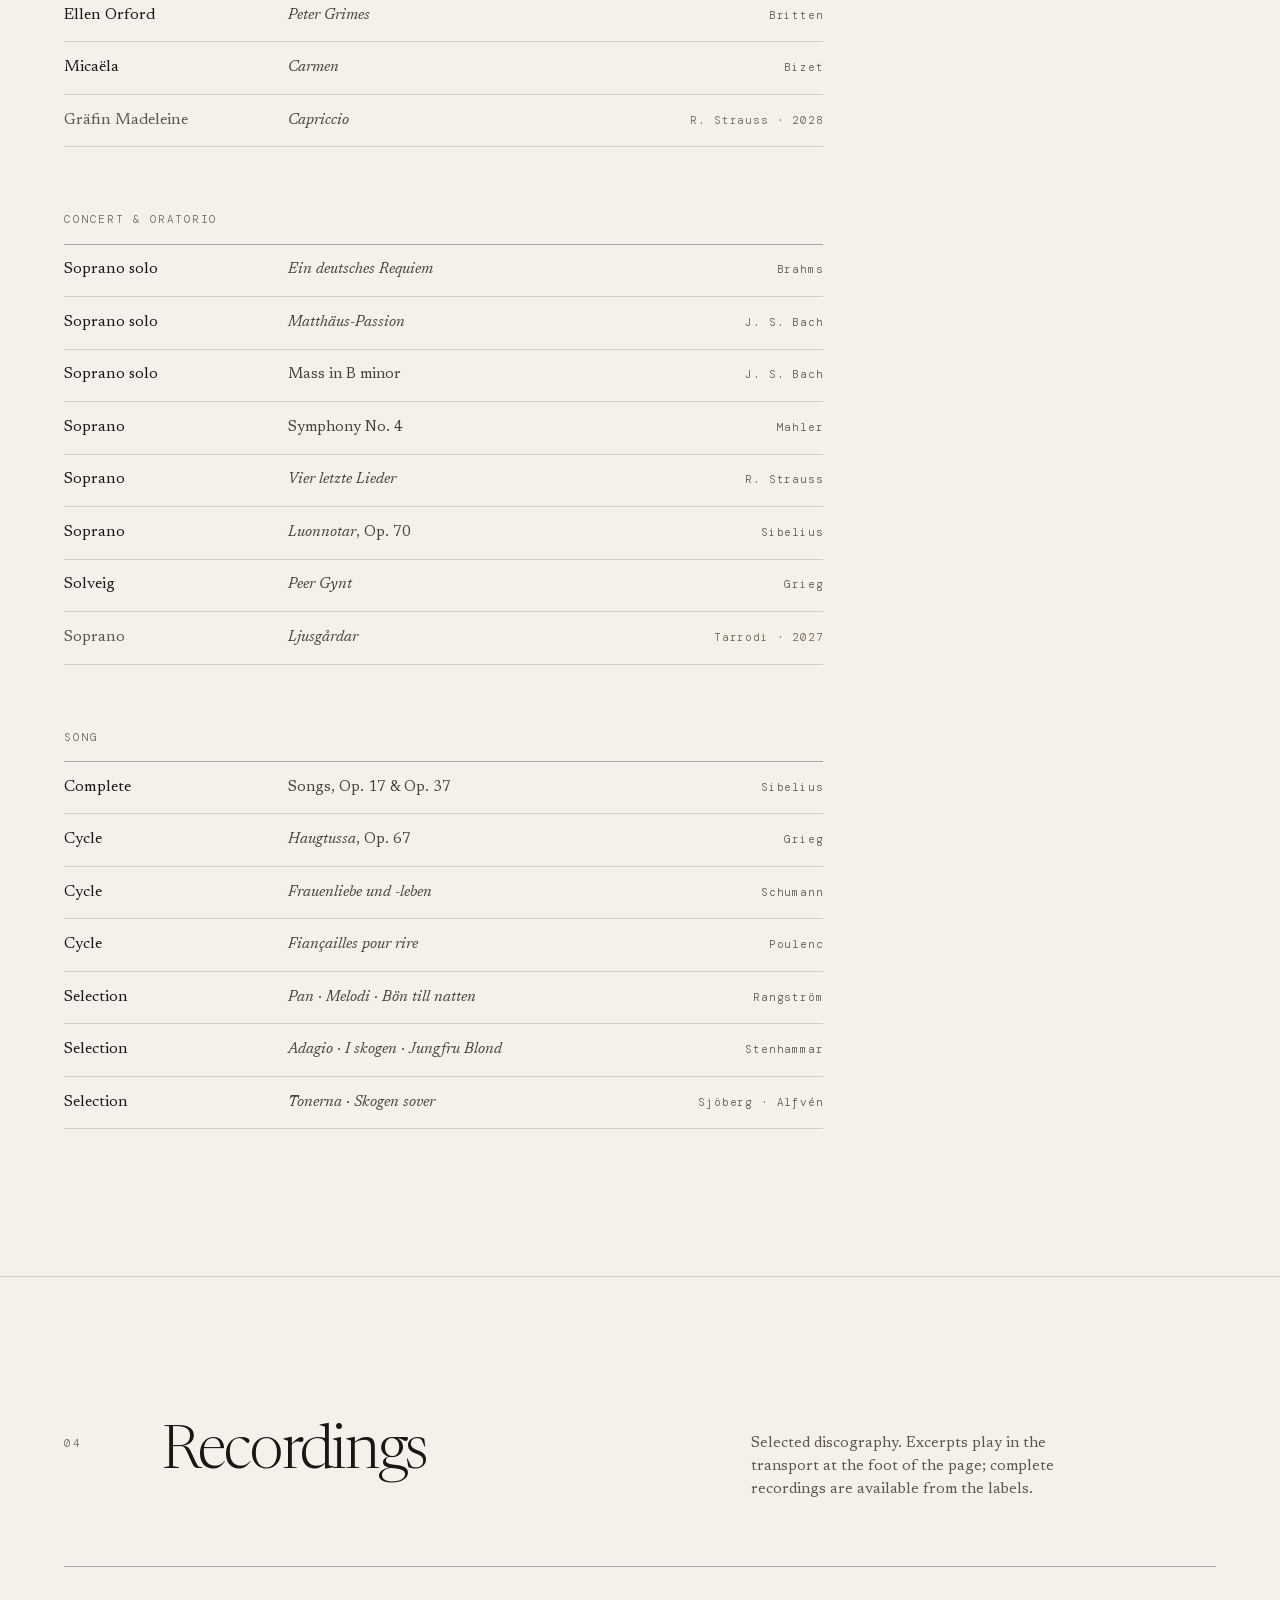
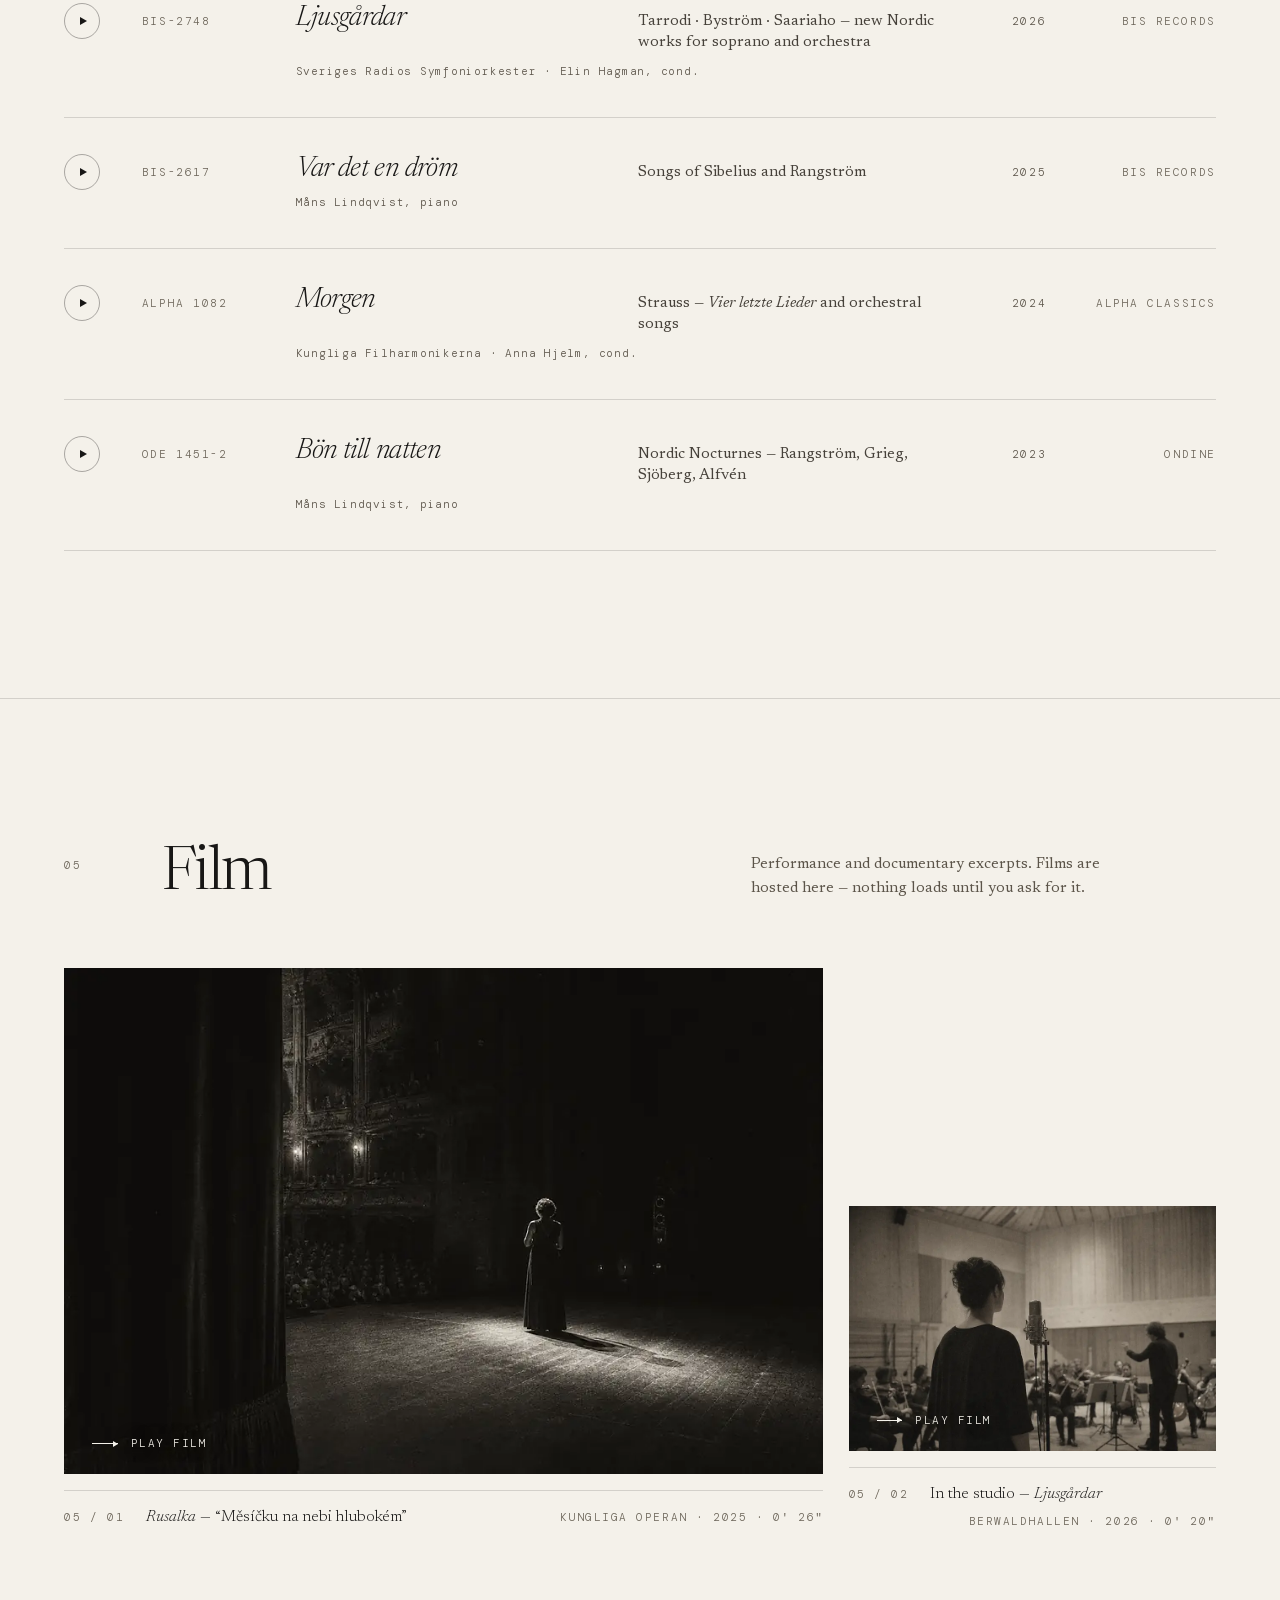
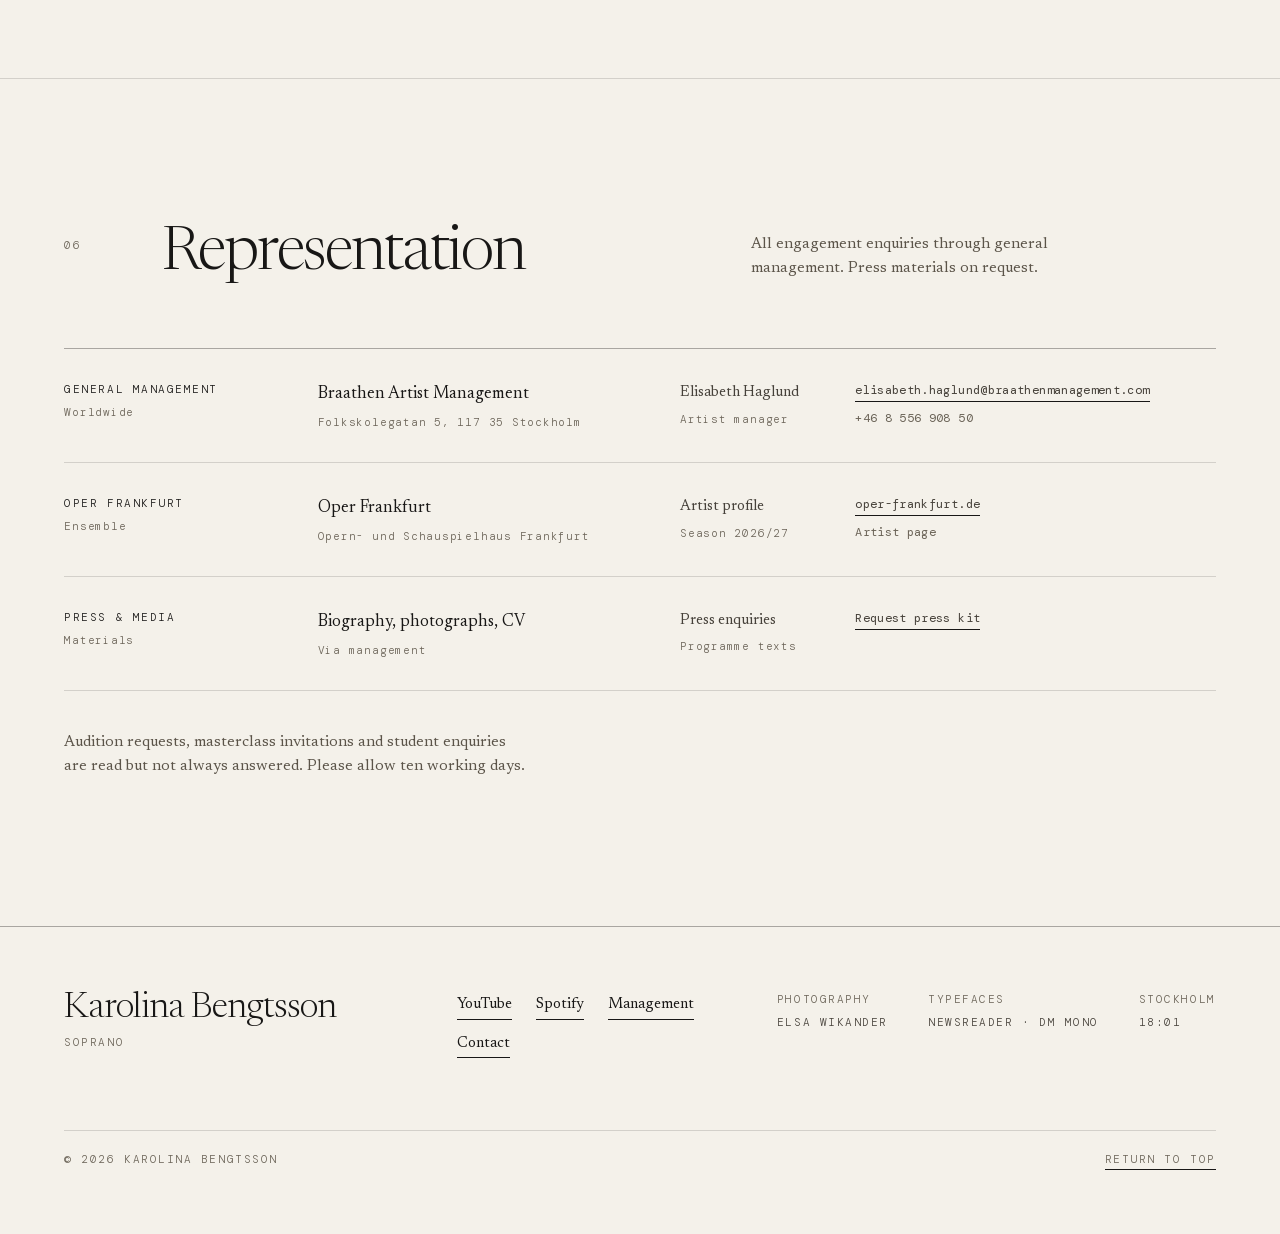
<file: builds/opus-69b0/index.html>
<!DOCTYPE html>
<html lang="en">
<head>
<meta charset="utf-8">
<meta name="viewport" content="width=device-width, initial-scale=1">
<title>Karolina Bengtsson — Soprano</title>
<meta name="description" content="Swedish lyric soprano Karolina Bengtsson. Opera and concert engagements across the Nordic houses and Europe, recordings, repertoire and representation.">
<meta name="author" content="Karolina Bengtsson">
<meta name="theme-color" content="#F4F1EA">
<link rel="canonical" href="https://karolinabengtsson.com/">

<meta property="og:type" content="profile">
<meta property="og:title" content="Karolina Bengtsson — Soprano">
<meta property="og:description" content="Swedish lyric soprano. Opera and concert engagements across the Nordic houses and Europe.">
<meta property="og:url" content="https://karolinabengtsson.com/">
<meta property="og:image" content="https://karolinabengtsson.com/assets/img/portrait-primary-1280.jpg">
<meta property="og:locale" content="en_GB">
<meta name="twitter:card" content="summary_large_image">

<link rel="preload" href="assets/fonts/newsreader-normal-200-700-latin.woff2" as="font" type="font/woff2" crossorigin>
<link rel="preload" href="assets/fonts/dm-mono-normal-300-latin.woff2" as="font" type="font/woff2" crossorigin>
<link rel="stylesheet" href="assets/css/fonts.css">
<link rel="stylesheet" href="assets/css/main.css">
<link rel="icon" href="assets/favicon.svg" type="image/svg+xml">

<script type="application/ld+json">
{
  "@context": "https://schema.org",
  "@type": "Person",
  "name": "Karolina Bengtsson",
  "jobTitle": "Soprano",
  "nationality": "Swedish",
  "url": "https://karolinabengtsson.com/",
  "image": "https://karolinabengtsson.com/assets/img/portrait-primary-1280.jpg",
  "address": { "@type": "PostalAddress", "addressLocality": "Stockholm", "addressCountry": "SE" },
  "knowsLanguage": ["sv", "en", "de", "it", "cs", "fr"]
}
</script>
</head>

<body>
<a class="skip-link" href="#calendar">Skip to the calendar</a>

<!-- ═══════════════════════════════════════════════════ MASTHEAD ═══ -->
<header class="masthead" id="top" data-masthead>
  <div class="masthead__inner">

    <a class="masthead__id" href="#top" aria-label="Karolina Bengtsson, soprano — to the top of the page">
      <span class="masthead__name">Karolina Bengtsson</span>
      <span class="masthead__rule" aria-hidden="true"></span>
      <span class="masthead__role">Soprano</span>
    </a>

    <nav class="masthead__nav" aria-label="Sections">
      <ul class="navlist" data-navlist>
        <li><a href="#calendar"><span class="navlist__no">01</span> Calendar</a></li>
        <li><a href="#biography"><span class="navlist__no">02</span> Biography</a></li>
        <li><a href="#repertoire"><span class="navlist__no">03</span> Repertoire</a></li>
        <li><a href="#recordings"><span class="navlist__no">04</span> Recordings</a></li>
        <li><a href="#film"><span class="navlist__no">05</span> Film</a></li>
        <li><a href="#contact"><span class="navlist__no">06</span> Contact</a></li>
      </ul>
    </nav>

    <button class="masthead__index" type="button" data-index-toggle aria-expanded="false" aria-controls="site-index">
      <span data-index-label>Index</span>
      <span class="masthead__index-mark" aria-hidden="true"></span>
    </button>

  </div>
</header>

<!-- Compact viewports get a contents page, not a hamburger drawer. -->
<div class="index-sheet" id="site-index" data-index-sheet hidden>
  <p class="index-sheet__label">Contents</p>
  <nav aria-label="Sections, compact">
    <ol class="index-sheet__list">
      <li><a href="#calendar" data-index-link><span>01</span> Calendar</a></li>
      <li><a href="#biography" data-index-link><span>02</span> Biography</a></li>
      <li><a href="#repertoire" data-index-link><span>03</span> Repertoire</a></li>
      <li><a href="#recordings" data-index-link><span>04</span> Recordings</a></li>
      <li><a href="#film" data-index-link><span>05</span> Film</a></li>
      <li><a href="#contact" data-index-link><span>06</span> Contact</a></li>
    </ol>
  </nav>
  <p class="index-sheet__foot">Stockholm · <span data-clock>—</span></p>
</div>

<main>

  <!-- ══════════════════════════════════════════════════════ HERO ═══ -->
  <section class="hero" aria-labelledby="hero-name">
    <div class="hero__grid">

      <p class="hero__eyebrow" data-reveal>
        <span>Lyric soprano</span>
        <span class="dot" aria-hidden="true">·</span>
        <span>Opera &amp; concert</span>
        <span class="dot" aria-hidden="true">·</span>
        <span>Stockholm</span>
      </p>

      <h1 class="hero__name" id="hero-name" data-reveal>
        <span class="hero__line"><span class="hero__given">Karolina</span></span>
        <span class="hero__line"><span class="hero__family">Bengtsson</span></span>
      </h1>

      <div class="hero__left">
        <p class="lede" data-reveal>
          A voice of unhurried line and cool northern light — at home in the Nordic
          houses, the German concert tradition, and the Swedish song repertoire she
          has spent a decade returning to.
        </p>

        <dl class="hero__meta" data-reveal>
          <div>
            <dt>Voice</dt>
            <dd>Lyric soprano</dd>
          </div>
          <div>
            <dt>Fields</dt>
            <dd>Opera, oratorio, Lieder</dd>
          </div>
          <div>
            <dt>Languages</dt>
            <dd class="hero__langs"><span>SV</span><span>EN</span><span>DE</span><span>IT</span><span>CS</span><span>FR</span></dd>
          </div>
          <div>
            <dt>Based</dt>
            <dd>Stockholm &amp; Berlin</dd>
          </div>
        </dl>
      </div>

      <figure class="hero__portrait" data-reveal>
        <div class="frame frame--tall">
          <picture>
            <source type="image/webp"
                    srcset="assets/img/portrait-primary-640.webp 640w,
                            assets/img/portrait-primary-960.webp 960w,
                            assets/img/portrait-primary-1280.webp 1280w"
                    sizes="(min-width: 60em) 36vw, 88vw">
            <img src="assets/img/portrait-primary-960.jpg"
                 srcset="assets/img/portrait-primary-640.jpg 640w,
                         assets/img/portrait-primary-960.jpg 960w,
                         assets/img/portrait-primary-1280.jpg 1280w"
                 sizes="(min-width: 60em) 36vw, 88vw"
                 width="1024" height="1536" fetchpriority="high" decoding="async"
                 alt="Karolina Bengtsson photographed in three-quarter profile against a pale plaster wall."
                 data-img>
          </picture>
        </div>
        <figcaption class="caption">
          <span>Fig. 01</span>
          <span>Stockholm, February 2026. Photograph — Elsa Wikander</span>
        </figcaption>
      </figure>

      <p class="hero__now" data-reveal>
        <span class="now__mark" aria-hidden="true"></span>
        <span class="now__label">In rehearsal</span>
        <span class="now__body">
          <em>Rusalka</em> — Kungliga Operan, Stockholm.
          <a href="#calendar">Premiere 12 September 2026</a>
        </span>
      </p>

    </div>
  </section>

  <!-- ══════════════════════════════════════════════════ CALENDAR ═══ -->
  <section class="section section--calendar" id="calendar" aria-labelledby="calendar-title" data-section>
    <header class="section__head">
      <p class="section__no">01</p>
      <h2 class="section__title" id="calendar-title">Calendar</h2>
      <p class="section__note">
        Season 2026 / 27. Dates are subject to confirmation by the presenting house.
        Enquiries through <a href="#contact">general management</a>.
      </p>
      <div class="filter" role="group" aria-label="Filter engagements by year">
        <button type="button" class="filter__btn is-active" data-filter="all" aria-pressed="true">All</button>
        <span class="filter__sep" aria-hidden="true"></span>
        <button type="button" class="filter__btn" data-filter="2026" aria-pressed="false">2026</button>
        <span class="filter__sep" aria-hidden="true"></span>
        <button type="button" class="filter__btn" data-filter="2027" aria-pressed="false">2027</button>
      </div>
    </header>

    <div class="index-table__wrap" data-reveal>
      <table class="index-table" data-calendar>
        <caption class="u-visually-hidden">Forthcoming engagements, season 2026/27</caption>
        <thead>
          <tr>
            <th scope="col" class="col-date">Date</th>
            <th scope="col" class="col-work">Work / Composer</th>
            <th scope="col" class="col-role">Role</th>
            <th scope="col" class="col-house">House / Orchestra</th>
            <th scope="col" class="col-city">City</th>
            <th scope="col" class="col-status">Status</th>
          </tr>
        </thead>

        <tbody data-year="2026">
          <tr class="rowgroup"><th scope="colgroup" colspan="6"><span>September 2026</span></th></tr>

          <tr>
            <th scope="row" class="col-date"><span class="date__d">12</span> <span class="date__m">Sep</span> <span class="date__y">2026</span></th>
            <td class="col-work"><em>Rusalka</em><span class="composer">Dvořák</span></td>
            <td class="col-role">Rusalka</td>
            <td class="col-house">Kungliga Operan</td>
            <td class="col-city">Stockholm</td>
            <td class="col-status"><a class="status status--link" href="#contact">Tickets</a></td>
          </tr>
          <tr>
            <th scope="row" class="col-date"><span class="date__d">16 · 19 · 24</span> <span class="date__m">Sep</span> <span class="date__y">2026</span></th>
            <td class="col-work"><em>Rusalka</em><span class="composer">Dvořák</span></td>
            <td class="col-role">Rusalka</td>
            <td class="col-house">Kungliga Operan</td>
            <td class="col-city">Stockholm</td>
            <td class="col-status"><span class="status status--muted">Sold out</span></td>
          </tr>

          <tr class="rowgroup"><th scope="colgroup" colspan="6"><span>October 2026</span></th></tr>

          <tr>
            <th scope="row" class="col-date"><span class="date__d">03</span> <span class="date__m">Oct</span> <span class="date__y">2026</span></th>
            <td class="col-work"><em>Vier letzte Lieder</em><span class="composer">R. Strauss</span></td>
            <td class="col-role">Soprano</td>
            <td class="col-house">Kungliga Filharmonikerna</td>
            <td class="col-city">Stockholm</td>
            <td class="col-status"><a class="status status--link" href="#contact">Tickets</a></td>
          </tr>
          <tr>
            <th scope="row" class="col-date"><span class="date__d">22 · 25</span> <span class="date__m">Oct</span> <span class="date__y">2026</span></th>
            <td class="col-work"><em>Le nozze di Figaro</em><span class="composer">Mozart</span></td>
            <td class="col-role">Contessa Almaviva</td>
            <td class="col-house">Den Norske Opera</td>
            <td class="col-city">Oslo</td>
            <td class="col-status"><a class="status status--link" href="#contact">Tickets</a></td>
          </tr>

          <tr class="rowgroup"><th scope="colgroup" colspan="6"><span>November 2026</span></th></tr>

          <tr>
            <th scope="row" class="col-date"><span class="date__d">08</span> <span class="date__m">Nov</span> <span class="date__y">2026</span></th>
            <td class="col-work">Liederabend — Sibelius · Rangström · Grieg<span class="composer">with Måns Lindqvist, piano</span></td>
            <td class="col-role">Recital</td>
            <td class="col-house">Wigmore Hall</td>
            <td class="col-city">London</td>
            <td class="col-status"><span class="status status--muted">Sold out</span></td>
          </tr>
          <tr>
            <th scope="row" class="col-date"><span class="date__d">28 · 29</span> <span class="date__m">Nov</span> <span class="date__y">2026</span></th>
            <td class="col-work"><em>Ein deutsches Requiem</em><span class="composer">Brahms</span></td>
            <td class="col-role">Soprano solo</td>
            <td class="col-house">Rundfunkchor Berlin</td>
            <td class="col-city">Berlin</td>
            <td class="col-status"><a class="status status--link" href="#contact">Tickets</a></td>
          </tr>

          <tr class="rowgroup"><th scope="colgroup" colspan="6"><span>December 2026</span></th></tr>

          <tr>
            <th scope="row" class="col-date"><span class="date__d">13</span> <span class="date__m">Dec</span> <span class="date__y">2026</span></th>
            <td class="col-work"><em>Weihnachtsoratorium</em>, I–III<span class="composer">J. S. Bach</span></td>
            <td class="col-role">Soprano solo</td>
            <td class="col-house">Sveriges Radios Symfoniorkester</td>
            <td class="col-city">Stockholm</td>
            <td class="col-status"><span class="status status--note">Broadcast</span></td>
          </tr>
        </tbody>

        <tbody data-year="2027">
          <tr class="rowgroup"><th scope="colgroup" colspan="6"><span>January 2027</span></th></tr>

          <tr>
            <th scope="row" class="col-date"><span class="date__d">17 · 21 · 24</span> <span class="date__m">Jan</span> <span class="date__y">2027</span></th>
            <td class="col-work"><em>Peter Grimes</em><span class="composer">Britten</span></td>
            <td class="col-role">Ellen Orford</td>
            <td class="col-house">Göteborgsoperan</td>
            <td class="col-city">Göteborg</td>
            <td class="col-status"><span class="status status--note">On sale 02 Nov</span></td>
          </tr>

          <tr class="rowgroup"><th scope="colgroup" colspan="6"><span>February 2027</span></th></tr>

          <tr>
            <th scope="row" class="col-date"><span class="date__d">06 · 09</span> <span class="date__m">Feb</span> <span class="date__y">2027</span></th>
            <td class="col-work"><em>Die Zauberflöte</em><span class="composer">Mozart</span></td>
            <td class="col-role">Pamina</td>
            <td class="col-house">Staatsoper Hamburg</td>
            <td class="col-city">Hamburg</td>
            <td class="col-status"><a class="status status--link" href="#contact">Tickets</a></td>
          </tr>
          <tr>
            <th scope="row" class="col-date"><span class="date__d">27</span> <span class="date__m">Feb</span> <span class="date__y">2027</span></th>
            <td class="col-work"><em>Ljusgårdar</em>, for soprano and orchestra<span class="composer">Andrea Tarrodi — world premiere</span></td>
            <td class="col-role">Soprano</td>
            <td class="col-house">Konserthuset</td>
            <td class="col-city">Stockholm</td>
            <td class="col-status"><span class="status status--accent">Premiere</span></td>
          </tr>

          <tr class="rowgroup"><th scope="colgroup" colspan="6"><span>March — May 2027</span></th></tr>

          <tr>
            <th scope="row" class="col-date"><span class="date__d">19 · 22 · 26</span> <span class="date__m">Mar</span> <span class="date__y">2027</span></th>
            <td class="col-work"><em>Così fan tutte</em><span class="composer">Mozart</span></td>
            <td class="col-role">Fiordiligi</td>
            <td class="col-house">Malmö Opera</td>
            <td class="col-city">Malmö</td>
            <td class="col-status"><a class="status status--link" href="#contact">Tickets</a></td>
          </tr>
          <tr>
            <th scope="row" class="col-date"><span class="date__d">10</span> <span class="date__m">Apr</span> <span class="date__y">2027</span></th>
            <td class="col-work"><em>Matthäus-Passion</em><span class="composer">J. S. Bach</span></td>
            <td class="col-role">Soprano solo</td>
            <td class="col-house">Koninklijk Concertgebouw</td>
            <td class="col-city">Amsterdam</td>
            <td class="col-status"><a class="status status--link" href="#contact">Tickets</a></td>
          </tr>
          <tr>
            <th scope="row" class="col-date"><span class="date__d">08</span> <span class="date__m">May</span> <span class="date__y">2027</span></th>
            <td class="col-work">Recital — Stenhammar · Sjöberg · Alfvén<span class="composer">with Måns Lindqvist, piano</span></td>
            <td class="col-role">Recital</td>
            <td class="col-house">Drottningholms Slottsteater</td>
            <td class="col-city">Drottningholm</td>
            <td class="col-status"><a class="status status--link" href="#contact">Tickets</a></td>
          </tr>

          <tr class="rowgroup"><th scope="colgroup" colspan="6"><span>Summer 2027</span></th></tr>

          <tr>
            <th scope="row" class="col-date"><span class="date__d">12</span> <span class="date__m">Jun</span> <span class="date__y">2027</span></th>
            <td class="col-work"><em>Luonnotar</em>, Op. 70<span class="composer">Sibelius</span></td>
            <td class="col-role">Soprano</td>
            <td class="col-house">Oslo-Filharmonien</td>
            <td class="col-city">Oslo</td>
            <td class="col-status"><span class="status status--note">On sale 15 Jan</span></td>
          </tr>
          <tr>
            <th scope="row" class="col-date"><span class="date__d">03 · 06</span> <span class="date__m">Jul</span> <span class="date__y">2027</span></th>
            <td class="col-work"><em>Rusalka</em><span class="composer">Dvořák</span></td>
            <td class="col-role">Rusalka</td>
            <td class="col-house">Savonlinna Opera Festival</td>
            <td class="col-city">Savonlinna</td>
            <td class="col-status"><span class="status status--note">Announced</span></td>
          </tr>
        </tbody>
      </table>
      <p class="index-table__empty" data-calendar-empty hidden>No engagements listed for this year.</p>
    </div>

    <p class="section__foot">
      <span>Archive of past seasons available on request</span>
      <a class="link-underline" href="mailto:elisabeth.haglund@braathenmanagement.com">elisabeth.haglund@braathenmanagement.com</a>
    </p>
  </section>

  <!-- ═════════════════════════════════════════════════ BIOGRAPHY ═══ -->
  <section class="section section--bio" id="biography" aria-labelledby="bio-title" data-section>
    <header class="section__head">
      <p class="section__no">02</p>
      <h2 class="section__title" id="bio-title">Biography</h2>
      <p class="section__note">Last revised August 2026. Please do not abridge for programme use without approval.</p>
    </header>

    <p class="bio__statement" data-reveal>
      “I am not interested in the large gesture. I am interested in the
      <em>line</em> — where it begins, and how long it can be held.”
    </p>

    <div class="bio__body">
      <div class="bio__columns" data-reveal>
        <p class="bio__opening"><span class="bio__first">Karolina Bengtsson</span> was born in 1990 in Simrishamn, on
          the eastern shoulder of Skåne, and grew up between a fishing harbour and a
          church organ loft. She read musicology at Lunds universitet before entering
          the Operahögskolan in Stockholm, and completed her studies at the Guildhall
          School in London as a Birgit Nilsson stipendiat.</p>

        <p>Her debut came in 2016 at Malmö Opera as Pamina — a performance Sydsvenskan
          described as “disarmingly plain, in the way that only very controlled singing
          can be.” Two years later she joined the ensemble of the Kungliga Operan in
          Stockholm, where across four seasons she sang Contessa Almaviva, Fiordiligi,
          Micaëla and Agathe, and first took up the role of Rusalka that has followed
          her across Europe since.</p>

        <p>Since leaving the ensemble in 2022 she has divided her work between the
          Nordic houses, the German concert platform, and an increasingly central
          recital practice. She appears regularly with the Kungliga Filharmonikerna,
          Sveriges Radios Symfoniorkester, Oslo-Filharmonien and the Rundfunkchor
          Berlin, and made her Wigmore Hall debut in 2024 with a programme of Sibelius,
          Rangström and Grieg since recorded for BIS.</p>

        <p>She holds a long commitment to the Swedish song repertoire — Ture Rangström
          and Wilhelm Stenhammar above all — and to new work: she has given first
          performances of music by Andrea Tarrodi, Britta Byström and Lisa Streich, and
          premieres Tarrodi’s <em>Ljusgårdar</em> for soprano and orchestra at the
          Konserthuset in February 2027.</p>

        <p>She teaches each summer at the academy in Ingesund, and lives between
          Stockholm and Berlin.</p>
      </div>

      <aside class="bio__aside" aria-label="Portrait and career summary">
        <figure class="bio__figure" data-reveal>
          <div class="frame">
            <picture>
              <source type="image/webp"
                      srcset="assets/img/portrait-rehearsal-800.webp 800w,
                              assets/img/portrait-rehearsal-1200.webp 1200w,
                              assets/img/portrait-rehearsal-1600.webp 1600w"
                      sizes="(min-width: 60em) 30vw, 88vw">
              <img src="assets/img/portrait-rehearsal-1200.jpg"
                   srcset="assets/img/portrait-rehearsal-800.jpg 800w,
                           assets/img/portrait-rehearsal-1200.jpg 1200w,
                           assets/img/portrait-rehearsal-1600.jpg 1600w"
                   sizes="(min-width: 60em) 30vw, 88vw"
                   width="1536" height="1024" loading="lazy" decoding="async"
                   alt="The singer standing at an upright piano beside a tall window in an empty rehearsal room."
                   data-img>
            </picture>
          </div>
          <figcaption class="caption">
            <span>Fig. 02</span>
            <span>Rehearsal room, Kungliga Operan. Photograph — Elsa Wikander</span>
          </figcaption>
        </figure>

        <dl class="spec" data-reveal>
          <div class="spec__row"><dt>Debut</dt><dd>2016 · Pamina · Malmö Opera</dd></div>
          <div class="spec__row"><dt>Ensemble</dt><dd>Kungliga Operan, 2018–2022</dd></div>
          <div class="spec__row"><dt>Studies</dt><dd>Operahögskolan Stockholm · Guildhall School</dd></div>
          <div class="spec__row"><dt>Honours</dt><dd>Birgit Nilsson stipendiat, 2019 · Jussi Björlingpriset, 2023</dd></div>
          <div class="spec__row"><dt>Label</dt><dd>BIS Records, since 2023</dd></div>
        </dl>

        <p class="bio__download" data-reveal>
          <a class="link-underline" href="mailto:elisabeth.haglund@braathenmanagement.com?subject=Press%20enquiry%20%E2%80%94%20Karolina%20Bengtsson">Request biography &amp; press photography</a>
          <span class="meta-note">Via management · EN / SV</span>
        </p>
      </aside>
    </div>

    <!-- ── Press ─────────────────────────────────────────────────── -->
    <div class="press">
      <h3 class="press__title" id="press-title">Press</h3>
      <ol class="press__list" aria-labelledby="press-title">
        <li class="press__item" data-reveal>
          <blockquote>
            <p>Bengtsson’s Rusalka was lit from within — silvered, unsentimental, and
              entirely without self-pity. She holds a phrase the way other singers hold
              a note.</p>
          </blockquote>
          <p class="press__source"><cite>Opera Magazine</cite><span>London</span><span>Nov 2025</span></p>
        </li>
        <li class="press__item" data-reveal>
          <blockquote>
            <p lang="sv">Hon sjunger som om orden vore hennes egna — en sällsynt
              förening av intelligens och värme.</p>
          </blockquote>
          <p class="press__source"><cite>Göteborgs-Posten</cite><span>Göteborg</span><span>Mar 2025</span></p>
        </li>
        <li class="press__item" data-reveal>
          <blockquote>
            <p>An instrument of unusual evenness, deployed with something close to
              architectural intelligence. Nothing is spent that is not needed.</p>
          </blockquote>
          <p class="press__source"><cite>Dagens Nyheter</cite><span>Stockholm</span><span>Oct 2024</span></p>
        </li>
        <li class="press__item" data-reveal>
          <blockquote>
            <p lang="de">Der Strauss war außergewöhnlich: eine lange Linie, gehalten,
              als hätte der Atem kein Ende.</p>
          </blockquote>
          <p class="press__source"><cite>Berliner Zeitung</cite><span>Berlin</span><span>Jun 2024</span></p>
        </li>
      </ol>
    </div>
  </section>

  <!-- ════════════════════════════════════════════════ REPERTOIRE ═══ -->
  <section class="section section--rep" id="repertoire" aria-labelledby="rep-title" data-section>
    <header class="section__head">
      <p class="section__no">03</p>
      <h2 class="section__title" id="rep-title">Repertoire</h2>
      <p class="section__note">Roles performed and in preparation, with concert and song repertoire. Complete list on request.</p>
    </header>

    <div class="rep">
      <div class="rep__lists">

        <section class="rep__group" data-reveal aria-labelledby="rep-stage">
          <h3 class="rep__heading" id="rep-stage">Stage</h3>
          <ul class="rep__index">
            <li><span class="rep__role">Rusalka</span><span class="rep__work"><em>Rusalka</em></span><span class="rep__comp">Dvořák</span></li>
            <li><span class="rep__role">Contessa Almaviva</span><span class="rep__work"><em>Le nozze di Figaro</em></span><span class="rep__comp">Mozart</span></li>
            <li><span class="rep__role">Pamina</span><span class="rep__work"><em>Die Zauberflöte</em></span><span class="rep__comp">Mozart</span></li>
            <li><span class="rep__role">Fiordiligi</span><span class="rep__work"><em>Così fan tutte</em></span><span class="rep__comp">Mozart</span></li>
            <li><span class="rep__role">Donna Anna</span><span class="rep__work"><em>Don Giovanni</em></span><span class="rep__comp">Mozart</span></li>
            <li><span class="rep__role">Agathe</span><span class="rep__work"><em>Der Freischütz</em></span><span class="rep__comp">Weber</span></li>
            <li><span class="rep__role">Tatyana</span><span class="rep__work"><em>Eugene Onegin</em></span><span class="rep__comp">Tchaikovsky</span></li>
            <li><span class="rep__role">Ellen Orford</span><span class="rep__work"><em>Peter Grimes</em></span><span class="rep__comp">Britten</span></li>
            <li><span class="rep__role">Micaëla</span><span class="rep__work"><em>Carmen</em></span><span class="rep__comp">Bizet</span></li>
            <li class="is-forthcoming"><span class="rep__role">Gräfin Madeleine</span><span class="rep__work"><em>Capriccio</em></span><span class="rep__comp">R. Strauss · 2028</span></li>
          </ul>
        </section>

        <section class="rep__group" data-reveal aria-labelledby="rep-concert">
          <h3 class="rep__heading" id="rep-concert">Concert &amp; oratorio</h3>
          <ul class="rep__index">
            <li><span class="rep__role">Soprano solo</span><span class="rep__work"><em>Ein deutsches Requiem</em></span><span class="rep__comp">Brahms</span></li>
            <li><span class="rep__role">Soprano solo</span><span class="rep__work"><em>Matthäus-Passion</em></span><span class="rep__comp">J. S. Bach</span></li>
            <li><span class="rep__role">Soprano solo</span><span class="rep__work">Mass in B minor</span><span class="rep__comp">J. S. Bach</span></li>
            <li><span class="rep__role">Soprano</span><span class="rep__work">Symphony No. 4</span><span class="rep__comp">Mahler</span></li>
            <li><span class="rep__role">Soprano</span><span class="rep__work"><em>Vier letzte Lieder</em></span><span class="rep__comp">R. Strauss</span></li>
            <li><span class="rep__role">Soprano</span><span class="rep__work"><em>Luonnotar</em>, Op. 70</span><span class="rep__comp">Sibelius</span></li>
            <li><span class="rep__role">Solveig</span><span class="rep__work"><em>Peer Gynt</em></span><span class="rep__comp">Grieg</span></li>
            <li class="is-forthcoming"><span class="rep__role">Soprano</span><span class="rep__work"><em>Ljusgårdar</em></span><span class="rep__comp">Tarrodi · 2027</span></li>
          </ul>
        </section>

        <section class="rep__group" data-reveal aria-labelledby="rep-song">
          <h3 class="rep__heading" id="rep-song">Song</h3>
          <ul class="rep__index">
            <li><span class="rep__role">Complete</span><span class="rep__work">Songs, Op. 17 &amp; Op. 37</span><span class="rep__comp">Sibelius</span></li>
            <li><span class="rep__role">Cycle</span><span class="rep__work"><em>Haugtussa</em>, Op. 67</span><span class="rep__comp">Grieg</span></li>
            <li><span class="rep__role">Cycle</span><span class="rep__work"><em>Frauenliebe und -leben</em></span><span class="rep__comp">Schumann</span></li>
            <li><span class="rep__role">Cycle</span><span class="rep__work"><em>Fiançailles pour rire</em></span><span class="rep__comp">Poulenc</span></li>
            <li><span class="rep__role">Selection</span><span class="rep__work"><em>Pan</em> · <em>Melodi</em> · <em>Bön till natten</em></span><span class="rep__comp">Rangström</span></li>
            <li><span class="rep__role">Selection</span><span class="rep__work"><em>Adagio</em> · <em>I skogen</em> · <em>Jungfru Blond</em></span><span class="rep__comp">Stenhammar</span></li>
            <li><span class="rep__role">Selection</span><span class="rep__work"><em>Tonerna</em> · <em>Skogen sover</em></span><span class="rep__comp">Sjöberg · Alfvén</span></li>
          </ul>
        </section>

      </div>

      <aside class="rep__aside" aria-label="Working score">
        <figure class="rep__figure" data-reveal>
          <div class="frame frame--square">
            <picture>
              <source type="image/webp"
                      srcset="assets/img/score-detail-560.webp 560w,
                              assets/img/score-detail-840.webp 840w,
                              assets/img/score-detail-1120.webp 1120w"
                      sizes="(min-width: 60em) 26vw, 88vw">
              <img src="assets/img/score-detail-840.jpg"
                   srcset="assets/img/score-detail-560.jpg 560w,
                           assets/img/score-detail-840.jpg 840w,
                           assets/img/score-detail-1120.jpg 1120w"
                   sizes="(min-width: 60em) 26vw, 88vw"
                   width="1024" height="1024" loading="lazy" decoding="async"
                   alt="An annotated vocal score lying open on the lid of a black piano, with reading glasses beside it."
                   data-img>
            </picture>
          </div>
          <figcaption class="caption">
            <span>Fig. 03</span>
            <span>Working score, <em>Rusalka</em>, Act I. Photograph — Elsa Wikander</span>
          </figcaption>
        </figure>
      </aside>
    </div>
  </section>

  <!-- ════════════════════════════════════════════════ RECORDINGS ═══ -->
  <section class="section section--disc" id="recordings" aria-labelledby="disc-title" data-section>
    <header class="section__head">
      <p class="section__no">04</p>
      <h2 class="section__title" id="disc-title">Recordings</h2>
      <p class="section__note">
        Selected discography. Excerpts play in the transport at the foot of the page;
        complete recordings are available from the labels.
      </p>
    </header>

    <ol class="disc" data-player-list>

      <li class="disc__item" data-reveal>
        <button class="disc__play" type="button"
                data-track="assets/audio/excerpt-04-ljusgardar.mp3"
                data-title="Ljusgårdar — I. Ljus över vatten"
                data-sub="Tarrodi · Byström · Saariaho"
                aria-label="Play excerpt from Ljusgårdar by Andrea Tarrodi">
          <span class="disc__glyph" aria-hidden="true"></span>
        </button>
        <p class="disc__cat">BIS-2748</p>
        <h3 class="disc__title"><em>Ljusgårdar</em></h3>
        <p class="disc__sub">Tarrodi · Byström · Saariaho — new Nordic works for soprano and orchestra</p>
        <p class="disc__credits">Sveriges Radios Symfoniorkester · Elin Hagman, cond.</p>
        <p class="disc__year">2026</p>
        <p class="disc__label">BIS Records</p>
      </li>

      <li class="disc__item" data-reveal>
        <button class="disc__play" type="button"
                data-track="assets/audio/excerpt-01-var-det-en-drom.mp3"
                data-title="Var det en dröm? Op. 37 No. 4"
                data-sub="Sibelius · Rangström — songs"
                aria-label="Play excerpt from Var det en dröm by Sibelius">
          <span class="disc__glyph" aria-hidden="true"></span>
        </button>
        <p class="disc__cat">BIS-2617</p>
        <h3 class="disc__title"><em>Var det en dröm</em></h3>
        <p class="disc__sub">Songs of Sibelius and Rangström</p>
        <p class="disc__credits">Måns Lindqvist, piano</p>
        <p class="disc__year">2025</p>
        <p class="disc__label">BIS Records</p>
      </li>

      <li class="disc__item" data-reveal>
        <button class="disc__play" type="button"
                data-track="assets/audio/excerpt-02-morgen.mp3"
                data-title="Morgen! Op. 27 No. 4"
                data-sub="Strauss — Lieder with orchestra"
                aria-label="Play excerpt from Morgen by Richard Strauss">
          <span class="disc__glyph" aria-hidden="true"></span>
        </button>
        <p class="disc__cat">ALPHA 1082</p>
        <h3 class="disc__title"><em>Morgen</em></h3>
        <p class="disc__sub">Strauss — <em>Vier letzte Lieder</em> and orchestral songs</p>
        <p class="disc__credits">Kungliga Filharmonikerna · Anna Hjelm, cond.</p>
        <p class="disc__year">2024</p>
        <p class="disc__label">Alpha Classics</p>
      </li>

      <li class="disc__item" data-reveal>
        <button class="disc__play" type="button"
                data-track="assets/audio/excerpt-03-bon-till-natten.mp3"
                data-title="Bön till natten"
                data-sub="Nordic Nocturnes"
                aria-label="Play excerpt from Bön till natten by Ture Rangström">
          <span class="disc__glyph" aria-hidden="true"></span>
        </button>
        <p class="disc__cat">ODE 1451-2</p>
        <h3 class="disc__title"><em>Bön till natten</em></h3>
        <p class="disc__sub">Nordic Nocturnes — Rangström, Grieg, Sjöberg, Alfvén</p>
        <p class="disc__credits">Måns Lindqvist, piano</p>
        <p class="disc__year">2023</p>
        <p class="disc__label">Ondine</p>
      </li>

    </ol>
  </section>

  <!-- ══════════════════════════════════════════════════════ FILM ═══ -->
  <section class="section section--film" id="film" aria-labelledby="film-title" data-section>
    <header class="section__head">
      <p class="section__no">05</p>
      <h2 class="section__title" id="film-title">Film</h2>
      <p class="section__note">Performance and documentary excerpts. Films are hosted here — nothing loads until you ask for it.</p>
    </header>

    <div class="film">

      <figure class="film__item" data-reveal>
        <div class="film__frame" data-film
             data-src="assets/video/film-01-rusalka.mp4"
             data-poster="assets/img/stage-still-1400.jpg"
             data-label="Rusalka — Song to the Moon, Kungliga Operan">
          <picture>
            <source type="image/webp"
                    srcset="assets/img/stage-still-900.webp 900w,
                            assets/img/stage-still-1400.webp 1400w,
                            assets/img/stage-still-1800.webp 1800w"
                    sizes="(min-width: 60em) 58vw, 92vw">
            <img src="assets/img/stage-still-1400.jpg"
                 srcset="assets/img/stage-still-900.jpg 900w,
                         assets/img/stage-still-1400.jpg 1400w,
                         assets/img/stage-still-1800.jpg 1800w"
                 sizes="(min-width: 60em) 58vw, 92vw"
                 width="1536" height="1024" loading="lazy" decoding="async"
                 alt="A lone singer downstage in a single shaft of light, photographed from the wings of an opera house."
                 data-img>
          </picture>
          <button class="film__play" type="button">
            <span class="film__play-mark" aria-hidden="true"></span>
            <span class="film__play-text">Play film<span class="u-visually-hidden">: Rusalka, Song to the Moon</span></span>
          </button>
        </div>
        <figcaption class="film__caption">
          <span class="film__cat">05 / 01</span>
          <span class="film__name"><em>Rusalka</em> — “Měsíčku na nebi hlubokém”</span>
          <span class="film__meta">Kungliga Operan · 2025 · 0′ 26″</span>
        </figcaption>
      </figure>

      <figure class="film__item film__item--minor" data-reveal>
        <div class="film__frame" data-film
             data-src="assets/video/film-02-studio.mp4"
             data-poster="assets/img/recording-session-1400.jpg"
             data-label="In the studio — recording Ljusgårdar">
          <picture>
            <source type="image/webp"
                    srcset="assets/img/recording-session-900.webp 900w,
                            assets/img/recording-session-1400.webp 1400w,
                            assets/img/recording-session-1800.webp 1800w"
                    sizes="(min-width: 60em) 34vw, 92vw">
            <img src="assets/img/recording-session-900.jpg"
                 srcset="assets/img/recording-session-900.jpg 900w,
                         assets/img/recording-session-1400.jpg 1400w,
                         assets/img/recording-session-1800.jpg 1800w"
                 sizes="(min-width: 60em) 34vw, 92vw"
                 width="1536" height="1024" loading="lazy" decoding="async"
                 alt="The singer seen from behind at a ribbon microphone, facing a string orchestra in a wooden hall."
                 data-img>
          </picture>
          <button class="film__play" type="button">
            <span class="film__play-mark" aria-hidden="true"></span>
            <span class="film__play-text">Play film<span class="u-visually-hidden">: In the studio, recording Ljusgårdar</span></span>
          </button>
        </div>
        <figcaption class="film__caption">
          <span class="film__cat">05 / 02</span>
          <span class="film__name">In the studio — <em>Ljusgårdar</em></span>
          <span class="film__meta">Berwaldhallen · 2026 · 0′ 20″</span>
        </figcaption>
      </figure>

    </div>
  </section>

  <!-- ═══════════════════════════════════════════════════ CONTACT ═══ -->
  <section class="section section--contact" id="contact" aria-labelledby="contact-title" data-section>
    <header class="section__head">
      <p class="section__no">06</p>
      <h2 class="section__title" id="contact-title">Representation</h2>
      <p class="section__note">All engagement enquiries through general management. Press materials on request.</p>
    </header>

    <div class="contact">
      <table class="contact__table">
        <caption class="u-visually-hidden">Management and press contacts</caption>
        <tbody>
          <tr data-reveal>
            <th scope="row">General management<span>Worldwide</span></th>
            <td class="contact__org">Braathen Artist Management<span>Folkskolegatan 5, 117 35 Stockholm</span></td>
            <td class="contact__person">Elisabeth Haglund<span>Artist manager</span></td>
            <td class="contact__reach">
              <a class="link-underline" href="mailto:elisabeth.haglund@braathenmanagement.com">elisabeth.haglund@braathenmanagement.com</a>
              <a href="tel:+46855690850">+46 8 556 908 50</a>
            </td>
          </tr>
          <tr data-reveal>
            <th scope="row">Oper Frankfurt<span>Ensemble</span></th>
            <td class="contact__org">Oper Frankfurt<span>Opern- und Schauspielhaus Frankfurt</span></td>
            <td class="contact__person">Artist profile<span>Season 2026/27</span></td>
            <td class="contact__reach">
              <a class="link-underline" href="https://www.oper-frankfurt.de/en/ensemble/opera-studio/?detail=1144" target="_blank" rel="noreferrer">oper-frankfurt.de</a>
              <a href="https://www.braathenmanagement.com/eng/artists/karolina-bengtsson" target="_blank" rel="noreferrer">Artist page</a>
            </td>
          </tr>
          <tr data-reveal>
            <th scope="row">Press &amp; media<span>Materials</span></th>
            <td class="contact__org">Biography, photographs, CV<span>Via management</span></td>
            <td class="contact__person">Press enquiries<span>Programme texts</span></td>
            <td class="contact__reach">
              <a class="link-underline" href="mailto:elisabeth.haglund@braathenmanagement.com?subject=Press%20enquiry%20%E2%80%94%20Karolina%20Bengtsson">Request press kit</a>
            </td>
          </tr>
        </tbody>
      </table>

      <p class="contact__note" data-reveal>
        Audition requests, masterclass invitations and student enquiries are read but
        not always answered. Please allow ten working days.
      </p>
    </div>
  </section>

</main>

<!-- ═══════════════════════════════════════════════════════ FOOT ═══ -->
<footer class="colophon" aria-labelledby="colophon-title">
  <h2 class="u-visually-hidden" id="colophon-title">Colophon</h2>
  <div class="colophon__grid">
    <p class="colophon__id">Karolina&nbsp;Bengtsson<span>Soprano</span></p>

    <nav class="colophon__links" aria-label="Elsewhere">
      <ul>
        <li><a class="link-underline" href="https://www.youtube.com/@karolinabengtsson6105" target="_blank" rel="noreferrer">YouTube</a></li>
        <li><a class="link-underline" href="https://open.spotify.com/album/5rzAMl6n2ywCcNQu5QBjhY" target="_blank" rel="noreferrer">Spotify</a></li>
        <li><a class="link-underline" href="https://www.braathenmanagement.com/eng/artists/karolina-bengtsson" target="_blank" rel="noreferrer">Management</a></li>
        <li><a class="link-underline" href="mailto:elisabeth.haglund@braathenmanagement.com">Contact</a></li>
      </ul>
    </nav>

    <dl class="colophon__credits">
      <div><dt>Photography</dt><dd>Elsa Wikander</dd></div>
      <div><dt>Typefaces</dt><dd>Newsreader · DM Mono</dd></div>
      <div><dt>Stockholm</dt><dd><span data-clock>—</span></dd></div>
    </dl>

    <p class="colophon__legal">
      <span>© 2026 Karolina Bengtsson</span>
      <a class="link-underline" href="#top" data-to-top>Return to top</a>
    </p>
  </div>
</footer>

<!-- ══════════════════════════════════════════════════ TRANSPORT ═══ -->
<div class="transport" data-transport hidden role="region" aria-label="Audio excerpt player">
  <div class="transport__inner">
    <button class="transport__toggle" type="button" data-transport-toggle aria-label="Pause excerpt">
      <span class="transport__glyph" aria-hidden="true"></span>
    </button>

    <div class="transport__meta">
      <p class="transport__title" data-transport-title>—</p>
      <p class="transport__sub" data-transport-sub>—</p>
    </div>

    <div class="transport__seek"
         data-transport-seek
         role="slider"
         tabindex="0"
         aria-label="Seek within excerpt"
         aria-valuemin="0" aria-valuemax="100" aria-valuenow="0" aria-valuetext="0 seconds of 0 seconds">
      <span class="transport__track" aria-hidden="true"></span>
      <span class="transport__fill" data-transport-fill aria-hidden="true"></span>
      <span class="transport__head" data-transport-head aria-hidden="true"></span>
    </div>

    <p class="transport__time"><span data-transport-elapsed>0:00</span> <span aria-hidden="true">/</span> <span data-transport-duration>0:00</span></p>

    <button class="transport__close" type="button" data-transport-close>Close</button>
  </div>
  <p class="u-visually-hidden" role="status" data-transport-status></p>
  <audio data-audio preload="none"></audio>
</div>

<script src="assets/js/main.js" defer></script>
</body>
</html>
</file>
<file: css/site.css>
@font-face {
  font-family: "Source Sans 3";
  font-style: normal;
  font-weight: 400;
  font-display: swap;
  src: url("../fonts/source-sans-3-400.woff2") format("woff2");
  unicode-range: U+0000-00FF, U+0131, U+0152-0153, U+02BB-02BC, U+02C6, U+02DA, U+02DC, U+0304, U+0308, U+0329, U+2000-206F, U+20AC, U+2122, U+2191, U+2193, U+2212, U+2215, U+FEFF, U+FFFD;
}

@font-face {
  font-family: "Source Sans 3";
  font-style: normal;
  font-weight: 600;
  font-display: swap;
  src: url("../fonts/source-sans-3-600.woff2") format("woff2");
  unicode-range: U+0000-00FF, U+0131, U+0152-0153, U+02BB-02BC, U+02C6, U+02DA, U+02DC, U+0304, U+0308, U+0329, U+2000-206F, U+20AC, U+2122, U+2191, U+2193, U+2212, U+2215, U+FEFF, U+FFFD;
}

@font-face {
  font-family: "Source Sans 3";
  font-style: normal;
  font-weight: 400;
  font-display: swap;
  src: url("../fonts/source-sans-3-400-ext.woff2") format("woff2");
  unicode-range: U+0100-02BA, U+02BD-02C5, U+02C7-02CC, U+02CE-02D7, U+02DD-02FF, U+1D00-1DBF, U+1E00-1E9F, U+1EF2-1EFF, U+2020, U+20A0-20AB, U+20AD-20C0, U+2113, U+2C60-2C7F, U+A720-A7FF;
}

@font-face {
  font-family: "Source Sans 3";
  font-style: normal;
  font-weight: 600;
  font-display: swap;
  src: url("../fonts/source-sans-3-600-ext.woff2") format("woff2");
  unicode-range: U+0100-02BA, U+02BD-02C5, U+02C7-02CC, U+02CE-02D7, U+02DD-02FF, U+1D00-1DBF, U+1E00-1E9F, U+1EF2-1EFF, U+2020, U+20A0-20AB, U+20AD-20C0, U+2113, U+2C60-2C7F, U+A720-A7FF;
}

:root {
  --paper: #f3efe6;
  --paper-deep: #e8e2d4;
  --ink: #1c1916;
  --ink-soft: #3f3a34;
  --ink-mute: #6a635a;
  --rule: rgba(28, 25, 22, 0.14);
  --rule-strong: rgba(28, 25, 22, 0.28);
  --accent: #4a4036;
  --display: Palatino, "Palatino Linotype", "Iowan Old Style", "Times New Roman", serif;
  --sans: "Source Sans 3", "Segoe UI", Helvetica, Arial, sans-serif;
  --page: 68rem;
  --gutter: clamp(1.25rem, 4.2vw, 3.25rem);
  --header-h: 3.75rem;
}

*,
*::before,
*::after {
  box-sizing: border-box;
}

html {
  scroll-padding-top: calc(var(--header-h) + 0.75rem);
}

@media (prefers-reduced-motion: no-preference) {
  html {
    scroll-behavior: smooth;
  }
}

@media (prefers-reduced-motion: reduce) {
  html {
    scroll-behavior: auto;
  }

  *,
  *::before,
  *::after {
    animation-duration: 0.01ms !important;
    animation-iteration-count: 1 !important;
    transition-duration: 0.01ms !important;
  }
}

body {
  margin: 0;
  background: var(--paper);
  color: var(--ink);
  font-family: var(--sans);
  font-size: 1.0625rem;
  line-height: 1.65;
  text-rendering: optimizeLegibility;
  overflow-wrap: break-word;
}

img,
picture {
  display: block;
  max-width: 100%;
}

img {
  height: auto;
  background: var(--paper-deep);
}

a {
  color: inherit;
  text-underline-offset: 0.18em;
  text-decoration-thickness: 1px;
}

a:hover {
  color: var(--accent);
}

:focus {
  outline: 0;
}

:focus-visible {
  outline: 2px solid var(--ink);
  outline-offset: 3px;
}

::selection {
  background: var(--ink);
  color: var(--paper);
}

.visually-hidden {
  position: absolute;
  width: 1px;
  height: 1px;
  padding: 0;
  margin: -1px;
  overflow: hidden;
  clip: rect(0, 0, 0, 0);
  white-space: nowrap;
  border: 0;
}

.skip {
  position: absolute;
  left: var(--gutter);
  top: 0.6rem;
  z-index: 80;
  padding: 0.5rem 0.75rem;
  background: var(--ink);
  color: var(--paper);
  text-decoration: none;
  transform: translateY(-180%);
}

.skip:focus {
  transform: none;
}

.wrap {
  width: min(100% - 2 * var(--gutter), var(--page));
  margin-inline: auto;
}

.meta {
  font-size: 0.75rem;
  letter-spacing: 0.08em;
  text-transform: uppercase;
  color: var(--ink-mute);
}

.site-header {
  position: sticky;
  top: 0;
  z-index: 30;
  background: var(--paper);
  border-bottom: 1px solid var(--rule);
}

.header-inner {
  display: flex;
  align-items: baseline;
  justify-content: space-between;
  gap: 1rem 2rem;
  min-height: var(--header-h);
  padding: 0.7rem 0;
}

.wordmark {
  display: flex;
  flex-wrap: wrap;
  align-items: baseline;
  gap: 0.35rem 0.65rem;
  text-decoration: none;
  min-width: 0;
}

.wordmark:hover {
  color: inherit;
}

.wordmark-name {
  font-family: var(--display);
  font-size: 1.15rem;
  letter-spacing: -0.01em;
  line-height: 1.1;
}

.wordmark-voice {
  font-size: 0.72rem;
  letter-spacing: 0.12em;
  text-transform: uppercase;
  color: var(--ink-mute);
}

.nav {
  display: flex;
  flex-wrap: wrap;
  justify-content: flex-end;
  gap: 0.15rem 1.15rem;
}

.nav a {
  display: inline-flex;
  align-items: center;
  min-height: 44px;
  text-decoration: none;
  font-size: 0.78rem;
  letter-spacing: 0.06em;
  text-transform: uppercase;
  color: var(--ink-soft);
}

.nav a:hover,
.nav a[aria-current="true"] {
  color: var(--ink);
  text-decoration: underline;
}

.hero {
  padding: 0 0 clamp(2.5rem, 6vw, 4.25rem);
}

.hero-media {
  margin: 0;
}

.hero-media picture,
.hero-media img {
  width: 100%;
}

.hero-media img {
  aspect-ratio: 16 / 9;
  max-height: min(78vh, 46rem);
  object-fit: cover;
  object-position: 38% 32%;
}

.hero-media figcaption {
  width: min(100% - 2 * var(--gutter), var(--page));
  margin: 0.65rem auto 0;
}

.hero-copy {
  padding-top: clamp(1.75rem, 4vw, 2.75rem);
}

.hero-kicker {
  margin: 0 0 0.85rem;
}

.hero-title {
  margin: 0;
  font-family: var(--display);
  font-weight: 400;
  font-size: clamp(2.4rem, 6.4vw, 4.35rem);
  line-height: 0.98;
  letter-spacing: -0.02em;
}

.hero-title span {
  display: block;
}

.hero-lede {
  max-width: 36rem;
  margin: 1.15rem 0 0;
  color: var(--ink-soft);
  font-size: 1.08rem;
}

.facts {
  display: grid;
  grid-template-columns: repeat(4, minmax(0, 1fr));
  gap: 1.25rem 1.5rem;
  margin: 2rem 0 0;
  padding-top: 1.15rem;
  border-top: 1px solid var(--rule);
}

.facts div {
  min-width: 0;
}

.facts dt {
  margin: 0 0 0.3rem;
}

.facts dd {
  margin: 0;
  font-family: var(--display);
  font-size: 1.15rem;
  line-height: 1.25;
}

.facts dd small {
  display: block;
  margin-top: 0.2rem;
  font-family: var(--sans);
  font-size: 0.88rem;
  color: var(--ink-mute);
}

.section {
  padding: clamp(2.75rem, 6vw, 4.75rem) 0;
  border-top: 1px solid var(--rule);
}

.section-head {
  display: grid;
  grid-template-columns: minmax(7rem, 12rem) 1fr;
  gap: 0.75rem 2rem;
  margin-bottom: clamp(1.5rem, 3vw, 2.5rem);
}

.section-title {
  margin: 0;
  font-family: var(--display);
  font-weight: 400;
  font-size: clamp(2rem, 4.2vw, 2.85rem);
  letter-spacing: -0.02em;
  line-height: 1.05;
}

.section-deck {
  max-width: 32rem;
  margin: 0.4rem 0 0;
  color: var(--ink-soft);
}

.season-list {
  display: grid;
  gap: 0;
  border-top: 1px solid var(--rule);
}

.season-row {
  display: grid;
  grid-template-columns: 10rem minmax(0, 1.4fr) minmax(0, 0.9fr) auto;
  gap: 0.75rem 1.25rem;
  align-items: baseline;
  padding: 1.1rem 0;
  border-bottom: 1px solid var(--rule);
}

.season-dates {
  margin: 0;
  font-size: 0.82rem;
  letter-spacing: 0.04em;
  text-transform: uppercase;
  color: var(--ink-mute);
}

.season-work {
  margin: 0;
  font-family: var(--display);
  font-size: 1.45rem;
  font-weight: 400;
  line-height: 1.15;
}

.season-work em {
  font-style: italic;
}

.season-flag {
  display: inline-block;
  margin-left: 0.55rem;
  font-family: var(--sans);
  font-size: 0.68rem;
  font-style: normal;
  letter-spacing: 0.08em;
  text-transform: uppercase;
  color: var(--ink-mute);
  vertical-align: middle;
}

.season-role {
  margin: 0.3rem 0 0;
}

.season-sub {
  margin: 0.15rem 0 0;
  font-size: 0.9rem;
  color: var(--ink-mute);
}

.season-venue {
  margin: 0;
  font-size: 0.92rem;
  color: var(--ink-mute);
}

.season-link {
  display: inline-flex;
  align-items: center;
  min-height: 44px;
  font-size: 0.85rem;
  justify-self: end;
}

.season-note {
  margin: 1.25rem 0 0;
}

.bio-layout {
  display: grid;
  grid-template-columns: minmax(0, 1.15fr) minmax(0, 0.85fr);
  gap: clamp(1.5rem, 4vw, 3.25rem);
  align-items: start;
}

.prose p {
  margin: 0 0 1.1rem;
  max-width: 40rem;
}

.prose p:last-of-type {
  margin-bottom: 0;
}

.pull {
  margin: 1.75rem 0 0;
  padding: 1.15rem 0 0;
  border-top: 1px solid var(--rule);
}

.pull blockquote {
  margin: 0;
  font-family: var(--display);
  font-size: clamp(1.2rem, 2.2vw, 1.5rem);
  font-style: italic;
  line-height: 1.35;
  max-width: 28rem;
}

.pull figcaption {
  margin-top: 0.7rem;
}

.portrait {
  margin: 0;
}

.portrait img {
  width: 100%;
  aspect-ratio: 3 / 2;
  object-fit: cover;
}

.portrait.stonewall img {
  object-position: 50% 22%;
}

.portrait.lakeside img {
  object-position: 28% 40%;
}

.portrait.forest-front img {
  object-position: 40% 30%;
}

.portrait.forest-look img {
  object-position: 48% 28%;
}

.portrait figcaption {
  margin-top: 0.6rem;
}

.gallery-grid {
  display: grid;
  grid-template-columns: 1fr 1fr;
  gap: 1.15rem 1.25rem;
}

.gallery-grid .portrait img {
  aspect-ratio: 3 / 2;
}

.gallery-credit {
  margin: 1.15rem 0 0;
}

.contact-grid {
  display: grid;
  grid-template-columns: repeat(2, minmax(0, 1fr));
  gap: 2rem 3rem;
}

.contact-grid h3 {
  margin: 0 0 0.7rem;
  font-family: var(--display);
  font-size: 1.45rem;
  font-weight: 400;
}

.house {
  margin: 0 0 0.4rem;
  font-weight: 600;
}

address {
  font-style: normal;
  color: var(--ink-soft);
  line-height: 1.7;
}

.mail {
  display: inline-flex;
  align-items: center;
  min-height: 44px;
  margin-top: 0.55rem;
}

.contact-links {
  margin: 0;
  padding: 0;
  list-style: none;
}

.contact-links li + li {
  margin-top: 0.15rem;
}

.contact-links a {
  display: inline-flex;
  align-items: center;
  min-height: 44px;
  text-decoration: none;
}

.contact-links a:hover {
  text-decoration: underline;
}

.site-footer {
  padding: 1.75rem 0 2.25rem;
  border-top: 1px solid var(--rule);
}

.footer-bar {
  display: flex;
  flex-wrap: wrap;
  gap: 0.65rem 1.5rem;
  justify-content: space-between;
  align-items: baseline;
  font-size: 0.88rem;
  color: var(--ink-mute);
}

.footer-bar p {
  margin: 0;
}

.footer-bar a {
  display: inline-flex;
  align-items: center;
  min-height: 44px;
  text-decoration: none;
}

.footer-bar a:hover {
  text-decoration: underline;
}

.missing {
  min-height: 100svh;
  display: flex;
  flex-direction: column;
  justify-content: center;
  padding: 5rem 0;
}

.missing-kicker {
  margin: 0 0 0.75rem;
}

.missing h1 {
  margin: 0;
  font-family: var(--display);
  font-size: clamp(2.2rem, 5vw, 3.4rem);
  font-weight: 400;
  line-height: 1.05;
}

.missing p {
  max-width: 28rem;
  color: var(--ink-soft);
}

.missing-link {
  display: inline-flex;
  align-items: center;
  min-height: 44px;
}

@media (max-width: 860px) {
  .facts,
  .section-head,
  .bio-layout,
  .contact-grid {
    grid-template-columns: 1fr;
  }

  .season-row {
    grid-template-columns: 1fr auto;
    grid-template-areas:
      "dates link"
      "main main"
      "venue venue";
  }

  .season-dates { grid-area: dates; }
  .season-main { grid-area: main; }
  .season-venue { grid-area: venue; }
  .season-link { grid-area: link; }
}

@media (max-width: 700px) {
  .header-inner {
    flex-direction: column;
    align-items: flex-start;
    gap: 0.15rem;
    padding: 0.85rem 0 0.35rem;
  }

  .nav {
    justify-content: flex-start;
    width: 100%;
  }

  .hero-media img {
    aspect-ratio: 4 / 5;
    max-height: 78vh;
    object-position: 28% 28%;
  }

  .gallery-grid {
    grid-template-columns: 1fr;
  }

  .facts {
    grid-template-columns: 1fr 1fr;
  }
}

@media (max-width: 420px) {
  .facts {
    grid-template-columns: 1fr;
  }
}
</file>
<file: builds/grok-eea0/assets/index-B7sJVtPP.css>
@layer theme{:root,:host{--font-sans:"Schibsted Grotesk", "Helvetica Neue", Helvetica, sans-serif;--font-mono:"IBM Plex Mono", "Courier New", monospace;--default-font-family:var(--font-sans);--default-mono-font-family:var(--font-mono);--color-paper:#f4f1ea;--color-paper-deep:#e7e1d4;--color-ink:#181716;--color-ink-soft:#4a4641;--color-ink-faint:#7a746b;--color-moss:#5c5346;--color-moss-deep:#3e3a30;--color-rule:#18171629;--font-display:"Newsreader", "Iowan Old Style", "Palatino Linotype", Palatino, serif;--ease-editorial:cubic-bezier(.22, 1, .36, 1)}}@layer base{*,:after,:before,::backdrop{box-sizing:border-box;border:0 solid;margin:0;padding:0}::file-selector-button{box-sizing:border-box;border:0 solid;margin:0;padding:0}html,:host{-webkit-text-size-adjust:100%;tab-size:4;line-height:1.5;font-family:var(--default-font-family,-apple-system, BlinkMacSystemFont, "Segoe UI", Roboto, "Helvetica Neue", "Noto Sans", Arial, sans-serif, "Apple Color Emoji", "Segoe UI Emoji", "Segoe UI Symbol", "Noto Color Emoji");font-feature-settings:var(--default-font-feature-settings,normal);font-variation-settings:var(--default-font-variation-settings,normal);-webkit-tap-highlight-color:transparent}hr{height:0;color:inherit;border-top-width:1px}abbr:where([title]){-webkit-text-decoration:underline dotted;text-decoration:underline dotted}h1,h2,h3,h4,h5,h6{font-size:inherit;font-weight:inherit}a{color:inherit;-webkit-text-decoration:inherit;text-decoration:inherit}b,strong{font-weight:bolder}code,kbd,samp,pre{font-family:var(--default-mono-font-family,ui-monospace, SFMono-Regular, Menlo, Monaco, Consolas, "Liberation Mono", "Courier New", monospace);font-feature-settings:var(--default-mono-font-feature-settings,normal);font-variation-settings:var(--default-mono-font-variation-settings,normal);font-size:1em}small{font-size:80%}sub,sup{vertical-align:baseline;font-size:75%;line-height:0;position:relative}sub{bottom:-.25em}sup{top:-.5em}table{text-indent:0;border-color:inherit;border-collapse:collapse}:-moz-focusring:where(:not(iframe)){outline:auto}progress{vertical-align:baseline}summary{display:list-item}ol,ul,menu{list-style:none}img,svg,video,canvas,audio,iframe,embed,object{vertical-align:middle;display:block}img,video{max-width:100%;height:auto}button,input,select,optgroup,textarea{font:inherit;font-feature-settings:inherit;font-variation-settings:inherit;letter-spacing:inherit;color:inherit;opacity:1;background-color:#0000;border-radius:0}::file-selector-button{font:inherit;font-feature-settings:inherit;font-variation-settings:inherit;letter-spacing:inherit;color:inherit;opacity:1;background-color:#0000;border-radius:0}:where(select:is([multiple],[size])) optgroup{font-weight:bolder}:where(select:is([multiple],[size])) optgroup option{padding-inline-start:20px}::file-selector-button{margin-inline-end:4px}::placeholder{opacity:1}@supports (not ((-webkit-appearance:-apple-pay-button))) or (contain-intrinsic-size:1px){::placeholder{color:currentColor}@supports (color:color-mix(in lab,red,red)){::placeholder{color:color-mix(in oklab,currentcolor 50%,transparent)}}}textarea{resize:vertical}::-webkit-search-decoration{-webkit-appearance:none}::-webkit-date-and-time-value{min-height:1lh;text-align:inherit}::-webkit-datetime-edit{display:inline-flex}::-webkit-datetime-edit-fields-wrapper{padding:0}::-webkit-datetime-edit{padding-block:0}::-webkit-datetime-edit-year-field{padding-block:0}::-webkit-datetime-edit-month-field{padding-block:0}::-webkit-datetime-edit-day-field{padding-block:0}::-webkit-datetime-edit-hour-field{padding-block:0}::-webkit-datetime-edit-minute-field{padding-block:0}::-webkit-datetime-edit-second-field{padding-block:0}::-webkit-datetime-edit-millisecond-field{padding-block:0}::-webkit-datetime-edit-meridiem-field{padding-block:0}::-webkit-calendar-picker-indicator{line-height:1}:-moz-ui-invalid{box-shadow:none}button,input:where([type=button],[type=reset],[type=submit]){appearance:button}::file-selector-button{appearance:button}::-webkit-inner-spin-button{height:auto}::-webkit-outer-spin-button{height:auto}[hidden]:where(:not([hidden=until-found])){display:none!important}}@layer components;@layer utilities{.sr-only{clip-path:inset(50%);white-space:nowrap;border-width:0;width:1px;height:1px;margin:-1px;padding:0;position:absolute;overflow:hidden}.block{display:block}.contents{display:contents}.hidden{display:none}.italic{font-style:italic}}:root{--page-pad:clamp(1.25rem, 4vw, 3.5rem);--col-gap:clamp(1.25rem, 3vw, 2.75rem);--rule:var(--color-rule);--max:92rem}*{box-sizing:border-box}html{scroll-behavior:smooth}body{background:var(--color-paper);min-height:100vh;color:var(--color-ink);font-family:var(--font-sans);letter-spacing:-.005em;text-rendering:optimizelegibility;-webkit-font-smoothing:antialiased;font-feature-settings:"ss01","kern";margin:0;font-size:1.02rem;line-height:1.62}body:before{content:"";pointer-events:none;z-index:80;opacity:.035;mix-blend-mode:multiply;background-image:url("data:image/svg+xml,%3Csvg xmlns='http://www.w3.org/2000/svg' width='220' height='220'%3E%3Cfilter id='n'%3E%3CfeTurbulence type='fractalNoise' baseFrequency='0.85' numOctaves='4' stitchTiles='stitch'/%3E%3C/filter%3E%3Crect width='220' height='220' filter='url(%23n)' opacity='0.9'/%3E%3C/svg%3E");position:fixed;inset:0}::selection{color:var(--color-ink);background:#5c534638}a{color:inherit;text-underline-offset:.22em;text-decoration-thickness:1px}img{max-width:100%;display:block}.skip-link{left:var(--page-pad);z-index:100;background:var(--color-ink);color:var(--color-paper);font-family:var(--font-mono);letter-spacing:.12em;text-transform:uppercase;padding:.55rem .8rem;font-size:.72rem;position:absolute;top:-4rem}.skip-link:focus{top:.75rem}.wrap{width:min(100%,var(--max));padding-inline:var(--page-pad);margin-inline:auto}.rule{background:var(--rule);border:0;height:1px;margin:0}.hairline{border-color:var(--rule)}.display{font-family:var(--font-display);font-optical-sizing:auto;letter-spacing:-.035em;font-weight:400;line-height:.86}.meta{font-family:var(--font-mono);letter-spacing:.16em;text-transform:uppercase;color:var(--color-ink-soft);font-size:.68rem;line-height:1.4}.section-kicker{border-bottom:1px solid var(--rule);justify-content:space-between;align-items:baseline;gap:1rem;margin-bottom:clamp(1.75rem,4vw,2.75rem);padding-bottom:1rem;display:flex}.section-title{font-family:var(--font-display);letter-spacing:-.04em;font-size:clamp(2.4rem,6vw,5.2rem);font-weight:400;line-height:.88}.masthead{z-index:40;-webkit-backdrop-filter:blur(10px);backdrop-filter:blur(10px);border-bottom:1px solid var(--rule);background:#f4f1eae0;position:sticky;top:0}.masthead-inner{grid-template-columns:auto 1fr auto;align-items:center;gap:1.25rem;min-height:3.6rem;display:grid}.brand{flex-direction:column;gap:.12rem;text-decoration:none;display:flex}.brand-name{font-family:var(--font-display);letter-spacing:-.02em;font-size:1.15rem;line-height:1}.brand-role{font-family:var(--font-mono);letter-spacing:.18em;text-transform:uppercase;color:var(--color-ink-soft);font-size:.62rem}.nav{justify-content:flex-end;gap:clamp(1rem,2.4vw,2rem);display:flex}.nav a{font-family:var(--font-mono);letter-spacing:.14em;text-transform:uppercase;padding-bottom:.18rem;font-size:.66rem;text-decoration:none;position:relative}.nav a:after{content:"";background:var(--color-ink);width:0;height:1px;transition:width .45s var(--ease-editorial);position:absolute;bottom:0;left:0}.nav a:hover:after,.nav a:focus-visible:after{width:100%}.index-toggle{font-family:var(--font-mono);letter-spacing:.16em;text-transform:uppercase;color:var(--color-ink);cursor:pointer;background:0 0;border:0;padding:0;font-size:.66rem;display:none}.folio{font-family:var(--font-mono);letter-spacing:.16em;text-transform:uppercase;color:var(--color-ink-faint);white-space:nowrap;font-size:.62rem}.hero{padding-block:clamp(2.5rem,7vw,5.5rem) clamp(3rem,8vw,6.5rem)}.hero-grid{grid-template-columns:minmax(0,1.15fr) minmax(16rem,.85fr);align-items:end;gap:clamp(1.5rem,5vw,5rem);display:grid}.hero-name{margin:0 0 1.5rem;font-size:clamp(4.6rem,14vw,11.5rem)}.hero-name em{font-style:italic;font-weight:300;display:block}.hero-name span{margin-left:.08em;display:block}.hero-lede{max-width:36rem;color:var(--color-ink-soft);font-size:clamp(1.05rem,1.7vw,1.25rem);line-height:1.5}.hero-now{border-top:1px solid var(--rule);grid-template-columns:repeat(4,minmax(0,1fr));gap:1.5rem 1.75rem;margin-top:2.25rem;padding-top:1.55rem;display:grid}.hero-now dt{margin-bottom:.35rem}.hero-now dd{font-family:var(--font-display);letter-spacing:-.025em;margin:0;font-size:clamp(1.15rem,2vw,1.55rem);line-height:1.15}.hero-now a{text-decoration:none}.hero-now a:hover{text-decoration:underline}.portrait-frame{position:relative}.portrait-frame figure{margin:0}.portrait-frame img{aspect-ratio:4/5;object-fit:cover;object-position:62% 18%;filter:grayscale(.18)contrast(1.04);width:100%}.portrait-caption{justify-content:space-between;gap:1rem;margin-top:.7rem;display:flex}.portrait-studio img,.portrait-red img{aspect-ratio:3/4;object-fit:cover;filter:grayscale(.12)contrast(1.03);width:100%}.portrait-studio img{object-position:50% 15%}.portrait-red img{object-position:50% 20%}.contents{border-block:1px solid var(--rule);background:var(--color-paper-deep);padding-block:1.35rem}.contents ol{grid-template-columns:repeat(4,minmax(0,1fr));gap:1rem;margin:0;padding:0;list-style:none;display:grid}.contents a{text-decoration:none;display:block}.contents a:hover .contents-name{text-underline-offset:.18em;text-decoration:underline}.contents-name{font-family:var(--font-display);letter-spacing:-.03em;margin-top:.35rem;font-size:clamp(1.35rem,2.4vw,1.85rem);line-height:1.1;display:block}.section{padding-block:clamp(4rem,9vw,7.5rem)}.programme{border-collapse:collapse;width:100%}.programme th,.programme td{text-align:left;vertical-align:top;border-bottom:1px solid var(--rule);padding:1.05rem .85rem 1.05rem 0}.programme th{font-family:var(--font-mono);letter-spacing:.18em;text-transform:uppercase;color:var(--color-ink-faint);padding-bottom:.95rem;font-size:.62rem;font-weight:400}.programme td:first-child{min-width:11rem}.programme tr.is-current td{background:linear-gradient(90deg,#5c534612,#0000 70%)}.programme .work{font-family:var(--font-display);letter-spacing:-.025em;font-size:1.28rem;line-height:1.15}.programme .composer,.programme .dates{font-family:var(--font-mono);letter-spacing:.08em;text-transform:uppercase;color:var(--color-ink-soft);max-width:18rem;margin-top:.28rem;font-size:.68rem;line-height:1.45;display:block}.programme .status{font-family:var(--font-mono);letter-spacing:.12em;text-transform:uppercase;border-bottom:1px solid;font-size:.68rem;text-decoration:none}.programme .status:hover{color:var(--color-moss)}.season-note{max-width:46rem;color:var(--color-ink-soft);margin-top:1.5rem;font-size:.95rem}.bio-grid{grid-template-columns:minmax(0,1.3fr) minmax(16rem,.7fr);gap:clamp(2rem,5vw,4.5rem);display:grid}.bio-copy{columns:1}.bio-lead{font-family:var(--font-display);letter-spacing:-.03em;margin:0 0 1.5rem;font-size:clamp(1.45rem,2.6vw,2rem);line-height:1.28}.bio-copy p{color:var(--color-ink-soft);margin:0 0 1.15rem}.bio-copy p:last-child{margin-bottom:0}.pull{border-top:1px solid var(--rule);margin:2.25rem 0 0;padding:1.4rem 0 0}.pull blockquote{font-family:var(--font-display);letter-spacing:-.03em;margin:0;font-size:clamp(1.7rem,3.4vw,2.55rem);font-style:italic;font-weight:300;line-height:1.12}.pull figcaption{margin-top:1rem}.press-list{margin:2.25rem 0 0;padding:0;list-style:none}.press-list li+li{border-top:1px solid var(--rule);margin-top:1.15rem;padding-top:1.15rem}.press-list q{font-family:var(--font-display);letter-spacing:-.02em;font-size:1.15rem;font-style:italic;line-height:1.35}.press-list q:before,.press-list q:after{content:""}.rep-layout{grid-template-columns:minmax(0,.85fr) minmax(0,1.15fr);align-items:start;gap:clamp(2rem,5vw,4.5rem);display:grid}.catalog{border-collapse:collapse;width:100%}.catalog th,.catalog td{text-align:left;vertical-align:baseline;border-bottom:1px solid var(--rule);padding:.72rem .8rem .72rem 0}.catalog th{font-family:var(--font-mono);letter-spacing:.16em;text-transform:uppercase;color:var(--color-ink-faint);font-size:.62rem;font-weight:400}.catalog .cat-no{font-family:var(--font-mono);letter-spacing:.1em;color:var(--color-ink-faint);font-size:.68rem}.catalog .role{font-family:var(--font-display);letter-spacing:-.02em;font-size:1.12rem}.archive{border-top:1px solid var(--rule)}.archive-item{border-bottom:1px solid var(--rule);text-align:left;width:100%;color:inherit;cursor:pointer;font:inherit;background:0 0;border-left:0;border-right:0;grid-template-columns:auto 1fr auto;align-items:center;gap:1rem;padding:1rem 0;display:grid}.archive-item:hover .archive-title,.archive-item[aria-pressed=true] .archive-title{text-underline-offset:.16em;text-decoration:underline}.archive-item[aria-pressed=true]{background:linear-gradient(90deg,#5c53460f,#0000 80%)}.play-glyph{border:1px solid var(--color-ink);border-radius:50%;flex-shrink:0;place-items:center;width:2.1rem;height:2.1rem;display:grid}.play-glyph svg{width:.7rem;height:.7rem}.archive-title{font-family:var(--font-display);letter-spacing:-.02em;font-size:1.2rem;line-height:1.15}.sr-only{clip:rect(0,0,0,0);white-space:nowrap;border:0;width:1px;height:1px;margin:-1px;padding:0;position:absolute;overflow:hidden}:focus-visible{outline:1px solid var(--color-ink);outline-offset:3px}.player-stage{margin-top:1.5rem;display:none}.player-stage.is-open{display:block}.listen-sheet{border-top:1px solid var(--rule);padding:1.35rem 0 .25rem}.listen-title{font-family:var(--font-display);letter-spacing:-.03em;margin:.4rem 0 .65rem;font-size:clamp(1.7rem,3vw,2.4rem);line-height:1.1}.listen-note{color:var(--color-ink-soft);max-width:38rem;margin:0 0 1.1rem}.player-frame{aspect-ratio:16/9;background:var(--color-moss-deep);margin-top:1rem;position:relative;overflow:hidden}.player-frame iframe{border:0;width:100%;height:100%;position:absolute;inset:0}.player-bar{grid-template-columns:auto 1fr auto;align-items:center;gap:1rem;padding:.9rem 0 0;display:grid}.progress{background:var(--rule);height:1px;position:relative}.progress>span{background:var(--color-ink);width:0;position:absolute;inset:0 auto 0 0}.contact-table{border-collapse:collapse;width:100%}.contact-table th,.contact-table td{text-align:left;vertical-align:top;border-bottom:1px solid var(--rule);padding:1.15rem 1rem 1.15rem 0}.contact-table th{width:22%;font-family:var(--font-mono);letter-spacing:.14em;text-transform:uppercase;color:var(--color-ink-faint);font-size:.66rem;font-weight:400}.contact-table td strong{font-family:var(--font-display);letter-spacing:-.025em;margin-bottom:.25rem;font-size:1.35rem;font-weight:400;display:block}.contact-table a{border-bottom:1px solid;text-decoration:none}.awards{border-top:1px solid var(--rule);grid-template-columns:repeat(4,minmax(0,1fr));gap:1.5rem;margin-top:3rem;padding-top:1.5rem;display:grid}.awards h3{font-family:var(--font-display);letter-spacing:-.025em;margin:0 0 .4rem;font-size:1.35rem;font-weight:400}.awards p{color:var(--color-ink-soft);margin:0;font-size:.92rem}.site-footer{border-top:1px solid var(--rule);padding-block:1.5rem 2.25rem}.footer-grid{grid-template-columns:1.2fr 1fr auto;align-items:start;gap:1.5rem;display:grid}.site-footer p{color:var(--color-ink-soft);margin:0;font-size:.92rem}.site-footer .meta{color:var(--color-ink-soft)}.reveal{opacity:0;transition:opacity .9s var(--ease-editorial),transform .9s var(--ease-editorial);transform:translateY(14px)}.reveal.is-in{opacity:1;transform:none}.stack-label{display:none}@media(max-width:980px){.masthead-inner{grid-template-columns:1fr auto}.folio{display:none}.nav{background:var(--color-paper);border-bottom:1px solid var(--rule);padding:1rem var(--page-pad) 1.25rem;flex-direction:column;gap:.85rem;display:none;position:absolute;top:100%;left:0;right:0}.nav.is-open{display:flex}.index-toggle{display:inline-flex}.hero-grid,.bio-grid,.rep-layout,.contents ol,.hero-now,.awards,.footer-grid{grid-template-columns:1fr}.hero-name{font-size:clamp(4.1rem,20vw,6.5rem)}.portrait-frame{order:-1;max-width:26rem}.programme thead{display:none}.programme tr{border-bottom:1px solid var(--rule);grid-template-columns:1fr 1fr;gap:.35rem 1rem;padding:1.1rem 0;display:grid}.programme td{border:0;min-width:0;padding:0}.programme td:nth-child(2){grid-column:1/-1}.programme .dates{max-width:none}.stack-label{margin-bottom:.2rem;display:block}.catalog{display:block}.catalog thead{display:none}.catalog tr{border-bottom:1px solid var(--rule);grid-template-columns:auto 1fr;gap:.2rem .85rem;padding:.75rem 0;display:grid}.catalog td{border:0;padding:0}.contact-table th{width:auto}.contact-table,.contact-table tbody,.contact-table tr,.contact-table th,.contact-table td{width:100%;display:block}.contact-table tr{border-bottom:1px solid var(--rule);padding:1rem 0}.contact-table th,.contact-table td{border:0;padding:0}.contact-table td{margin-top:.35rem}}@media(prefers-reduced-motion:reduce){html{scroll-behavior:auto}.reveal,.nav a:after{transition:none}.reveal{opacity:1;transform:none}}
</file>
<file: builds/opus-69b0/assets/css/fonts.css>
/* ---------------------------------------------------------------------------
   Typefaces — self-hosted (no third-party requests).
   Newsreader   · display & editorial text  · variable optical size + weight
   DM Mono      · metadata, indices, labels
   --------------------------------------------------------------------------- */

/* DM Mono · normal · 300 · latin-ext */
@font-face {
  font-family: 'DM Mono';
  font-style: normal;
  font-weight: 300;
  font-display: swap;
  src: url('../fonts/dm-mono-normal-300-latin-ext.woff2') format('woff2');
  unicode-range: U+0100-02BA, U+02BD-02C5, U+02C7-02CC, U+02CE-02D7, U+02DD-02FF, U+0304, U+0308, U+0329, U+1D00-1DBF, U+1E00-1E9F, U+1EF2-1EFF, U+2020, U+20A0-20AB, U+20AD-20C0, U+2113, U+2C60-2C7F, U+A720-A7FF;
}

/* DM Mono · normal · 300 · latin */
@font-face {
  font-family: 'DM Mono';
  font-style: normal;
  font-weight: 300;
  font-display: swap;
  src: url('../fonts/dm-mono-normal-300-latin.woff2') format('woff2');
  unicode-range: U+0000-00FF, U+0131, U+0152-0153, U+02BB-02BC, U+02C6, U+02DA, U+02DC, U+0304, U+0308, U+0329, U+2000-206F, U+20AC, U+2122, U+2191, U+2193, U+2212, U+2215, U+FEFF, U+FFFD;
}

/* DM Mono · normal · 400 · latin-ext */
@font-face {
  font-family: 'DM Mono';
  font-style: normal;
  font-weight: 400;
  font-display: swap;
  src: url('../fonts/dm-mono-normal-400-latin-ext.woff2') format('woff2');
  unicode-range: U+0100-02BA, U+02BD-02C5, U+02C7-02CC, U+02CE-02D7, U+02DD-02FF, U+0304, U+0308, U+0329, U+1D00-1DBF, U+1E00-1E9F, U+1EF2-1EFF, U+2020, U+20A0-20AB, U+20AD-20C0, U+2113, U+2C60-2C7F, U+A720-A7FF;
}

/* DM Mono · normal · 400 · latin */
@font-face {
  font-family: 'DM Mono';
  font-style: normal;
  font-weight: 400;
  font-display: swap;
  src: url('../fonts/dm-mono-normal-400-latin.woff2') format('woff2');
  unicode-range: U+0000-00FF, U+0131, U+0152-0153, U+02BB-02BC, U+02C6, U+02DA, U+02DC, U+0304, U+0308, U+0329, U+2000-206F, U+20AC, U+2122, U+2191, U+2193, U+2212, U+2215, U+FEFF, U+FFFD;
}

/* DM Mono · normal · 500 · latin-ext */
@font-face {
  font-family: 'DM Mono';
  font-style: normal;
  font-weight: 500;
  font-display: swap;
  src: url('../fonts/dm-mono-normal-500-latin-ext.woff2') format('woff2');
  unicode-range: U+0100-02BA, U+02BD-02C5, U+02C7-02CC, U+02CE-02D7, U+02DD-02FF, U+0304, U+0308, U+0329, U+1D00-1DBF, U+1E00-1E9F, U+1EF2-1EFF, U+2020, U+20A0-20AB, U+20AD-20C0, U+2113, U+2C60-2C7F, U+A720-A7FF;
}

/* DM Mono · normal · 500 · latin */
@font-face {
  font-family: 'DM Mono';
  font-style: normal;
  font-weight: 500;
  font-display: swap;
  src: url('../fonts/dm-mono-normal-500-latin.woff2') format('woff2');
  unicode-range: U+0000-00FF, U+0131, U+0152-0153, U+02BB-02BC, U+02C6, U+02DA, U+02DC, U+0304, U+0308, U+0329, U+2000-206F, U+20AC, U+2122, U+2191, U+2193, U+2212, U+2215, U+FEFF, U+FFFD;
}

/* Newsreader · italic · 200 700 · latin-ext */
@font-face {
  font-family: 'Newsreader';
  font-style: italic;
  font-weight: 200 700;
  font-display: swap;
  src: url('../fonts/newsreader-italic-200-700-latin-ext.woff2') format('woff2');
  unicode-range: U+0100-02BA, U+02BD-02C5, U+02C7-02CC, U+02CE-02D7, U+02DD-02FF, U+0304, U+0308, U+0329, U+1D00-1DBF, U+1E00-1E9F, U+1EF2-1EFF, U+2020, U+20A0-20AB, U+20AD-20C0, U+2113, U+2C60-2C7F, U+A720-A7FF;
}

/* Newsreader · italic · 200 700 · latin */
@font-face {
  font-family: 'Newsreader';
  font-style: italic;
  font-weight: 200 700;
  font-display: swap;
  src: url('../fonts/newsreader-italic-200-700-latin.woff2') format('woff2');
  unicode-range: U+0000-00FF, U+0131, U+0152-0153, U+02BB-02BC, U+02C6, U+02DA, U+02DC, U+0304, U+0308, U+0329, U+2000-206F, U+20AC, U+2122, U+2191, U+2193, U+2212, U+2215, U+FEFF, U+FFFD;
}

/* Newsreader · normal · 200 700 · latin-ext */
@font-face {
  font-family: 'Newsreader';
  font-style: normal;
  font-weight: 200 700;
  font-display: swap;
  src: url('../fonts/newsreader-normal-200-700-latin-ext.woff2') format('woff2');
  unicode-range: U+0100-02BA, U+02BD-02C5, U+02C7-02CC, U+02CE-02D7, U+02DD-02FF, U+0304, U+0308, U+0329, U+1D00-1DBF, U+1E00-1E9F, U+1EF2-1EFF, U+2020, U+20A0-20AB, U+20AD-20C0, U+2113, U+2C60-2C7F, U+A720-A7FF;
}

/* Newsreader · normal · 200 700 · latin */
@font-face {
  font-family: 'Newsreader';
  font-style: normal;
  font-weight: 200 700;
  font-display: swap;
  src: url('../fonts/newsreader-normal-200-700-latin.woff2') format('woff2');
  unicode-range: U+0000-00FF, U+0131, U+0152-0153, U+02BB-02BC, U+02C6, U+02DA, U+02DC, U+0304, U+0308, U+0329, U+2000-206F, U+20AC, U+2122, U+2191, U+2193, U+2212, U+2215, U+FEFF, U+FFFD;
}
</file>
<file: builds/opus-69b0/assets/css/main.css>
@charset "UTF-8";

/* ═══════════════════════════════════════════════════════════════════════════
   Karolina Bengtsson — Soprano
   ---------------------------------------------------------------------------
   1.  Tokens
   2.  Reset & base
   3.  Primitives (rules, captions, frames, links, reveals)
   4.  Masthead & index
   5.  Hero
   6.  Section chrome
   7.  Calendar index
   8.  Biography & press
   9.  Repertoire
   10. Recordings
   11. Film
   12. Representation
   13. Colophon
   14. Transport (audio)
   15. Reduced motion, print, forced colours
   ═══════════════════════════════════════════════════════════════════════════ */


/* ── 1. Tokens ───────────────────────────────────────────────────────────── */

:root {
  /* Paper — unbleached linen stock, warm and slightly uneven */
  --paper:        #f4f1ea;
  --paper-raise:  #faf8f3;
  --paper-sink:   #ebe6da;
  --paper-deep:   #e2dccd;

  /* Ink — charcoal, never pure black. Each step clears 4.5:1 on the paper,
     so the quiet metadata stays legible rather than merely decorative. */
  --ink:    #181716;   /* 15.9:1 */
  --ink-2:  #46413a;   /*  9.0:1 */
  --ink-3:  #5b5449;   /*  6.6:1 */
  --ink-4:  #6b6458;   /*  5.2:1 — still clears 4.5 over the tinted rows */

  /* One muted earth accent. Raw umber, used sparingly. */
  --accent:      #6b5c46;
  --accent-soft: rgba(107, 92, 70, 0.16);

  /* Hairlines */
  --rule:        rgba(24, 23, 22, 0.15);
  --rule-soft:   rgba(24, 23, 22, 0.08);
  --rule-strong: rgba(24, 23, 22, 0.34);
  --hair: 1px;

  /* Type */
  --serif: 'Newsreader', 'Iowan Old Style', 'Times New Roman', Times, serif;
  --mono:  'DM Mono', ui-monospace, 'SFMono-Regular', Menlo, monospace;

  --fs-meta:   0.6875rem;   /* 11px — labels, catalogue numbers */
  --fs-small:  0.75rem;
  --fs-body:   1.0625rem;
  --fs-lede:   clamp(1.25rem, 0.85rem + 1.35vw, 2rem);
  --fs-title:  clamp(2.1rem, 1.1rem + 3.4vw, 4.25rem);
  --fs-name:   clamp(3.1rem, 0.4rem + 12.4vw, 13.5rem);
  --fs-quote:  clamp(1.5rem, 0.9rem + 2vw, 2.75rem);

  --tr-meta: 0.14em;        /* metadata letter-spacing */

  /* Measure & rhythm */
  --page-max: 1720px;
  --gutter:  clamp(1.375rem, 0.5rem + 4.4vw, 6.5rem);
  --col-gap: clamp(0.875rem, 0.3rem + 1.6vw, 2.25rem);
  --sect-y:  clamp(5rem, 2rem + 9vw, 12.5rem);

  /* Motion — long, weightful, never bouncy */
  --ease: cubic-bezier(0.22, 0.61, 0.22, 1);
  --dur:  0.85s;

  --masthead-h: 4.25rem;
}

@media (min-width: 60em) {
  :root { --masthead-h: 5.25rem; }
}


/* ── 2. Reset & base ─────────────────────────────────────────────────────── */

*, *::before, *::after { box-sizing: border-box; }

html {
  -webkit-text-size-adjust: 100%;
  scroll-behavior: smooth;
  scroll-padding-top: calc(var(--masthead-h) + 1.5rem);
}

body {
  margin: 0;
  background: var(--paper);
  color: var(--ink);
  font-family: var(--serif);
  font-size: var(--fs-body);
  line-height: 1.62;
  font-variation-settings: 'opsz' 16;
  font-synthesis-weight: none;
  text-rendering: optimizeLegibility;
  -webkit-font-smoothing: antialiased;
  -moz-osx-font-smoothing: grayscale;
  /* clip, not hidden: `hidden` would make the body a scroll container and
     break the sticky masthead. */
  overflow-x: clip;
}

/* A whisper of paper tooth over the whole page. */
body::after {
  content: '';
  position: fixed;
  inset: 0;
  z-index: 90;
  pointer-events: none;
  opacity: 0.42;
  mix-blend-mode: multiply;
  background-image: url("data:image/svg+xml,%3Csvg xmlns='http://www.w3.org/2000/svg' width='180' height='180'%3E%3Cfilter id='n'%3E%3CfeTurbulence type='fractalNoise' baseFrequency='0.82' numOctaves='3' stitchTiles='stitch'/%3E%3CfeColorMatrix type='saturate' values='0'/%3E%3C/filter%3E%3Crect width='180' height='180' filter='url(%23n)' opacity='0.24'/%3E%3C/svg%3E");
}

h1, h2, h3, h4, p, figure, blockquote, dl, dd, ol, ul { margin: 0; padding: 0; }
ol, ul { list-style: none; }

img { display: block; max-width: 100%; height: auto; }

a { color: inherit; text-decoration: none; }

button {
  font: inherit;
  color: inherit;
  margin: 0;
  padding: 0;
  border: 0;
  background: none;
  cursor: pointer;
}

table { border-collapse: collapse; width: 100%; }
caption { text-align: left; }

::selection { background: var(--accent-soft); color: var(--ink); }

:focus-visible {
  outline: var(--hair) solid var(--ink);
  outline-offset: 4px;
}

em { font-style: italic; }
cite { font-style: normal; }

.skip-link {
  position: fixed;
  top: 0.75rem;
  left: 0.75rem;
  z-index: 200;
  padding: 0.6rem 1rem;
  background: var(--ink);
  color: var(--paper);
  font-family: var(--mono);
  font-size: var(--fs-meta);
  letter-spacing: var(--tr-meta);
  text-transform: uppercase;
  transform: translateY(-200%);
  transition: transform 0.3s var(--ease);
}
.skip-link:focus-visible { transform: none; }

.u-visually-hidden {
  position: absolute !important;
  width: 1px; height: 1px;
  margin: -1px; padding: 0;
  overflow: hidden;
  clip: rect(0 0 0 0);
  clip-path: inset(50%);
  white-space: nowrap;
  border: 0;
}


/* ── 3. Primitives ───────────────────────────────────────────────────────── */

.meta,
.caption,
.section__no,
.navlist,
.filter,
.spec dt,
.status,
.disc__cat,
.meta-note {
  font-family: var(--mono);
  font-weight: 300;
  font-size: var(--fs-meta);
  letter-spacing: var(--tr-meta);
  text-transform: uppercase;
  font-variant-numeric: tabular-nums;
}

/* Frames — a hairline, a sunken paper ground, and a slow fade-in on load. */
.frame {
  position: relative;
  overflow: hidden;
  background: var(--paper-sink);
  box-shadow: inset 0 0 0 var(--hair) var(--rule-soft);
}
.frame img {
  width: 100%;
  height: 100%;
  object-fit: cover;
  opacity: 0;
  transform: scale(1.014);
  transition: opacity 1.1s var(--ease), transform 1.6s var(--ease);
}
.frame img.is-loaded { opacity: 1; transform: none; }
.frame--tall  { aspect-ratio: 3 / 4; }
.frame--square { aspect-ratio: 1 / 1; }

.caption {
  display: flex;
  gap: 1.25rem;
  margin-top: 0.85rem;
  color: var(--ink-3);
  line-height: 1.5;
  text-transform: none;
  letter-spacing: 0.055em;
}
.caption > span:first-child {
  flex: none;
  text-transform: uppercase;
  letter-spacing: var(--tr-meta);
  color: var(--ink-4);
}
.caption em { font-family: var(--serif); font-size: 1.05em; }

/* A rule that draws itself under a link, from the left. */
.link-underline {
  position: relative;
  display: inline-block;
  padding-bottom: 0.12em;
  background-image: linear-gradient(var(--ink), var(--ink));
  background-repeat: no-repeat;
  background-position: 0 100%;
  background-size: 100% var(--hair);
  transition: background-size 0.5s var(--ease), color 0.4s var(--ease);
}
.link-underline:hover,
.link-underline:focus-visible {
  color: var(--accent);
  background-image: linear-gradient(var(--accent), var(--accent));
  background-size: 100% var(--hair);
}

.lede {
  font-size: var(--fs-lede);
  line-height: 1.34;
  font-weight: 300;
  font-variation-settings: 'opsz' 32;
  letter-spacing: -0.011em;
  text-wrap: pretty;
}

/* Reveals — opacity and a short lift. Nothing springs. */
[data-reveal] {
  opacity: 0;
  transform: translate3d(0, 14px, 0);
  transition:
    opacity var(--dur) var(--ease),
    transform var(--dur) var(--ease);
  transition-delay: calc(var(--i, 0) * 80ms);
}
[data-reveal].is-in { opacity: 1; transform: none; }


/* ── 4. Masthead & index ─────────────────────────────────────────────────── */

.masthead {
  position: sticky;
  top: 0;
  z-index: 80;
  background: color-mix(in srgb, var(--paper) 86%, transparent);
  backdrop-filter: saturate(120%) blur(9px);
  -webkit-backdrop-filter: saturate(120%) blur(9px);
  transition: background 0.5s var(--ease), box-shadow 0.5s var(--ease);
}
.masthead::after {
  content: '';
  position: absolute;
  left: var(--gutter);
  right: var(--gutter);
  bottom: 0;
  height: var(--hair);
  background: var(--rule);
  transform: scaleX(0);
  transform-origin: 0 50%;
  transition: transform 0.9s var(--ease);
}
.masthead.is-stuck::after { transform: none; }

.masthead__inner {
  max-width: var(--page-max);
  margin-inline: auto;
  padding: 0 var(--gutter);
  height: var(--masthead-h);
  display: flex;
  align-items: center;
  justify-content: space-between;
  gap: 2rem;
}

.masthead__id {
  display: flex;
  align-items: baseline;
  gap: 0.7rem;
  min-width: 0;
}
.masthead__name {
  font-size: 1.0625rem;
  font-weight: 400;
  letter-spacing: -0.012em;
  white-space: nowrap;
}
.masthead__rule {
  display: none;
  width: clamp(1.25rem, 3vw, 3.25rem);
  height: var(--hair);
  background: var(--rule-strong);
  transform: translateY(-0.3em);
}
.masthead__role {
  font-family: var(--mono);
  font-weight: 300;
  font-size: var(--fs-meta);
  letter-spacing: var(--tr-meta);
  text-transform: uppercase;
  color: var(--ink-3);
  white-space: nowrap;
}
@media (min-width: 30em) { .masthead__rule { display: block; } }

.masthead__nav { display: none; }
@media (min-width: 60em) { .masthead__nav { display: block; } }

.navlist {
  display: flex;
  gap: clamp(1.1rem, 2vw, 2.4rem);
  align-items: baseline;
}
.navlist a {
  position: relative;
  display: inline-flex;
  align-items: baseline;
  gap: 0.5em;
  padding-block: 0.35rem;
  color: var(--ink-2);
  transition: color 0.4s var(--ease);
}
.navlist__no {
  color: var(--ink-4);
  font-size: 0.625rem;
  transition: color 0.4s var(--ease);
}
.navlist a::after {
  content: '';
  position: absolute;
  left: 0; right: 0; bottom: 0;
  height: var(--hair);
  background: currentColor;
  transform: scaleX(0);
  transform-origin: 0 50%;
  transition: transform 0.55s var(--ease);
}
.navlist a:hover,
.navlist a:focus-visible { color: var(--ink); }
.navlist a:hover::after { transform: none; }
.navlist a[aria-current='true'] { color: var(--ink); }
.navlist a[aria-current='true'] .navlist__no { color: var(--accent); }
.navlist a[aria-current='true']::after {
  transform: none;
  background: var(--accent);
}

/* Compact index — a contents page, not a drawer. */
.masthead__index {
  display: inline-flex;
  align-items: center;
  gap: 0.6rem;
  font-family: var(--mono);
  font-weight: 300;
  font-size: var(--fs-meta);
  letter-spacing: var(--tr-meta);
  text-transform: uppercase;
  color: var(--ink-2);
}
@media (min-width: 60em) { .masthead__index { display: none; } }

.masthead__index-mark {
  position: relative;
  width: 1.1rem;
  height: var(--hair);
  background: currentColor;
}
.masthead__index-mark::before {
  content: '';
  position: absolute;
  inset: 0;
  background: currentColor;
  transform: rotate(90deg);
  transition: transform 0.55s var(--ease), opacity 0.4s var(--ease);
}
.masthead__index[aria-expanded='true'] .masthead__index-mark::before {
  transform: rotate(0deg);
  opacity: 0;
}

.index-sheet {
  position: fixed;
  inset: var(--masthead-h) 0 0;
  z-index: 79;
  background: var(--paper);
  padding: clamp(2rem, 9vw, 4rem) var(--gutter) 3rem;
  display: flex;
  flex-direction: column;
  opacity: 0;
  transition: opacity 0.5s var(--ease);
  overflow-y: auto;
}
.index-sheet.is-open { opacity: 1; }
.index-sheet[hidden] { display: none; }

.index-sheet__label,
.index-sheet__foot {
  font-family: var(--mono);
  font-weight: 300;
  font-size: var(--fs-meta);
  letter-spacing: var(--tr-meta);
  text-transform: uppercase;
  color: var(--ink-4);
}
.index-sheet__list { margin: 1.75rem 0 auto; }
.index-sheet__list li { border-top: var(--hair) solid var(--rule); }
.index-sheet__list li:last-child { border-bottom: var(--hair) solid var(--rule); }
.index-sheet__list a {
  display: flex;
  align-items: baseline;
  gap: 1.1rem;
  padding: 1.05rem 0;
  font-size: clamp(1.75rem, 8vw, 2.5rem);
  font-weight: 300;
  letter-spacing: -0.02em;
  font-variation-settings: 'opsz' 40;
}
.index-sheet__list a > span {
  font-family: var(--mono);
  font-size: var(--fs-meta);
  letter-spacing: var(--tr-meta);
  color: var(--ink-4);
}
.index-sheet__foot { margin-top: 2.5rem; }


/* ── 5. Hero ─────────────────────────────────────────────────────────────── */

.hero {
  max-width: var(--page-max);
  margin-inline: auto;
  padding: clamp(2.5rem, 6vw, 6rem) var(--gutter) clamp(3rem, 6vw, 6rem);
}

.hero__grid {
  display: grid;
  grid-template-columns: repeat(12, minmax(0, 1fr));
  column-gap: var(--col-gap);
}

.hero__eyebrow {
  grid-column: 1 / -1;
  display: flex;
  flex-wrap: wrap;
  gap: 0.55em;
  align-items: baseline;
  font-family: var(--mono);
  font-weight: 300;
  font-size: var(--fs-meta);
  letter-spacing: var(--tr-meta);
  text-transform: uppercase;
  color: var(--ink-3);
  padding-bottom: clamp(1.5rem, 4vw, 3rem);
}
.hero__eyebrow .dot { color: var(--ink-4); }

.hero__name {
  grid-column: 1 / -1;
  font-size: var(--fs-name);
  font-weight: 300;
  line-height: 0.845;
  letter-spacing: -0.038em;
  font-variation-settings: 'opsz' 72;
  margin-bottom: clamp(1.75rem, 4vw, 3.5rem);
  margin-left: -0.035em;   /* optical alignment of the K to the page margin */
}
/* The name is revealed by its own line masks, not by the shared fade. */
.hero__name[data-reveal] { opacity: 1; transform: none; }
/* The mask must clear the ascenders that overshoot this very tight leading. */
.hero__line {
  display: block;
  overflow: hidden;
  padding-top: 0.17em;
  margin-top: -0.17em;
  padding-bottom: 0.055em;
}
.hero__line > span {
  display: block;
  transform: translate3d(0, 105%, 0);
  transition: transform 1.15s var(--ease);
}
.hero__name.is-in .hero__line > span { transform: none; }
.hero__name .hero__line:nth-child(2) > span { transition-delay: 0.1s; }
.hero__family {
  font-style: italic;
  font-weight: 200;
  letter-spacing: -0.03em;
  padding-left: 0.055em;
}

.hero__left {
  grid-column: 1 / -1;
  display: flex;
  flex-direction: column;
  gap: clamp(2rem, 4vw, 3.25rem);
}
.hero__portrait { grid-column: 1 / -1; margin-top: clamp(2.5rem, 5vw, 3.5rem); }

/* The portrait rises to sit alongside the name, and the metadata settles
   against its lower edge. */
@media (min-width: 60em) {
  .hero__grid     { align-items: start; }
  .hero__eyebrow  { grid-column: 1 / 8;  grid-row: 1; }
  .hero__name     { grid-column: 1 / 8;  grid-row: 2; margin-bottom: clamp(2.5rem, 4vw, 4rem); }
  .hero__left     { grid-column: 1 / 7;  grid-row: 3; justify-content: space-between; }
  .hero__portrait { grid-column: 8 / -1; grid-row: 1 / span 3; margin-top: 0; align-self: start; }
  .hero__now      { grid-column: 1 / -1; grid-row: 4; }
}
@media (min-width: 100em) {
  .hero__left { grid-column: 1 / 6; }
}

.hero__lede { max-width: 34ch; }

.hero__meta {
  display: grid;
  grid-template-columns: repeat(2, minmax(0, 1fr));
  gap: 1.5rem clamp(1rem, 2vw, 2rem);
  border-top: var(--hair) solid var(--rule);
  padding-top: 1.25rem;
}
@media (min-width: 40em) {
  .hero__meta { grid-template-columns: repeat(4, minmax(0, 1fr)); }
}
@media (min-width: 60em) {
  .hero__meta { grid-template-columns: repeat(2, minmax(0, 1fr)); }
}
.hero__meta dt {
  font-family: var(--mono);
  font-weight: 300;
  font-size: var(--fs-meta);
  letter-spacing: var(--tr-meta);
  text-transform: uppercase;
  color: var(--ink-4);
  margin-bottom: 0.45em;
}
.hero__meta dd {
  font-size: 0.9375rem;
  line-height: 1.4;
  font-variation-settings: 'opsz' 14;
  text-wrap: balance;
}
/* Separators travel with the code before them, so no line begins on a dot. */
.hero__langs span { white-space: nowrap; }
.hero__langs span:not(:last-child)::after { content: ' · '; color: var(--ink-4); }

.hero__now {
  grid-column: 1 / -1;
  display: flex;
  flex-wrap: wrap;
  align-items: baseline;
  gap: 0.75rem 1.1rem;
  margin-top: clamp(2.5rem, 5vw, 4.5rem);
  padding-top: 1.15rem;
  border-top: var(--hair) solid var(--rule-strong);
}
.now__mark {
  width: 0.4rem;
  height: 0.4rem;
  border-radius: 50%;
  background: var(--accent);
  transform: translateY(-0.15em);
  animation: pulse 4.5s var(--ease) infinite;
}
@keyframes pulse {
  0%, 100% { opacity: 1; }
  50%      { opacity: 0.28; }
}
.now__label {
  font-family: var(--mono);
  font-weight: 300;
  font-size: var(--fs-meta);
  letter-spacing: var(--tr-meta);
  text-transform: uppercase;
  color: var(--accent);
}
.now__body { color: var(--ink-2); font-size: 0.9375rem; }
.now__body a {
  border-bottom: var(--hair) solid var(--rule-strong);
  padding-bottom: 0.1em;
  transition: border-color 0.4s var(--ease), color 0.4s var(--ease);
}
.now__body a:hover { color: var(--accent); border-color: var(--accent); }


/* ── 6. Section chrome ───────────────────────────────────────────────────── */

.section {
  max-width: var(--page-max);
  margin-inline: auto;
  padding: var(--sect-y) var(--gutter);
  border-top: var(--hair) solid var(--rule);
}

.section__head {
  display: grid;
  grid-template-columns: repeat(12, minmax(0, 1fr));
  column-gap: var(--col-gap);
  row-gap: 1.25rem;
  align-items: start;
  margin-bottom: clamp(2.5rem, 5vw, 5rem);
}
.section__no {
  grid-column: 1 / -1;
  color: var(--ink-4);
}
.section__title {
  grid-column: 1 / -1;
  font-size: var(--fs-title);
  font-weight: 300;
  line-height: 0.95;
  letter-spacing: -0.032em;
  font-variation-settings: 'opsz' 60;
}
.section__note {
  grid-column: 1 / -1;
  max-width: 46ch;
  font-size: 0.9375rem;
  line-height: 1.55;
  color: var(--ink-3);
  font-variation-settings: 'opsz' 14;
  text-wrap: pretty;
}
.section__note a { border-bottom: var(--hair) solid var(--rule-strong); }
.section__note a:hover { color: var(--accent); border-color: var(--accent); }

@media (min-width: 60em) {
  .section__head { row-gap: 0; }
  .section__no    { grid-column: 1 / 2; padding-top: 0.65rem; }
  .section__title { grid-column: 2 / 7; }
  .section__note  { grid-column: 8 / 12; padding-top: 0.45rem; }
}

.section__foot {
  display: flex;
  flex-wrap: wrap;
  justify-content: space-between;
  gap: 1rem;
  margin-top: 2.5rem;
  padding-top: 1.15rem;
  border-top: var(--hair) solid var(--rule);
  font-family: var(--mono);
  font-weight: 300;
  font-size: var(--fs-meta);
  letter-spacing: var(--tr-meta);
  text-transform: uppercase;
  color: var(--ink-3);
}


/* ── 7. Calendar index ───────────────────────────────────────────────────── */

.filter {
  grid-column: 1 / -1;
  display: flex;
  align-items: center;
  gap: 0.85rem;
}
@media (min-width: 60em) {
  .filter { grid-column: 12 / -1; justify-content: flex-end; padding-top: 0.65rem; }
}
.filter__btn {
  font: inherit;
  letter-spacing: inherit;
  color: var(--ink-4);
  padding-bottom: 0.25em;
  border-bottom: var(--hair) solid transparent;
  transition: color 0.4s var(--ease), border-color 0.4s var(--ease);
}
.filter__btn:hover { color: var(--ink-2); }
.filter__btn.is-active { color: var(--ink); border-bottom-color: var(--accent); }
.filter__sep { width: var(--hair); height: 0.7rem; background: var(--rule); }

.index-table__wrap { position: relative; }

.index-table thead th {
  font-family: var(--mono);
  font-weight: 300;
  font-size: 0.625rem;
  letter-spacing: var(--tr-meta);
  text-transform: uppercase;
  color: var(--ink-4);
  text-align: left;
  padding: 0 0 0.85rem;
  border-bottom: var(--hair) solid var(--rule-strong);
  white-space: nowrap;
}

.index-table .rowgroup th {
  font-family: var(--mono);
  font-weight: 300;
  font-size: var(--fs-meta);
  letter-spacing: var(--tr-meta);
  text-transform: uppercase;
  color: var(--ink-3);
  text-align: left;
  font-style: normal;
  padding: 2.4rem 0 0.7rem;
}
.index-table tbody:first-of-type .rowgroup:first-child th { padding-top: 1.75rem; }

.index-table tbody tr:not(.rowgroup) {
  border-top: var(--hair) solid var(--rule);
  transition: background-color 0.45s var(--ease);
}
.index-table tbody tr.rowgroup + tr { border-top-color: var(--rule-strong); }
.index-table tbody tr:not(.rowgroup):last-child { border-bottom: var(--hair) solid var(--rule); }
.index-table tbody tr:not(.rowgroup):hover { background: color-mix(in srgb, var(--paper-sink) 62%, transparent); }

.index-table tbody th,
.index-table tbody td {
  padding: 1.15rem 1.25rem 1.15rem 0;
  vertical-align: baseline;
  text-align: left;
  font-weight: 400;
}

.col-date {
  font-family: var(--mono);
  font-weight: 300;
  font-size: var(--fs-small);
  letter-spacing: 0.06em;
  font-variant-numeric: tabular-nums;
  white-space: nowrap;
  color: var(--ink-2);
  width: 1%;
}
.date__d { color: var(--ink); }
.date__m { text-transform: uppercase; letter-spacing: var(--tr-meta); }
.date__y { color: var(--ink-4); }

.col-work {
  font-size: 1.0625rem;
  line-height: 1.35;
  font-variation-settings: 'opsz' 18;
  min-width: 15ch;
}
.col-work .composer {
  display: block;
  font-family: var(--mono);
  font-weight: 300;
  font-size: var(--fs-meta);
  letter-spacing: 0.075em;
  color: var(--ink-3);
  margin-top: 0.3em;
  text-transform: none;
}
.col-role,
.col-house,
.col-city {
  font-size: 0.9375rem;
  color: var(--ink-2);
  font-variation-settings: 'opsz' 14;
}
.col-city { color: var(--ink-3); }
.col-status { text-align: right; padding-right: 0 !important; white-space: nowrap; }

.status {
  color: var(--ink-3);
  text-transform: uppercase;
}
.status--muted  { color: var(--ink-4); }
.status--note   { color: var(--ink-3); }
.status--accent { color: var(--accent); }
.status--link {
  color: var(--ink);
  position: relative;
  padding-bottom: 0.3em;
}
.status--link::after {
  content: '';
  position: absolute;
  left: 0; right: 0; bottom: 0.15em;
  height: var(--hair);
  background: currentColor;
  transform-origin: 100% 50%;
  transition: transform 0.5s var(--ease), background-color 0.4s var(--ease);
}
.status--link:hover { color: var(--accent); }
.status--link:hover::after { transform: scaleX(0); transform-origin: 0 50%; }

.index-table tbody tr[hidden] { display: none; }

.index-table__empty {
  padding: 3rem 0;
  font-family: var(--mono);
  font-weight: 300;
  font-size: var(--fs-meta);
  letter-spacing: var(--tr-meta);
  text-transform: uppercase;
  color: var(--ink-4);
}

/* Compact: the index folds into a two-column register, never into cards. */
@media (max-width: 63.99em) {
  .index-table thead { display: none; }

  .index-table tbody tr:not(.rowgroup) {
    display: grid;
    grid-template-columns: minmax(0, 1fr) auto;
    grid-template-areas:
      'date  status'
      'work  work'
      'role  role'
      'house city';
    column-gap: 1rem;
    row-gap: 0.25rem;
    padding: 1.2rem 0 1.35rem;
  }
  .index-table tbody th,
  .index-table tbody td { padding: 0; }

  .col-date   { grid-area: date; width: auto; margin-bottom: 0.3rem; }
  .col-work   { grid-area: work; }
  .col-role   { grid-area: role; font-size: 0.9375rem; margin-top: 0.15rem; }
  .col-house  { grid-area: house; font-size: 0.8125rem; color: var(--ink-3); margin-top: 0.3rem; }
  .col-city   { grid-area: city; font-size: 0.8125rem; text-align: right; white-space: nowrap; margin-top: 0.3rem; }
  .col-status { grid-area: status; }
}


/* ── 8. Biography & press ────────────────────────────────────────────────── */

.bio__statement {
  font-size: var(--fs-quote);
  font-weight: 200;
  line-height: 1.16;
  letter-spacing: -0.028em;
  font-variation-settings: 'opsz' 60;
  max-width: 22ch;
  margin-bottom: clamp(3rem, 6vw, 5.5rem);
  text-wrap: balance;
}
.bio__statement em { font-style: italic; }

.bio__body {
  display: grid;
  grid-template-columns: repeat(12, minmax(0, 1fr));
  column-gap: var(--col-gap);
  row-gap: clamp(3rem, 6vw, 4.5rem);
}
.bio__columns { grid-column: 1 / -1; }
.bio__aside   { grid-column: 1 / -1; display: flex; flex-direction: column; gap: 2.25rem; }

@media (min-width: 60em) {
  .bio__columns {
    grid-column: 1 / 8;
    column-count: 2;
    column-gap: clamp(2rem, 3.2vw, 3.75rem);
    column-rule: var(--hair) solid var(--rule);
  }
  .bio__aside { grid-column: 9 / -1; }
}

.bio__columns p {
  margin-bottom: 1.15em;
  font-variation-settings: 'opsz' 16;
  break-inside: avoid-column;
}
/* Justification only where the measure is wide enough to carry it. */
@media (min-width: 45em) {
  .bio__columns p {
    text-align: justify;
    hyphens: auto;
    -webkit-hyphens: auto;
  }
}
.bio__columns p:last-child { margin-bottom: 0; }
.bio__opening { break-before: avoid; }
.bio__first {
  font-variant-caps: all-small-caps;
  letter-spacing: 0.09em;
  font-weight: 500;
}

.bio__figure figcaption { margin-bottom: 0; }

.spec { border-top: var(--hair) solid var(--rule-strong); }
.spec__row {
  display: grid;
  grid-template-columns: 7.5rem minmax(0, 1fr);
  gap: 1rem;
  padding: 0.85rem 0;
  border-bottom: var(--hair) solid var(--rule);
}
.spec dt { color: var(--ink-4); padding-top: 0.2em; }
.spec dd {
  font-size: 0.9375rem;
  line-height: 1.4;
  color: var(--ink-2);
  font-variation-settings: 'opsz' 14;
}

.bio__download {
  display: flex;
  flex-direction: column;
  gap: 0.45rem;
  font-size: 0.9375rem;
}
.meta-note { color: var(--ink-4); }

/* Press */
.press { margin-top: clamp(4rem, 8vw, 7.5rem); }
.press__title {
  font-family: var(--mono);
  font-weight: 300;
  font-size: var(--fs-meta);
  letter-spacing: var(--tr-meta);
  text-transform: uppercase;
  color: var(--ink-4);
  padding-bottom: 1rem;
  border-bottom: var(--hair) solid var(--rule-strong);
}
.press__item {
  display: grid;
  grid-template-columns: repeat(12, minmax(0, 1fr));
  column-gap: var(--col-gap);
  row-gap: 0.9rem;
  padding: clamp(1.75rem, 3.5vw, 2.75rem) 0;
  border-bottom: var(--hair) solid var(--rule);
}
.press__item blockquote { grid-column: 1 / -1; }
.press__item blockquote p {
  font-size: clamp(1.15rem, 0.75rem + 1.15vw, 1.75rem);
  font-style: italic;
  font-weight: 300;
  line-height: 1.32;
  letter-spacing: -0.014em;
  font-variation-settings: 'opsz' 36;
  max-width: 40ch;
  text-wrap: pretty;
}
.press__source {
  grid-column: 1 / -1;
  display: flex;
  flex-wrap: wrap;
  gap: 0.4rem 1.35rem;
  font-family: var(--mono);
  font-weight: 300;
  font-size: var(--fs-meta);
  letter-spacing: var(--tr-meta);
  text-transform: uppercase;
  color: var(--ink-4);
}
.press__source cite { color: var(--ink-2); }
@media (min-width: 60em) {
  .press__item blockquote { grid-column: 2 / 9; }
  .press__source { grid-column: 10 / -1; flex-direction: column; gap: 0.35rem; text-align: right; align-items: flex-end; }
}


/* ── 9. Repertoire ───────────────────────────────────────────────────────── */

.rep {
  display: grid;
  grid-template-columns: repeat(12, minmax(0, 1fr));
  column-gap: var(--col-gap);
  row-gap: clamp(3rem, 6vw, 4rem);
}
.rep__lists { grid-column: 1 / -1; display: flex; flex-direction: column; gap: clamp(2.5rem, 5vw, 4rem); }
.rep__aside { grid-column: 1 / -1; }

@media (min-width: 60em) {
  .rep__lists { grid-column: 1 / 9; }
  .rep__aside { grid-column: 10 / -1; }
  .rep__figure { position: sticky; top: calc(var(--masthead-h) + 3rem); }
}

.rep__heading {
  font-family: var(--mono);
  font-weight: 300;
  font-size: var(--fs-meta);
  letter-spacing: var(--tr-meta);
  text-transform: uppercase;
  color: var(--ink-4);
  padding-bottom: 0.9rem;
  border-bottom: var(--hair) solid var(--rule-strong);
}
.rep__index li {
  display: grid;
  grid-template-columns: minmax(0, 1fr);
  gap: 0.15rem 1rem;
  padding: 0.8rem 0;
  border-bottom: var(--hair) solid var(--rule);
  transition: padding-left 0.55s var(--ease), background-color 0.45s var(--ease);
}
.rep__index li:hover { padding-left: 0.75rem; background: color-mix(in srgb, var(--paper-sink) 55%, transparent); }
@media (min-width: 45em) {
  .rep__index li {
    grid-template-columns: minmax(0, 13rem) minmax(0, 1fr) minmax(0, 11rem);
    align-items: baseline;
  }
}
.rep__role {
  font-size: 1rem;
  font-variation-settings: 'opsz' 16;
}
.rep__work {
  font-size: 0.9375rem;
  color: var(--ink-2);
  font-variation-settings: 'opsz' 14;
}
.rep__comp {
  font-family: var(--mono);
  font-weight: 300;
  font-size: var(--fs-meta);
  letter-spacing: 0.075em;
  color: var(--ink-3);
}
@media (min-width: 45em) { .rep__comp { text-align: right; } }
.rep__index .is-forthcoming .rep__role { color: var(--ink-3); }
.rep__index .is-forthcoming .rep__comp { color: var(--accent); }


/* ── 10. Recordings ──────────────────────────────────────────────────────── */

.disc { border-top: var(--hair) solid var(--rule-strong); }

.disc__item {
  display: grid;
  grid-template-columns: 2.75rem minmax(0, 1fr) auto;
  grid-template-areas:
    'play  cat     year'
    'play  title   title'
    '.     sub     sub'
    '.     credits credits'
    '.     label   label';
  column-gap: 1.25rem;
  row-gap: 0.3rem;
  padding: clamp(1.5rem, 3vw, 2.25rem) 0;
  border-bottom: var(--hair) solid var(--rule);
  transition: background-color 0.45s var(--ease);
}
.disc__item:hover { background: color-mix(in srgb, var(--paper-sink) 55%, transparent); }

@media (min-width: 60em) {
  .disc__item {
    grid-template-columns: 3.25rem 8rem minmax(0, 1.05fr) minmax(0, 1fr) 5rem 9rem;
    grid-template-areas:
      'play cat title   sub     year label'
      'play cat credits credits .    .';
    align-items: baseline;
    column-gap: clamp(1rem, 2vw, 2.25rem);
    row-gap: 0.55rem;
  }
}

.disc__play {
  grid-area: play;
  align-self: start;
  width: 2.25rem;
  height: 2.25rem;
  display: grid;
  place-items: center;
  border: var(--hair) solid var(--rule-strong);
  border-radius: 50%;
  transition: border-color 0.45s var(--ease), background-color 0.45s var(--ease);
}
.disc__play:hover { border-color: var(--ink); background: var(--paper-raise); }
.disc__glyph {
  width: 0; height: 0;
  border-style: solid;
  border-width: 0.3rem 0 0.3rem 0.48rem;
  border-color: transparent transparent transparent var(--ink);
  margin-left: 0.13rem;
  transition: border-color 0.4s var(--ease);
}
.disc__play.is-playing { border-color: var(--accent); }
.disc__play.is-playing .disc__glyph {
  width: 0.42rem;
  height: 0.62rem;
  margin-left: 0;
  border: 0;
  border-left: 2px solid var(--accent);
  border-right: 2px solid var(--accent);
  background: none;
}

.disc__cat   { grid-area: cat; color: var(--ink-4); padding-top: 0.35rem; }
.disc__title {
  grid-area: title;
  font-size: clamp(1.35rem, 0.9rem + 1.1vw, 1.85rem);
  font-weight: 300;
  line-height: 1.1;
  letter-spacing: -0.022em;
  font-variation-settings: 'opsz' 36;
}
.disc__sub {
  grid-area: sub;
  font-size: 0.9375rem;
  line-height: 1.45;
  color: var(--ink-2);
  font-variation-settings: 'opsz' 14;
}
.disc__credits {
  grid-area: credits;
  font-family: var(--mono);
  font-weight: 300;
  font-size: var(--fs-meta);
  letter-spacing: 0.07em;
  color: var(--ink-3);
}
.disc__year {
  grid-area: year;
  font-family: var(--mono);
  font-weight: 300;
  font-size: var(--fs-meta);
  letter-spacing: var(--tr-meta);
  color: var(--ink-3);
  font-variant-numeric: tabular-nums;
}
.disc__label {
  grid-area: label;
  font-family: var(--mono);
  font-weight: 300;
  font-size: var(--fs-meta);
  letter-spacing: var(--tr-meta);
  text-transform: uppercase;
  color: var(--ink-4);
}
@media (max-width: 59.99em) {
  .disc__cat  { padding-top: 0; }
  .disc__year { text-align: right; }
  .disc__label { margin-top: 0.35rem; }
}
@media (min-width: 60em) {
  .disc__year, .disc__label { text-align: right; }
}


/* ── 11. Film ────────────────────────────────────────────────────────────── */

.film {
  display: grid;
  grid-template-columns: repeat(12, minmax(0, 1fr));
  column-gap: var(--col-gap);
  row-gap: clamp(3rem, 6vw, 5rem);
  align-items: end;
}
.film__item { grid-column: 1 / -1; }
@media (min-width: 60em) {
  .film__item              { grid-column: 1 / 9; }
  .film__item--minor       { grid-column: 9 / -1; }
}

.film__frame {
  position: relative;
  aspect-ratio: 3 / 2;
  overflow: hidden;
  background: var(--paper-deep);
  box-shadow: inset 0 0 0 var(--hair) var(--rule-soft);
}
.film__frame img {
  width: 100%; height: 100%;
  object-fit: cover;
  opacity: 0;
  transition: opacity 1.1s var(--ease), transform 1.8s var(--ease), filter 0.9s var(--ease);
}
.film__frame img.is-loaded { opacity: 1; }
.film__frame:hover img { transform: scale(1.018); }
.film__frame.is-playing { background: #100f0e; }
.film__frame video {
  position: absolute;
  inset: 0;
  width: 100%;
  height: 100%;
  object-fit: contain;
  background: #100f0e;
}

.film__play {
  position: absolute;
  left: 0; bottom: 0;
  display: flex;
  align-items: center;
  gap: 0.8rem;
  padding: clamp(0.85rem, 2vw, 1.35rem) clamp(1rem, 2.4vw, 1.75rem);
  color: var(--paper);
  font-family: var(--mono);
  font-weight: 300;
  font-size: var(--fs-meta);
  letter-spacing: var(--tr-meta);
  text-transform: uppercase;
  text-shadow: 0 0 18px rgba(0, 0, 0, 0.5);
}
.film__play-mark {
  position: relative;
  width: 1.6rem;
  height: var(--hair);
  background: currentColor;
  transition: width 0.6s var(--ease);
}
.film__play-mark::after {
  content: '';
  position: absolute;
  right: 0; top: 50%;
  width: 0; height: 0;
  border-style: solid;
  border-width: 0.22rem 0 0.22rem 0.34rem;
  border-color: transparent transparent transparent currentColor;
  transform: translateY(-50%);
}
.film__frame:hover .film__play-mark { width: 2.6rem; }

.film__caption {
  display: flex;
  flex-wrap: wrap;
  gap: 0.35rem 1.35rem;
  align-items: baseline;
  margin-top: 1rem;
  padding-top: 0.85rem;
  border-top: var(--hair) solid var(--rule);
  font-family: var(--mono);
  font-weight: 300;
  font-size: var(--fs-meta);
  letter-spacing: 0.075em;
  color: var(--ink-3);
}
.film__cat  { color: var(--ink-4); letter-spacing: var(--tr-meta); }
.film__name { font-family: var(--serif); font-size: 1rem; letter-spacing: 0; color: var(--ink); }
.film__meta { margin-left: auto; text-transform: uppercase; letter-spacing: var(--tr-meta); color: var(--ink-4); }


/* ── 12. Representation ──────────────────────────────────────────────────── */

.contact__table { border-top: var(--hair) solid var(--rule-strong); }
.contact__table tr {
  border-bottom: var(--hair) solid var(--rule);
  transition: background-color 0.45s var(--ease);
}
.contact__table tr:hover { background: color-mix(in srgb, var(--paper-sink) 50%, transparent); }
.contact__table th,
.contact__table td {
  text-align: left;
  vertical-align: top;
  padding: clamp(1.35rem, 2.6vw, 2rem) 1.5rem clamp(1.35rem, 2.6vw, 2rem) 0;
  font-weight: 400;
}
.contact__table th {
  font-family: var(--mono);
  font-weight: 300;
  font-size: var(--fs-meta);
  letter-spacing: var(--tr-meta);
  text-transform: uppercase;
  color: var(--ink);
  width: 22%;
}
.contact__table th span,
.contact__table td span {
  display: block;
  margin-top: 0.45em;
  font-family: var(--mono);
  font-weight: 300;
  font-size: var(--fs-meta);
  letter-spacing: 0.07em;
  text-transform: none;
  color: var(--ink-4);
  line-height: 1.5;
}
.contact__org    { font-size: 1.0625rem; font-variation-settings: 'opsz' 18; }
.contact__person { font-size: 0.9375rem; color: var(--ink-2); }
.contact__reach  {
  font-family: var(--mono);
  font-weight: 300;
  font-size: var(--fs-small);
  letter-spacing: 0.03em;
  padding-right: 0 !important;
  /* keeps each rule the width of its own text, not of the column */
  display: flex;
  flex-direction: column;
  align-items: flex-start;
}
.contact__reach a { color: var(--ink-2); }
.contact__reach a + a { margin-top: 0.55em; color: var(--ink-4); }
.contact__reach a:hover { color: var(--accent); }

.contact__note {
  max-width: 52ch;
  margin-top: 2.5rem;
  font-size: 0.9375rem;
  line-height: 1.6;
  color: var(--ink-3);
  font-variation-settings: 'opsz' 14;
}

@media (max-width: 59.99em) {
  .contact__table tr {
    display: grid;
    grid-template-columns: minmax(0, 1fr);
    gap: 0.45rem;
    padding: 1.75rem 0;
  }
  .contact__table th,
  .contact__table td { padding: 0; width: auto; }
  .contact__table th { color: var(--ink-4); margin-bottom: 0.35rem; }
  .contact__reach { margin-top: 0.6rem; }
}


/* ── 13. Colophon ────────────────────────────────────────────────────────── */

.colophon {
  max-width: var(--page-max);
  margin-inline: auto;
  padding: clamp(3rem, 5vw, 5rem) var(--gutter) clamp(3rem, 5vw, 4rem);
  border-top: var(--hair) solid var(--rule-strong);
}
.colophon__grid {
  display: grid;
  grid-template-columns: repeat(12, minmax(0, 1fr));
  column-gap: var(--col-gap);
  row-gap: 2.5rem;
}
.colophon__id {
  grid-column: 1 / -1;
  font-size: clamp(1.5rem, 1rem + 1.6vw, 2.25rem);
  font-weight: 300;
  line-height: 1.05;
  letter-spacing: -0.026em;
  font-variation-settings: 'opsz' 40;
}
.colophon__id span {
  display: block;
  margin-top: 0.5rem;
  font-family: var(--mono);
  font-weight: 300;
  font-size: var(--fs-meta);
  letter-spacing: var(--tr-meta);
  text-transform: uppercase;
  color: var(--ink-4);
}
.colophon__links { grid-column: 1 / -1; }
.colophon__links ul { display: flex; flex-wrap: wrap; gap: 0.65rem 1.5rem; }
.colophon__links a { font-size: 0.9375rem; }

.colophon__credits { grid-column: 1 / -1; display: flex; flex-wrap: wrap; gap: 1.5rem 2.5rem; }
.colophon__credits dt,
.colophon__credits dd {
  font-family: var(--mono);
  font-weight: 300;
  font-size: var(--fs-meta);
  letter-spacing: var(--tr-meta);
  text-transform: uppercase;
}
.colophon__credits dt { color: var(--ink-4); margin-bottom: 0.4em; }
.colophon__credits dd { color: var(--ink-2); }

.colophon__legal {
  grid-column: 1 / -1;
  display: flex;
  flex-wrap: wrap;
  justify-content: space-between;
  gap: 1rem;
  padding-top: 1.25rem;
  border-top: var(--hair) solid var(--rule);
  font-family: var(--mono);
  font-weight: 300;
  font-size: var(--fs-meta);
  letter-spacing: var(--tr-meta);
  text-transform: uppercase;
  color: var(--ink-4);
}

@media (min-width: 60em) {
  .colophon__id      { grid-column: 1 / 5; }
  .colophon__links   { grid-column: 5 / 8; }
  .colophon__credits { grid-column: 8 / -1; justify-content: flex-end; }
  .colophon__legal   { margin-top: 2rem; }
}


/* ── 14. Transport ───────────────────────────────────────────────────────── */

.transport {
  position: fixed;
  left: 0; right: 0; bottom: 0;
  z-index: 95;
  background: color-mix(in srgb, var(--paper) 94%, transparent);
  backdrop-filter: saturate(130%) blur(12px);
  -webkit-backdrop-filter: saturate(130%) blur(12px);
  border-top: var(--hair) solid var(--rule-strong);
  transform: translate3d(0, 100%, 0);
  transition: transform 0.7s var(--ease);
}
.transport[hidden] { display: none; }
.transport.is-open { transform: none; }

.transport__inner {
  max-width: var(--page-max);
  margin-inline: auto;
  padding: 0.85rem var(--gutter);
  display: grid;
  grid-template-columns: 2rem minmax(0, 1fr) auto;
  grid-template-areas:
    'toggle meta  close'
    'seek   seek  seek'
    'time   time  time';
  align-items: center;
  column-gap: 1rem;
  row-gap: 0.7rem;
}
@media (min-width: 48em) {
  .transport__inner {
    grid-template-columns: 2rem minmax(9rem, 15rem) minmax(0, 1fr) auto auto;
    grid-template-areas: 'toggle meta seek time close';
    column-gap: clamp(1rem, 2.5vw, 2.25rem);
    padding-block: 1rem;
  }
}

.transport__toggle {
  grid-area: toggle;
  width: 2rem; height: 2rem;
  display: grid;
  place-items: center;
  border: var(--hair) solid var(--rule-strong);
  border-radius: 50%;
  transition: border-color 0.4s var(--ease);
}
.transport__toggle:hover { border-color: var(--ink); }
.transport__glyph {
  width: 0.38rem; height: 0.56rem;
  border-left: 2px solid var(--ink);
  border-right: 2px solid var(--ink);
}
.transport.is-paused .transport__glyph {
  width: 0; height: 0;
  border: 0;
  border-style: solid;
  border-width: 0.28rem 0 0.28rem 0.44rem;
  border-color: transparent transparent transparent var(--ink);
  margin-left: 0.12rem;
}

.transport__meta { grid-area: meta; min-width: 0; }
.transport__title {
  font-size: 0.9375rem;
  line-height: 1.25;
  font-variation-settings: 'opsz' 14;
  white-space: nowrap;
  overflow: hidden;
  text-overflow: ellipsis;
}
.transport__sub {
  font-family: var(--mono);
  font-weight: 300;
  font-size: var(--fs-meta);
  letter-spacing: 0.07em;
  color: var(--ink-4);
  white-space: nowrap;
  overflow: hidden;
  text-overflow: ellipsis;
  margin-top: 0.15rem;
}

.transport__seek {
  grid-area: seek;
  position: relative;
  height: 1.25rem;
  display: flex;
  align-items: center;
  cursor: pointer;
  touch-action: none;
}
.transport__track,
.transport__fill {
  position: absolute;
  left: 0; right: 0;
  height: var(--hair);
  background: var(--rule);
}
.transport__fill { right: auto; width: 0; background: var(--ink); }
.transport__head {
  position: absolute;
  top: 50%;
  left: 0;
  width: var(--hair);
  height: 0.6rem;
  background: var(--accent);
  transform: translate(-50%, -50%);
  transition: height 0.35s var(--ease);
}
.transport__seek:hover .transport__head,
.transport__seek:focus-visible .transport__head { height: 1rem; }

.transport__time {
  grid-area: time;
  font-family: var(--mono);
  font-weight: 300;
  font-size: var(--fs-meta);
  letter-spacing: 0.08em;
  color: var(--ink-3);
  font-variant-numeric: tabular-nums;
  white-space: nowrap;
}
.transport__close {
  grid-area: close;
  justify-self: end;
  font-family: var(--mono);
  font-weight: 300;
  font-size: var(--fs-meta);
  letter-spacing: var(--tr-meta);
  text-transform: uppercase;
  color: var(--ink-4);
  transition: color 0.4s var(--ease);
}
.transport__close:hover { color: var(--ink); }

body.has-transport { padding-bottom: 6rem; }
@media (min-width: 48em) { body.has-transport { padding-bottom: 4.5rem; } }


/* ── 15. Reduced motion, print, forced colours ───────────────────────────── */

@media (prefers-reduced-motion: reduce) {
  html { scroll-behavior: auto; }
  *, *::before, *::after {
    animation-duration: 0.001ms !important;
    animation-iteration-count: 1 !important;
    transition-duration: 0.001ms !important;
  }
  [data-reveal] { opacity: 1; transform: none; }
  .hero__line > span { transform: none; }
  .frame img { opacity: 1; transform: none; }
}

@media print {
  body::after, .masthead, .transport, .film__play, .filter, .skip-link { display: none !important; }
  body { background: #fff; color: #000; font-size: 10pt; }
  .section { break-inside: avoid; border-top: 0.5pt solid #999; }
  [data-reveal] { opacity: 1 !important; transform: none !important; }
  .hero__line > span { transform: none !important; }
  a { text-decoration: none; }
}

@media (forced-colors: active) {
  .frame, .film__frame { box-shadow: none; border: 1px solid CanvasText; }
  .transport__fill, .transport__head, .now__mark { background: CanvasText; }
}
</file>
<file: builds/grok-5cf4/css/editorial.css>
/* ==========================================================================
   Karolina Bengtsson — Katalog 26–27
   Custom design tokens (Tailwind-compatible custom properties)
   Editorial system: paper, ink, hairline, no template chrome
   ========================================================================== */

:root {
  --paper: #f4f1ea;
  --paper-deep: #ebe6dc;
  --paper-lift: #f9f8f6;
  --ink: #181716;
  --ink-soft: #3d3935;
  --ink-mute: #6e675e;
  --rule: rgba(24, 23, 22, 0.16);
  --rule-strong: rgba(24, 23, 22, 0.32);
  --moss: #4a4e3d;
  --moss-soft: #5c6150;
  --umber: #6b5344;

  --font-display: "Newsreader", "Iowan Old Style", "Palatino Linotype", Palatino, serif;
  --font-sans: "Familjen Grotesk", "Schibsted Grotesk", "Helvetica Neue", Helvetica, Arial, sans-serif;
  --font-mono: "IBM Plex Mono", "Fragment Mono", ui-monospace, monospace;

  --page-x: clamp(1.15rem, 4.2vw, 4.75rem);
  --page-y: clamp(1.25rem, 3vw, 2.75rem);
  --measure: 38rem;
  --ease: cubic-bezier(0.22, 1, 0.36, 1);
  --dur: 700ms;
  --header-h: 3.6rem;
}

*,
*::before,
*::after {
  box-sizing: border-box;
}

html {
  scroll-behavior: smooth;
}

html:focus-within {
  scroll-behavior: smooth;
}

@media (prefers-reduced-motion: reduce) {
  html { scroll-behavior: auto; }
  *, *::before, *::after {
    animation-duration: 0.01ms !important;
    animation-iteration-count: 1 !important;
    transition-duration: 0.01ms !important;
  }
}

body {
  margin: 0;
  background: var(--paper);
  color: var(--ink);
  font-family: var(--font-sans);
  font-size: 1.0625rem;
  line-height: 1.68;
  font-optical-sizing: auto;
  -webkit-font-smoothing: antialiased;
  text-rendering: optimizeLegibility;
}

body::before {
  content: "";
  pointer-events: none;
  position: fixed;
  inset: 0;
  z-index: 40;
  opacity: 0.045;
  background-image: url("data:image/svg+xml,%3Csvg viewBox='0 0 220 220' xmlns='http://www.w3.org/2000/svg'%3E%3Cfilter id='n'%3E%3CfeTurbulence type='fractalNoise' baseFrequency='0.85' numOctaves='4' stitchTiles='stitch'/%3E%3C/filter%3E%3Crect width='100%25' height='100%25' filter='url(%23n)'/%3E%3C/svg%3E");
}

img {
  max-width: 100%;
  display: block;
}

a {
  color: inherit;
  text-decoration-thickness: 1px;
  text-underline-offset: 0.22em;
  text-decoration-color: transparent;
  transition: text-decoration-color 280ms var(--ease), color 280ms var(--ease);
}

a:hover {
  text-decoration-color: currentColor;
}

a:focus-visible,
button:focus-visible {
  outline: 1px solid var(--ink);
  outline-offset: 3px;
}

button {
  font: inherit;
  color: inherit;
  background: none;
  border: 0;
  padding: 0;
  cursor: pointer;
}

.skip {
  position: absolute;
  left: var(--page-x);
  top: -4rem;
  z-index: 80;
  background: var(--ink);
  color: var(--paper);
  padding: 0.45rem 0.7rem;
  font-family: var(--font-mono);
  font-size: 0.7rem;
  letter-spacing: 0.12em;
  text-transform: uppercase;
}

.skip:focus {
  top: 0.6rem;
}

/* -------------------------------------------------------------------------- */
/* Type utilities                                                              */
/* -------------------------------------------------------------------------- */

.meta {
  font-family: var(--font-mono);
  font-size: 0.6875rem;
  letter-spacing: 0.16em;
  text-transform: uppercase;
  line-height: 1.45;
  color: var(--ink-soft);
}

.kicker {
  display: flex;
  align-items: baseline;
  justify-content: space-between;
  gap: 1rem;
  padding-bottom: 0.85rem;
  border-bottom: 1px solid var(--rule);
  margin-bottom: clamp(1.5rem, 3vw, 2.4rem);
}

.display {
  font-family: var(--font-display);
  font-weight: 400;
  font-optical-sizing: auto;
  letter-spacing: -0.035em;
  line-height: 0.86;
  margin: 0;
}

.prose p + p {
  margin-top: 1.05em;
}

.prose p {
  margin: 0;
}

/* -------------------------------------------------------------------------- */
/* Masthead — always text links, never a hamburger                             */
/* -------------------------------------------------------------------------- */

.masthead {
  position: sticky;
  top: 0;
  z-index: 30;
  background: color-mix(in srgb, var(--paper) 88%, transparent);
  backdrop-filter: blur(10px);
  border-bottom: 1px solid transparent;
  transition: border-color 400ms var(--ease);
}

.masthead.is-scrolled {
  border-bottom-color: var(--rule);
}

.masthead-inner {
  display: flex;
  align-items: baseline;
  justify-content: space-between;
  gap: 1.5rem 2.5rem;
  padding: 0.95rem var(--page-x);
  flex-wrap: wrap;
}

.wordmark {
  display: flex;
  flex-wrap: wrap;
  align-items: baseline;
  gap: 0.45rem 0.7rem;
  text-decoration: none;
  min-width: min(100%, 18rem);
}

.wordmark-name {
  font-family: var(--font-display);
  font-size: 1.2rem;
  letter-spacing: -0.02em;
  line-height: 1;
}

.wordmark-sep {
  color: var(--ink-mute);
}

.wordmark-voice {
  font-family: var(--font-mono);
  font-size: 0.6875rem;
  letter-spacing: 0.16em;
  text-transform: uppercase;
  color: var(--ink-mute);
}

.nav {
  display: flex;
  flex-wrap: wrap;
  gap: 0.35rem 1.35rem;
}

.nav a {
  font-family: var(--font-mono);
  font-size: 0.6875rem;
  letter-spacing: 0.14em;
  text-transform: uppercase;
  text-decoration: none;
  color: var(--ink-soft);
}

.nav a:hover,
.nav a[aria-current="true"] {
  color: var(--ink);
  text-decoration: underline;
  text-underline-offset: 0.28em;
}

/* -------------------------------------------------------------------------- */
/* Hero                                                                        */
/* -------------------------------------------------------------------------- */

.hero {
  padding: clamp(1.5rem, 4vw, 3.25rem) var(--page-x) clamp(3rem, 8vw, 6.5rem);
}

.hero-grid {
  display: grid;
  grid-template-columns: minmax(0, 1.15fr) minmax(0, 0.85fr);
  gap: clamp(1.5rem, 4vw, 4.5rem);
  align-items: end;
}

.hero-folio {
  display: flex;
  justify-content: space-between;
  gap: 1rem;
  margin-bottom: clamp(1.75rem, 5vw, 3.5rem);
}

.hero-title {
  font-size: clamp(4.4rem, 13.5vw, 11.25rem);
}

.hero-title em {
  font-style: italic;
  font-weight: 300;
}

.hero-lede {
  max-width: 34rem;
  margin: 1.6rem 0 0;
  color: var(--ink-soft);
  font-size: 1.05rem;
}

.hero-meta {
  display: grid;
  grid-template-columns: 1fr 1fr;
  gap: 1.25rem 1.5rem;
  margin-top: clamp(2rem, 5vw, 3.4rem);
  padding-top: 1.15rem;
  border-top: 1px solid var(--rule);
}

.hero-meta dt {
  font-family: var(--font-mono);
  font-size: 0.625rem;
  letter-spacing: 0.16em;
  text-transform: uppercase;
  color: var(--ink-mute);
  margin-bottom: 0.35rem;
}

.hero-meta dd {
  margin: 0;
  font-family: var(--font-display);
  font-size: 1.2rem;
  letter-spacing: -0.02em;
  line-height: 1.2;
}

.hero-meta dd small {
  display: block;
  margin-top: 0.2rem;
  font-family: var(--font-sans);
  font-size: 0.85rem;
  color: var(--ink-mute);
  letter-spacing: 0;
}

.plate {
  position: relative;
}

.plate figure {
  margin: 0;
}

.plate img {
  width: 100%;
  height: auto;
  object-fit: cover;
  filter: saturate(0.88) contrast(1.04);
}

.plate-frame {
  border: 1px solid var(--rule-strong);
  padding: 0.45rem;
  background: var(--paper-lift);
}

.plate figcaption {
  display: flex;
  justify-content: space-between;
  gap: 1rem;
  margin-top: 0.55rem;
}

.hero-rule {
  margin-top: clamp(2.5rem, 6vw, 4.5rem);
  border: 0;
  border-top: 1px solid var(--rule);
}

.now-playing {
  display: grid;
  grid-template-columns: auto 1fr auto;
  gap: 1rem 2.25rem;
  align-items: baseline;
  padding-top: 1.1rem;
}

.now-playing strong {
  font-family: var(--font-display);
  font-weight: 400;
  font-size: 1.45rem;
  letter-spacing: -0.02em;
}

.now-link {
  font-family: var(--font-mono);
  font-size: 0.6875rem;
  letter-spacing: 0.14em;
  text-transform: uppercase;
}

/* -------------------------------------------------------------------------- */
/* Sections                                                                    */
/* -------------------------------------------------------------------------- */

.section {
  padding: clamp(3.25rem, 8vw, 6.75rem) var(--page-x);
  border-top: 1px solid var(--rule);
}

.section-head {
  display: grid;
  grid-template-columns: minmax(8rem, 14rem) 1fr;
  gap: 1.5rem 2rem;
  margin-bottom: clamp(1.75rem, 4vw, 3rem);
}

.section-title {
  font-size: clamp(2.6rem, 6vw, 4.6rem);
  max-width: 14ch;
}

.section-deck {
  max-width: 28rem;
  color: var(--ink-soft);
  margin: 0.4rem 0 0;
}

/* -------------------------------------------------------------------------- */
/* Calendar — opera program index                                              */
/* -------------------------------------------------------------------------- */

.program-wrap {
  overflow-x: auto;
}

.program {
  width: 100%;
  min-width: 44rem;
  border-collapse: collapse;
  font-size: 0.95rem;
}

.program caption {
  caption-side: top;
  text-align: left;
  padding-bottom: 1rem;
}

.program th {
  font-family: var(--font-mono);
  font-size: 0.625rem;
  font-weight: 400;
  letter-spacing: 0.16em;
  text-transform: uppercase;
  text-align: left;
  color: var(--ink-mute);
  padding: 0 0.75rem 0.7rem 0;
  border-bottom: 1px solid var(--ink);
}

.program td {
  padding: 0.85rem 0.85rem 0.85rem 0;
  border-bottom: 1px solid var(--rule);
  vertical-align: baseline;
}

.program tr.is-current td {
  background: color-mix(in srgb, var(--moss) 7%, transparent);
}

.program .work {
  font-family: var(--font-display);
  font-style: italic;
  font-size: 1.15rem;
  letter-spacing: -0.02em;
}

.program .composer {
  display: block;
  font-family: var(--font-mono);
  font-style: normal;
  font-size: 0.625rem;
  letter-spacing: 0.12em;
  text-transform: uppercase;
  color: var(--ink-mute);
  margin-top: 0.2rem;
}

.program .date {
  font-family: var(--font-mono);
  font-size: 0.75rem;
  letter-spacing: 0.04em;
  white-space: nowrap;
}

.program .status {
  font-family: var(--font-mono);
  font-size: 0.625rem;
  letter-spacing: 0.14em;
  text-transform: uppercase;
  white-space: nowrap;
}

.program .note {
  color: var(--moss);
}

.group-rule td {
  padding-top: 1.4rem;
  border-bottom: 0;
  font-family: var(--font-mono);
  font-size: 0.625rem;
  letter-spacing: 0.16em;
  text-transform: uppercase;
  color: var(--ink-mute);
}

/* -------------------------------------------------------------------------- */
/* Biography                                                                   */
/* -------------------------------------------------------------------------- */

.bio-spread {
  display: grid;
  grid-template-columns: 1.15fr 0.85fr;
  gap: clamp(1.75rem, 4vw, 4rem);
  align-items: start;
}

.pull {
  margin: 1.75rem 0 2rem;
  padding: 0 0 0 1.15rem;
  border-left: 1px solid var(--ink);
}

.pull p {
  font-family: var(--font-display);
  font-style: italic;
  font-size: clamp(1.45rem, 2.4vw, 1.85rem);
  line-height: 1.28;
  letter-spacing: -0.02em;
  max-width: 22ch;
}

.pull footer {
  margin-top: 0.85rem;
}

.awards {
  list-style: none;
  margin: 2rem 0 0;
  padding: 1.1rem 0 0;
  border-top: 1px solid var(--rule);
}

.awards li {
  display: grid;
  grid-template-columns: 5.5rem 1fr;
  gap: 1rem;
  padding: 0.55rem 0;
  border-bottom: 1px solid var(--rule);
}

.awards time {
  font-family: var(--font-mono);
  font-size: 0.6875rem;
  letter-spacing: 0.1em;
  color: var(--ink-mute);
}

/* -------------------------------------------------------------------------- */
/* Repertoire catalog                                                          */
/* -------------------------------------------------------------------------- */

.rep-grid {
  display: grid;
  grid-template-columns: 1fr 1fr;
  gap: clamp(2rem, 5vw, 4.5rem);
}

.catalog {
  width: 100%;
  border-collapse: collapse;
}

.catalog caption {
  text-align: left;
  font-family: var(--font-display);
  font-style: italic;
  font-size: 1.65rem;
  letter-spacing: -0.02em;
  padding-bottom: 0.85rem;
  border-bottom: 1px solid var(--ink);
  margin-bottom: 0.15rem;
}

.catalog td {
  padding: 0.62rem 0.6rem 0.62rem 0;
  border-bottom: 1px solid var(--rule);
  vertical-align: baseline;
}

.catalog .role {
  font-family: var(--font-display);
  font-style: italic;
}

.catalog .house {
  font-family: var(--font-mono);
  font-size: 0.6875rem;
  letter-spacing: 0.08em;
  color: var(--ink-mute);
  text-align: right;
}

/* -------------------------------------------------------------------------- */
/* Media archive                                                               */
/* -------------------------------------------------------------------------- */

.media-layout {
  display: grid;
  grid-template-columns: 1.05fr 0.95fr;
  gap: clamp(1.75rem, 4vw, 3.5rem);
}

.stage {
  background: var(--paper-deep);
  border: 1px solid var(--rule);
}

.stage-frame {
  position: relative;
  aspect-ratio: 16 / 10;
  background: #11100f;
}

.stage-frame iframe {
  position: absolute;
  inset: 0;
  width: 100%;
  height: 100%;
  border: 0;
}

.stage-empty {
  position: absolute;
  inset: 0;
  display: grid;
  place-items: center;
  color: #d8d2c6;
  text-align: center;
  padding: 1.5rem;
}

.stage-cap {
  display: flex;
  justify-content: space-between;
  gap: 1rem;
  padding: 0.7rem 0.85rem;
}

.player {
  display: flex;
  align-items: center;
  gap: 0.85rem;
  padding: 0.75rem 0.85rem;
  border-top: 1px solid var(--rule);
}

.play {
  width: 2.1rem;
  height: 2.1rem;
  border: 1px solid var(--ink);
  display: grid;
  place-items: center;
  flex: 0 0 auto;
  transition: background 280ms var(--ease), color 280ms var(--ease);
}

.play[aria-pressed="true"] {
  background: var(--ink);
  color: var(--paper);
}

.play svg {
  width: 0.7rem;
  height: 0.7rem;
  fill: currentColor;
}

.progress {
  flex: 1;
  height: 1px;
  background: var(--rule-strong);
  position: relative;
}

.progress > span {
  position: absolute;
  inset: 0 auto 0 0;
  width: 0%;
  background: var(--ink);
  transition: width 200ms linear;
}

.archive {
  list-style: none;
  margin: 0;
  padding: 0;
}

.archive li {
  border-bottom: 1px solid var(--rule);
}

.archive button,
.archive a.track {
  width: 100%;
  display: grid;
  grid-template-columns: 2rem 1fr auto;
  gap: 0.85rem;
  align-items: baseline;
  padding: 0.8rem 0;
  text-align: left;
  text-decoration: none;
}

.archive button:hover .track-title,
.archive a.track:hover .track-title,
.archive button[aria-current="true"] .track-title {
  text-decoration: underline;
  text-underline-offset: 0.18em;
}

.track-no,
.track-cat {
  font-family: var(--font-mono);
  font-size: 0.6875rem;
  letter-spacing: 0.1em;
  color: var(--ink-mute);
}

.track-title {
  font-family: var(--font-display);
  font-style: italic;
  font-size: 1.12rem;
  letter-spacing: -0.015em;
  display: block;
}

.track-work {
  display: block;
  margin-top: 0.15rem;
  font-size: 0.82rem;
  color: var(--ink-mute);
}

/* -------------------------------------------------------------------------- */
/* Representation                                                              */
/* -------------------------------------------------------------------------- */

.rep-table {
  width: 100%;
  border-collapse: collapse;
}

.rep-table th {
  font-family: var(--font-mono);
  font-size: 0.625rem;
  font-weight: 400;
  letter-spacing: 0.16em;
  text-transform: uppercase;
  text-align: left;
  color: var(--ink-mute);
  padding: 0 1rem 0.7rem 0;
  border-bottom: 1px solid var(--ink);
}

.rep-table td {
  padding: 1rem 1rem 1rem 0;
  border-bottom: 1px solid var(--rule);
  vertical-align: top;
}

.rep-table .office {
  font-family: var(--font-display);
  font-size: 1.25rem;
  letter-spacing: -0.02em;
}

.inquiry {
  margin-top: clamp(2rem, 4vw, 3rem);
  padding-top: 1.2rem;
  border-top: 1px solid var(--rule);
  display: grid;
  grid-template-columns: 1fr 1fr;
  gap: 1.5rem;
}

/* -------------------------------------------------------------------------- */
/* Colophon                                                                    */
/* -------------------------------------------------------------------------- */

.colophon {
  padding: 1.4rem var(--page-x) 2rem;
  border-top: 1px solid var(--ink);
  display: flex;
  flex-wrap: wrap;
  justify-content: space-between;
  gap: 0.8rem 2rem;
}

/* -------------------------------------------------------------------------- */
/* Reveal                                                                      */
/* -------------------------------------------------------------------------- */

.reveal {
  opacity: 0;
  transform: translateY(12px);
  animation: rise var(--dur) var(--ease) forwards;
}

.reveal:nth-child(2) { animation-delay: 80ms; }
.reveal:nth-child(3) { animation-delay: 140ms; }

@keyframes rise {
  to {
    opacity: 1;
    transform: none;
  }
}

.in-view {
  opacity: 0;
  transform: translateY(14px);
  transition: opacity 800ms var(--ease), transform 800ms var(--ease);
}

.in-view.is-visible {
  opacity: 1;
  transform: none;
}

/* -------------------------------------------------------------------------- */
/* Responsive — editorial, not card-stack                                      */
/* -------------------------------------------------------------------------- */

@media (max-width: 980px) {
  .hero-grid,
  .bio-spread,
  .rep-grid,
  .media-layout,
  .section-head,
  .inquiry {
    grid-template-columns: 1fr;
  }

  .hero-title {
    font-size: clamp(3.6rem, 18vw, 6.5rem);
  }

  .now-playing {
    grid-template-columns: 1fr;
  }

  .section-title {
    max-width: none;
  }

  .plate {
    max-width: 34rem;
  }
}

@media (max-width: 820px) {
  .program {
    min-width: 0;
  }

  .program thead {
    display: none;
  }

  .program,
  .program tbody,
  .program tr,
  .program td {
    display: block;
    width: 100%;
  }

  .program tr {
    padding: 0.95rem 0;
    border-bottom: 1px solid var(--rule);
  }

  .program td {
    padding: 0.1rem 0;
    border: 0;
  }

  .program .date {
    margin-bottom: 0.25rem;
  }

  .group-rule {
    padding-top: 1.6rem;
  }

  .group-rule td {
    padding-top: 0;
  }
}

@media (max-width: 720px) {
  .masthead-inner {
    flex-direction: column;
    align-items: flex-start;
    gap: 0.7rem;
    padding-bottom: 0.85rem;
  }

  .nav {
    width: 100%;
    padding-top: 0.55rem;
    border-top: 1px solid var(--rule);
    row-gap: 0.45rem;
  }
}

@media (max-width: 640px) {
  .hero-meta,
  .awards li,
  .archive button,
  .archive a.track {
    grid-template-columns: 1fr;
  }

  .catalog .house {
    text-align: left;
    display: block;
    margin-top: 0.15rem;
  }

  .inquiry .plate {
    justify-self: start;
  }

  .rep-table th:nth-child(n+3),
  .rep-table td:nth-child(n+3) {
    display: none;
  }
}

/* Print: keep the monograph readable on paper */
@media print {
  .masthead,
  .skip,
  .player,
  .stage,
  body::before {
    display: none !important;
  }

  body {
    background: white;
    font-size: 11pt;
  }

  .section,
  .hero {
    break-inside: avoid;
    padding: 1.2rem 0;
  }

  a {
    text-decoration: none;
  }
}
</file>
